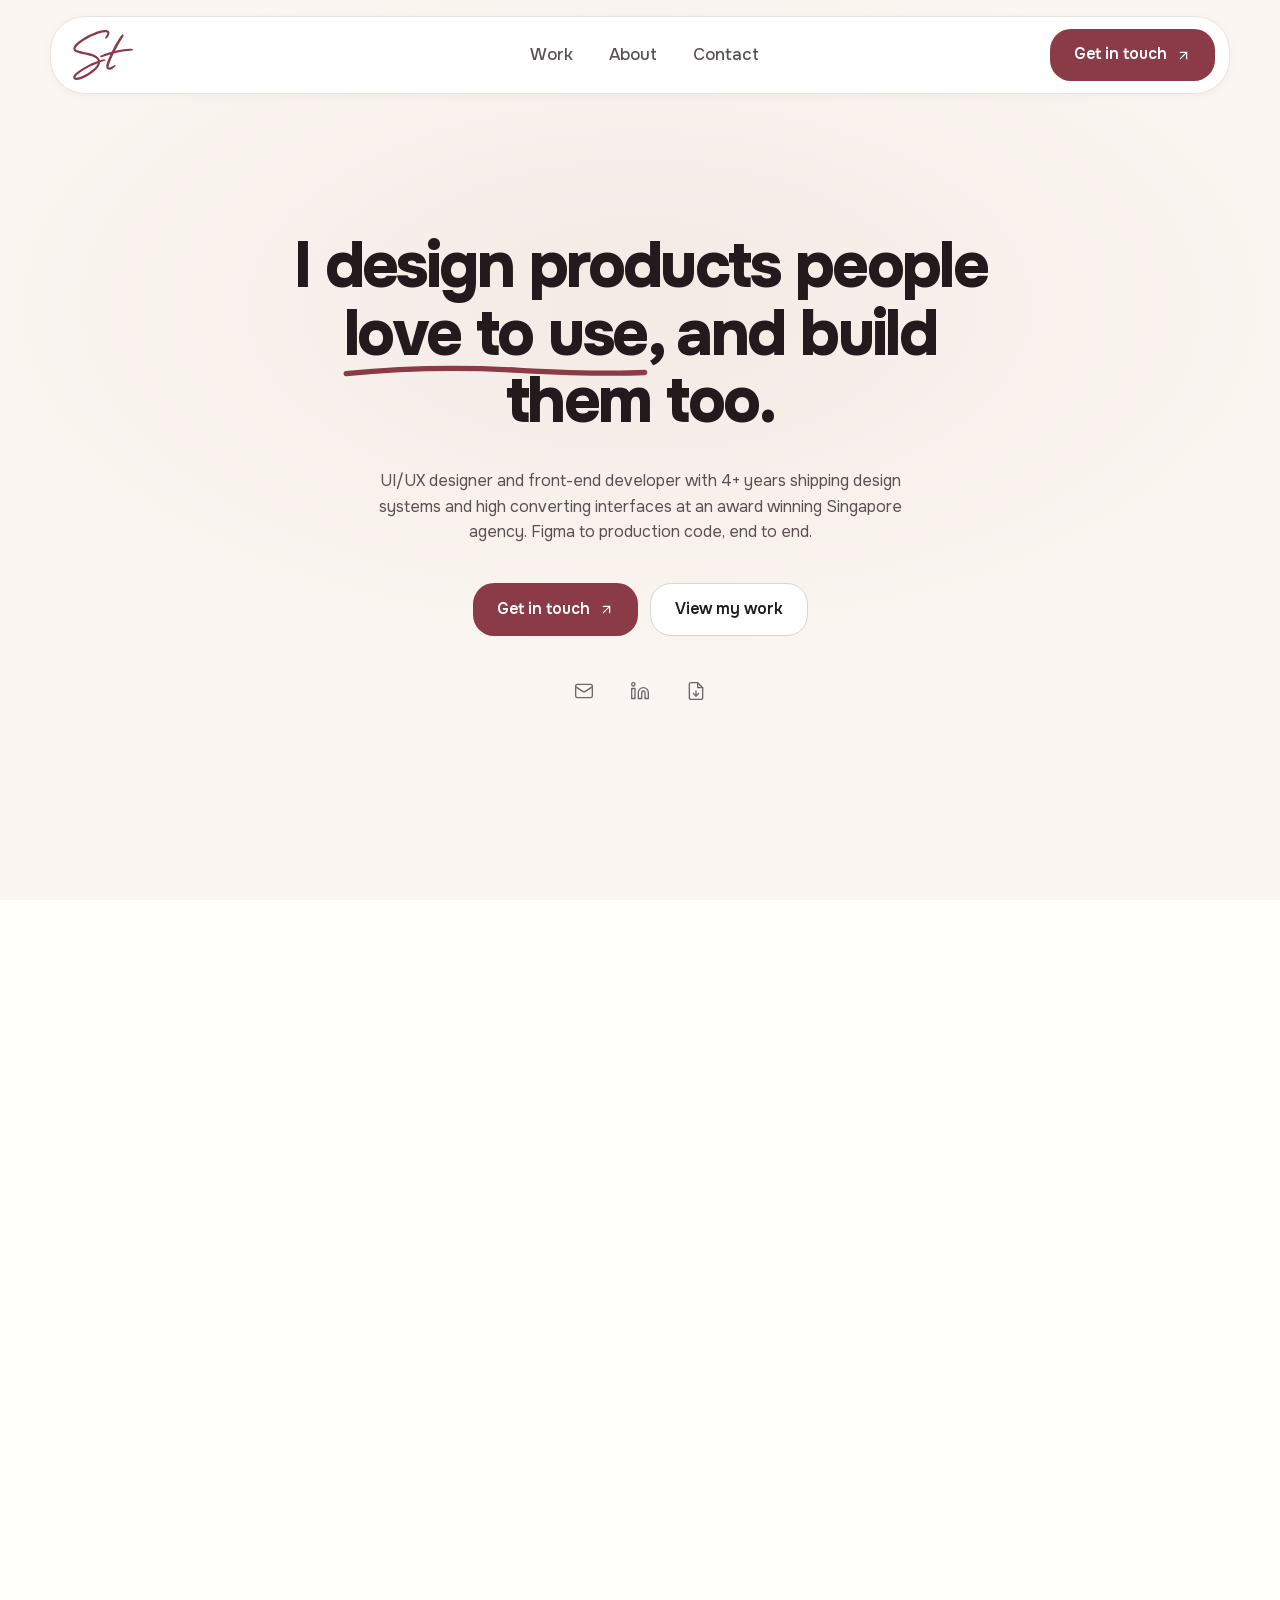
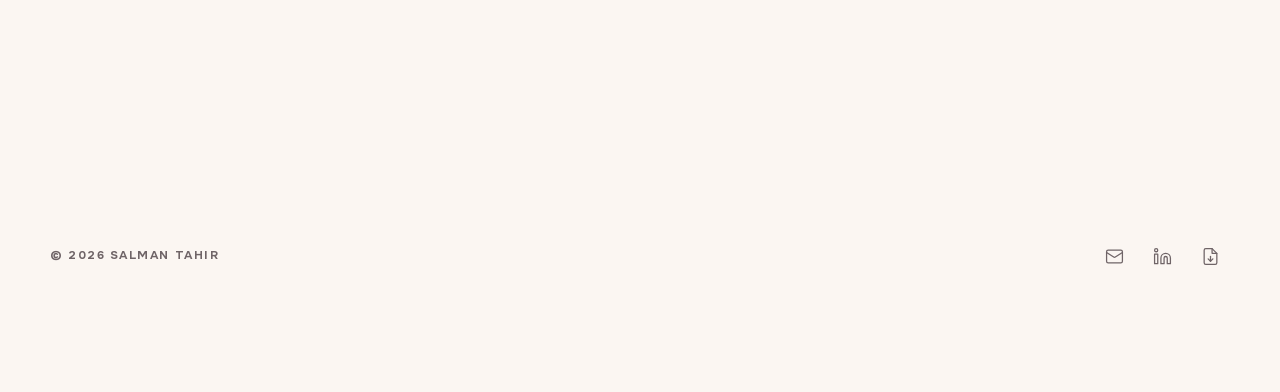
<file: index.html>
<!DOCTYPE html>
<html lang="en">
<head>
<meta charset="UTF-8">
<meta name="viewport" content="width=device-width, initial-scale=1.0">
<title>Salman Tahir · UI/UX Designer &amp; Front-End Developer</title>
<meta name="description" content="UI/UX designer and front-end developer with 4+ years at an award winning Singapore agency. I design products and build them in production code. Available for roles and freelance work, remote worldwide.">
<meta name="author" content="Salman Tahir">
<link rel="canonical" href="https://salmantahir.net/">

<meta property="og:site_name" content="Salman Tahir">
<meta property="og:title" content="Salman Tahir · UI/UX Designer &amp; Front-End Developer">
<meta property="og:description" content="I design products people love to use, and build them too. 4+ years at an award winning Singapore agency.">
<meta property="og:type" content="website">
<meta property="og:url" content="https://salmantahir.net/">
<meta property="og:image" content="https://salmantahir.net/assets/img/og-image.png">
<meta property="og:image:width" content="1200">
<meta property="og:image:height" content="630">
<meta property="og:locale" content="en_US">
<meta name="twitter:card" content="summary_large_image">
<meta name="twitter:title" content="Salman Tahir · UI/UX Designer &amp; Front-End Developer">
<meta name="twitter:description" content="I design products people love to use, and build them too.">
<meta name="twitter:image" content="https://salmantahir.net/assets/img/og-image.png">

<link rel="icon" type="image/svg+xml" href="/assets/img/favicon.svg">
<link rel="icon" type="image/png" sizes="32x32" href="/assets/img/favicon/icon-32.png">
<link rel="apple-touch-icon" sizes="180x180" href="/assets/img/favicon/icon-180.png">
<link rel="preload" href="/assets/fonts/onest-var.woff2" as="font" type="font/woff2" crossorigin>

<script type="application/ld+json">
{
  "@context":"https://schema.org",
  "@type":"Person",
  "name":"Salman Tahir",
  "url":"https://salmantahir.net/",
  "image":"https://salmantahir.net/assets/img/profile.jpg",
  "jobTitle":"UI/UX Designer & Front-End Developer",
  "email":"mailto:salmantahir0831@gmail.com",
  "description":"UI/UX designer and front-end developer with 4+ years shipping design systems and high converting interfaces at an award winning Singapore agency.",
  "worksFor":{"@type":"Organization","name":"Chillybin Web Design"},
  "alumniOf":[
    {"@type":"CollegeOrUniversity","name":"INTI International University"},
    {"@type":"CollegeOrUniversity","name":"Politeknik Brunei"}
  ],
  "knowsAbout":["UI Design","UX Design","Design Systems","Figma","HTML","CSS","JavaScript","Webflow","WordPress","Conversion Rate Optimisation"],
  "sameAs":["https://www.linkedin.com/in/salmantahir0831/"]
}
</script>

<link rel="stylesheet" href="/assets/css/site.css?v=2">
</head>
<body>

<!-- discipline glyphs, one per tag in the taxonomy -->
<svg width="0" height="0" style="position:absolute" aria-hidden="true" focusable="false"><defs>
  <g id="i-brand" fill="none" stroke="currentColor" stroke-width="1.9" stroke-linecap="round" stroke-linejoin="round"><path d="m12 3 2.1 6.3 6.3 2.1-6.3 2.1L12 21l-2.1-7.5L3.6 11.4l6.3-2.1z"/></g>
  <g id="i-research" fill="none" stroke="currentColor" stroke-width="1.9" stroke-linecap="round" stroke-linejoin="round"><circle cx="11" cy="11" r="7"/><path d="m20.5 20.5-4-4"/></g>
  <g id="i-ui" fill="none" stroke="currentColor" stroke-width="1.9" stroke-linecap="round" stroke-linejoin="round"><rect x="3" y="4" width="18" height="16" rx="2"/><path d="M3 9h18M9 20V9"/></g>
  <g id="i-web" fill="none" stroke="currentColor" stroke-width="1.9" stroke-linecap="round" stroke-linejoin="round"><circle cx="12" cy="12" r="9"/><path d="M3 12h18M12 3a15 15 0 0 1 0 18a15 15 0 0 1 0-18z"/></g>
  <g id="i-dev" fill="none" stroke="currentColor" stroke-width="1.9" stroke-linecap="round" stroke-linejoin="round"><path d="m16 18 5-6-5-6M8 6l-5 6 5 6"/></g>
  <g id="i-testing" fill="none" stroke="currentColor" stroke-width="1.9" stroke-linecap="round" stroke-linejoin="round"><rect x="5" y="4" width="14" height="17" rx="2"/><path d="M9 3.6h6v2.8H9zM8.8 13l2.2 2.2 4.2-4.2"/></g>
  <g id="i-ecom" fill="none" stroke="currentColor" stroke-width="1.9" stroke-linecap="round" stroke-linejoin="round"><path d="M5 8h14l-1.2 12H6.2z"/><path d="M9 8V6a3 3 0 0 1 6 0v2"/></g>
  <g id="i-seo" fill="none" stroke="currentColor" stroke-width="1.9" stroke-linecap="round" stroke-linejoin="round"><path d="m3 17 6-6 4 4 8-8"/><path d="M15 7h6v6"/></g>
</defs></svg>

<header class="hdr" id="hdr">
  <div class="hdr-in sq-xl">
    <a href="#top" class="mark" aria-label="Salman Tahir, home"></a>
    <nav class="hnav" id="hnav">
      <a href="/work/" class="act sq-xs">Work</a>
      <a href="/about/" class="act sq-xs">About</a>
      <a href="/contact/" class="act sq-xs">Contact</a>
    </nav>
    <div class="hdr-end">
      <a href="/contact/" class="btn btn-primary act sq-sm">Get in touch
        <svg class="arw" viewBox="0 0 24 24" fill="none" stroke="currentColor" stroke-width="2" stroke-linecap="round" stroke-linejoin="round"><line x1="7" y1="17" x2="17" y2="7"/><polyline points="7 7 17 7 17 17"/></svg>
      </a>
    </div>
    <button class="burger sq-sm" id="burger" aria-label="Menu" aria-expanded="false"><i></i><i></i></button>
  </div>
</header>

<main id="top">

  <!-- ============== HERO ============== -->
  <section class="hero">
    <div class="wrap">
      <h1 class="h-display rv">I design products people <span class="ul">love to use<svg viewBox="0 0 300 12" preserveAspectRatio="none" aria-hidden="true"><path d="M2 8C56 3 120 2 174 5c40 2 82 4 124 2"/></svg></span>, and build them too.</h1>
      <p class="lead rv d1">
        UI/UX designer and front-end developer with 4+ years shipping design systems and high
        converting interfaces at an award winning Singapore agency. Figma to production code,
        end to end.
      </p>
      <div class="hero-btns rv d2">
        <a href="/contact/" class="btn btn-primary act sq-sm">Get in touch
          <svg class="arw" viewBox="0 0 24 24" fill="none" stroke="currentColor" stroke-width="2" stroke-linecap="round" stroke-linejoin="round"><line x1="7" y1="17" x2="17" y2="7"/><polyline points="7 7 17 7 17 17"/></svg>
        </a>
        <a href="#work" class="btn btn-secondary act sq-sm">View my work</a>
      </div>
      <div class="socials rv d3">
        <a href="mailto:salmantahir0831@gmail.com" class="act act-bare" aria-label="Email">
          <svg viewBox="0 0 24 24" fill="none" stroke="currentColor" stroke-width="1.6" stroke-linecap="round" stroke-linejoin="round"><rect x="2" y="4" width="20" height="16" rx="2"/><path d="m22 7-8.97 5.7a1.94 1.94 0 0 1-2.06 0L2 7"/></svg>
        </a>
        <a href="https://www.linkedin.com/in/salmantahir0831/" target="_blank" rel="noopener" class="act act-bare" aria-label="LinkedIn">
          <svg viewBox="0 0 24 24" fill="none" stroke="currentColor" stroke-width="1.6" stroke-linecap="round" stroke-linejoin="round"><path d="M16 8a6 6 0 0 1 6 6v7h-4v-7a2 2 0 0 0-2-2 2 2 0 0 0-2 2v7h-4v-7a6 6 0 0 1 6-6z"/><rect x="2" y="9" width="4" height="12"/><circle cx="4" cy="4" r="2"/></svg>
        </a>
        <a href="/assets/Salman_Tahir_CV.pdf" target="_blank" rel="noopener" class="act act-bare" aria-label="Download CV">
          <svg viewBox="0 0 24 24" fill="none" stroke="currentColor" stroke-width="1.6" stroke-linecap="round" stroke-linejoin="round"><path d="M14 2H6a2 2 0 0 0-2 2v16a2 2 0 0 0 2 2h12a2 2 0 0 0 2-2V8z"/><polyline points="14 2 14 8 20 8"/><line x1="12" y1="18" x2="12" y2="12"/><polyline points="9 15 12 18 15 15"/></svg>
        </a>
      </div>
    </div>
  </section>

  <!-- ============== FEATURED 01 ============== -->
  <section class="case" id="work">
    <div class="wrap">
      <div class="case-head stg rv">
        <span class="eyebrow label">Featured case study</span>
        <h2 class="h-case">A brand and a storefront for an <span class="ul">NFC startup<svg viewBox="0 0 300 12" preserveAspectRatio="none" aria-hidden="true"><path d="M2 8C56 3 120 2 174 5c40 2 82 4 124 2"/></svg></span>, built from scratch</h2>
        <p class="case-p">
          A group of entrepreneurs in Brunei had an idea for a business card you tap instead of
          hand over, and nobody to build it. I designed the identity and the site, and shipped it
          on WordPress with WooCommerce ordering. It sold over 1,000 cards in its first year and
          took on both of Brunei's telecom operators as clients.
        </p>
        <div class="tags">
          <span class="tag label sq-xs"><svg viewBox="0 0 24 24"><use href="#i-brand"/></svg>Brand identity</span>
          <span class="tag label sq-xs"><svg viewBox="0 0 24 24"><use href="#i-research"/></svg>UX research</span>
          <span class="tag label sq-xs"><svg viewBox="0 0 24 24"><use href="#i-web"/></svg>Web design</span>
          <span class="tag label sq-xs"><svg viewBox="0 0 24 24"><use href="#i-dev"/></svg>WordPress</span>
          <span class="tag label sq-xs"><svg viewBox="0 0 24 24"><use href="#i-ecom"/></svg>WooCommerce</span>
        </div>
      </div>
      <a href="/work/tag-technologies/" class="shot rv d1 sq-lg" aria-label="Tag Technologies case study">
        <img src="/assets/img/tag-technologies/feature-800.webp" srcset="/assets/img/tag-technologies/feature-800.webp 1200w, /assets/img/tag-technologies/feature.webp 2000w" sizes="(max-width:1260px) 92vw, 1180px" width="2000" height="1250" alt="Tag Technologies marketing site, an NFC business card shown on a dark homepage" loading="lazy">
        <span class="chip-follow"><span>View case study
          <svg viewBox="0 0 24 24" fill="none" stroke="currentColor" stroke-width="2.2" stroke-linecap="round" stroke-linejoin="round"><line x1="7" y1="17" x2="17" y2="7"/><polyline points="7 7 17 7 17 17"/></svg>
        </span></span>
      </a>
    </div>
  </section>

  <!-- ============== FEATURED 02 ============== -->
  <section class="case band">
    <div class="wrap">
      <div class="case-head stg rv">
        <span class="eyebrow label">Featured case study</span>
        <h2 class="h-case">A research led redesign that <span class="ul">moved the numbers<svg viewBox="0 0 300 12" preserveAspectRatio="none" aria-hidden="true"><path d="M2 8C56 3 120 2 174 5c40 2 82 4 124 2"/></svg></span></h2>
        <p class="case-p">
          BizDigital's portfolio site was not converting the visitors it already earned. I ran user
          research and iterative usability testing to find where people dropped out, then rebuilt
          the structure around what the tests showed. Engagement rose 30%, lead generation 20%.
        </p>
        <div class="tags">
          <span class="tag label sq-xs"><svg viewBox="0 0 24 24"><use href="#i-research"/></svg>UX research</span>
          <span class="tag label sq-xs"><svg viewBox="0 0 24 24"><use href="#i-testing"/></svg>Usability testing</span>
          <span class="tag label sq-xs"><svg viewBox="0 0 24 24"><use href="#i-web"/></svg>Web design</span>
        </div>
      </div>
      <div class="shot rv d1 sq-lg">
        <img src="/assets/img/bizdigital/feature.webp" width="1600" height="1757" alt="BizDigital agency website redesign" loading="lazy">
      </div>
    </div>
  </section>

  <!-- ============== FEATURED 03 ============== -->
  <section class="case">
    <div class="wrap">
      <div class="case-head stg rv">
        <span class="eyebrow label">Featured case study</span>
        <h2 class="h-case">A desktop app that keeps the file <span class="ul">on your machine<svg viewBox="0 0 300 12" preserveAspectRatio="none" aria-hidden="true"><path d="M2 8C56 3 120 2 174 5c40 2 82 4 124 2"/></svg></span></h2>
        <p class="case-p">
          Every tool for splitting a long PDF into chapters wanted the file uploaded to someone
          else's server first, which rules them out for anything confidential. So I designed and
          built a desktop app that does the whole job locally. Nothing is uploaded, nothing is
          stored, and it works with no connection at all.
        </p>
        <div class="tags">
          <button type="button" class="tag label sq-xs act" data-tag="ui" aria-pressed="false"><svg viewBox="0 0 24 24"><use href="#i-ui"/></svg>UI design</button>
          <button type="button" class="tag label sq-xs act" data-tag="dev" aria-pressed="false"><svg viewBox="0 0 24 24"><use href="#i-dev"/></svg>Development</button>
        </div>
      </div>
      <div class="shot shot--mark rv d1 sq-lg">
        <img src="/assets/img/pdf-splitter/feature.webp" width="1600" height="1600" alt="PDF Splitter application mark" loading="lazy">
      </div>
    </div>
  </section>

  <!-- ============== MORE WORK ============== -->
  <section class="more band">
    <div class="wrap">
      <div class="stg rv">
        <span class="eyebrow label">More work</span>
        <h2 class="h-sec">Other things I've <span class="ul">designed and shipped<svg viewBox="0 0 300 12" preserveAspectRatio="none" aria-hidden="true"><path d="M2 8C56 3 120 2 174 5c40 2 82 4 124 2"/></svg></span></h2>
        <div class="filters" id="filters" role="group" aria-label="Filter work by discipline">
          <span class="filters-k label">Filter</span>
          <button class="chip chip-all label act sq-xs" data-tag="" aria-pressed="true">All</button>
          <button class="chip label act sq-xs" data-tag="ui" aria-pressed="false"><svg viewBox="0 0 24 24"><use href="#i-ui"/></svg>UI design</button>
          <button class="chip label act sq-xs" data-tag="dev" aria-pressed="false"><svg viewBox="0 0 24 24"><use href="#i-dev"/></svg>Development</button>
          <button class="chip label act sq-xs" data-tag="web" aria-pressed="false"><svg viewBox="0 0 24 24"><use href="#i-web"/></svg>Web design</button>
          <button class="chip label act sq-xs" data-tag="seo" aria-pressed="false"><svg viewBox="0 0 24 24"><use href="#i-seo"/></svg>SEO</button>
          <button class="chip label act sq-xs" data-tag="ecom" aria-pressed="false"><svg viewBox="0 0 24 24"><use href="#i-ecom"/></svg>E-commerce</button>
        </div>
      </div>

      <div class="grid2" id="workGrid">

        <article class="mini rv d1" data-tags="ui web">
          <span class="mini-shot sq-lg">
            <img src="/assets/img/fxcubict/feature.webp" width="1200" height="975" alt="Fxcubict fintech landing page" loading="lazy">
          </span>
          <h3 class="mini-t">Fxcubict</h3>
          <p class="mini-p">A conversion focused landing page for a fintech startup, structured around a single path to sign up.</p>
          <div class="tags">
            <button type="button" class="tag label sq-xs act" data-tag="ui" aria-pressed="false"><svg viewBox="0 0 24 24"><use href="#i-ui"/></svg>UI design</button>
            <button type="button" class="tag label sq-xs act" data-tag="web" aria-pressed="false"><svg viewBox="0 0 24 24"><use href="#i-web"/></svg>Web design</button>
          </div>
        </article>

        <article class="mini rv" data-tags="web seo">
          <span class="mini-shot sq-lg">
            <img src="/assets/img/stofficials/feature.webp" width="1200" height="905" alt="Stofficials editorial blog" loading="lazy">
          </span>
          <h3 class="mini-t">Stofficials</h3>
          <p class="mini-p">Colour, layout, custom graphics and SEO for an immersive editorial reading experience.</p>
          <div class="tags">
            <button type="button" class="tag label sq-xs act" data-tag="web" aria-pressed="false"><svg viewBox="0 0 24 24"><use href="#i-web"/></svg>Web design</button>
            <button type="button" class="tag label sq-xs act" data-tag="seo" aria-pressed="false"><svg viewBox="0 0 24 24"><use href="#i-seo"/></svg>SEO</button>
          </div>
        </article>

        <article class="mini rv d1" data-tags="ecom dev">
          <span class="mini-shot sq-lg">
            <img src="/assets/img/evendor/feature.webp" width="1200" height="916" alt="eVendor online store" loading="lazy">
          </span>
          <h3 class="mini-t">eVendor</h3>
          <p class="mini-p">A working online store built end to end for a student startup, from storefront to checkout.</p>
          <div class="tags">
            <button type="button" class="tag label sq-xs act" data-tag="ecom" aria-pressed="false"><svg viewBox="0 0 24 24"><use href="#i-ecom"/></svg>E-commerce</button>
            <button type="button" class="tag label sq-xs act" data-tag="dev" aria-pressed="false"><svg viewBox="0 0 24 24"><use href="#i-dev"/></svg>Development</button>
          </div>
        </article>

        <p class="empty label" id="emptyState" hidden>No projects match that combination yet</p>
      </div>
      <div class="about-foot rv">
        <a href="/work/" class="btn btn-primary act sq-sm">View all work
          <svg class="arw" viewBox="0 0 24 24" fill="none" stroke="currentColor" stroke-width="2" stroke-linecap="round" stroke-linejoin="round"><line x1="7" y1="17" x2="17" y2="7"/><polyline points="7 7 17 7 17 17"/></svg>
        </a>
      </div>
    </div>
  </section>

  <!-- ============== ABOUT ============== -->
  <section class="about" id="about">
    <div class="wrap">
      <div class="stg rv">
        <span class="eyebrow label">About</span>
        <h2 class="h-sec">A designer who <span class="ul">speaks developer<svg viewBox="0 0 300 12" preserveAspectRatio="none" aria-hidden="true"><path d="M2 8C56 3 120 2 174 5c40 2 82 4 124 2"/></svg></span></h2>
      </div>

      <div class="bento">
        <div class="b b-bio act sq-lg rv">
          <div class="b-k label">
            <svg viewBox="0 0 24 24" fill="none" stroke="currentColor" stroke-width="1.8" stroke-linecap="round" stroke-linejoin="round"><path d="M20 21v-2a4 4 0 0 0-4-4H8a4 4 0 0 0-4 4v2"/><circle cx="12" cy="7" r="4"/></svg>
            About me
          </div>
          <p>
            I'm a UI/UX designer with a Computer Science background, currently at Chillybin Web
            Design, an award winning agency with offices in Singapore and Australia.
          </p>
          <p>
            I've architected design systems and shipped end to end work across healthcare, real
            estate, finance and philanthropy. Research led and outcome focused, I'm as comfortable
            running stakeholder discovery as I am writing the production code that brings a design
            to life.
          </p>
          <span class="cert act sq-sm"><img src="/assets/img/google-logo.png" width="18" height="18" alt="Google"> Google UX Design Professional Certificate</span>
        </div>

        <div class="b b-photo act sq-lg rv d1">
          <img src="/assets/img/profile.webp" width="900" height="900" alt="Salman Tahir" class="sq-lg">
        </div>

        <div class="b b-edu act sq-lg rv d2">
          <div class="b-k label">
            <svg viewBox="0 0 24 24" fill="none" stroke="currentColor" stroke-width="1.8" stroke-linecap="round" stroke-linejoin="round"><path d="M22 10v6M2 10l10-5 10 5-10 5z"/><path d="M6 12v5c3 3 9 3 12 0v-5"/></svg>
            Education
          </div>
          <div class="entry">
            <span class="entry-logo sq-xs"><img src="/assets/img/logos/inti.png" alt="INTI International University"></span>
            <div>
              <div class="entry-t">BSc Computer Science</div>
              <div class="entry-s">INTI International University</div>
              <div class="entry-d">Jan 2024 - Jan 2027</div>
              <span class="award act"><svg viewBox="0 0 24 24" fill="none" stroke="currentColor" stroke-width="2" stroke-linecap="round" stroke-linejoin="round"><circle cx="12" cy="8" r="6"/><path d="M15.5 13.5 17 22l-5-3-5 3 1.5-8.5"/></svg>INTI Merit Scholarship</span>
            </div>
          </div>
          <div class="entry">
            <span class="entry-logo sq-xs"><img src="/assets/img/logos/politeknik-brunei.png" alt="Politeknik Brunei"></span>
            <div>
              <div class="entry-t">Diploma in Information Systems</div>
              <div class="entry-s">Politeknik Brunei</div>
              <div class="entry-d">Jul 2020 - Jul 2023</div>
              <span class="award act"><svg viewBox="0 0 24 24" fill="none" stroke="currentColor" stroke-width="2" stroke-linecap="round" stroke-linejoin="round"><circle cx="12" cy="8" r="6"/><path d="M15.5 13.5 17 22l-5-3-5 3 1.5-8.5"/></svg>Government Scholarship</span>
            </div>
          </div>
        </div>

        <div class="b b-work act sq-lg rv d3">
          <div class="b-k label">
            <svg viewBox="0 0 24 24" fill="none" stroke="currentColor" stroke-width="1.8" stroke-linecap="round" stroke-linejoin="round"><rect x="2" y="7" width="20" height="14" rx="2"/><path d="M16 21V5a2 2 0 0 0-2-2h-4a2 2 0 0 0-2 2v16"/></svg>
            Work
          </div>
          <div class="entry">
            <span class="entry-logo sq-xs"><img src="/assets/img/logos/chillybin.png" alt="Chillybin Web Design"></span>
            <div>
              <div class="entry-t">UI/UX Designer <span class="badge act">Currently</span></div>
              <div class="entry-s">Chillybin Web Design</div>
              <div class="entry-d">Jul 2023 - Present</div>
            </div>
          </div>
          <div class="entry">
            <span class="entry-logo sq-xs"><img class="bleed" src="/assets/img/bizdigital/logo.jpg" alt="BizDigital Sdn Bhd"></span>
            <div>
              <div class="entry-t">UI/UX Designer</div>
              <div class="entry-s">BizDigital Sdn Bhd · Intern</div>
              <div class="entry-d">Jan 2023 - Jun 2023</div>
            </div>
          </div>
          <div class="entry">
            <span class="entry-logo sq-xs"><img src="/assets/img/logos/digital-sage.png" alt="Digital Sage"></span>
            <div>
              <div class="entry-t">UI/UX Designer</div>
              <div class="entry-s">Digital Sage · Part-time</div>
              <div class="entry-d">Jan 2022 - Jan 2023</div>
            </div>
          </div>
        </div>

        <div class="b b-kit act sq-lg rv d4">
          <div class="b-k label">
            <svg viewBox="0 0 24 24" fill="none" stroke="currentColor" stroke-width="1.8" stroke-linecap="round" stroke-linejoin="round"><polyline points="16 18 22 12 16 6"/><polyline points="8 6 2 12 8 18"/></svg>
            Tools and stack
          </div>
          <ul class="kit">
            <li><span><img src="/assets/img/logos/figma.svg" alt=""></span>Figma</li>
            <li><span><img src="/assets/img/logos/webflow.svg" alt=""></span>Webflow</li>
            <li><span class="adobe adobe-ps">Ps</span>Photoshop</li>
            <li><span><img src="/assets/img/logos/framer.svg" alt=""></span>Framer</li>
            <li><span class="adobe adobe-ai">Ai</span>Illustrator</li>
            <li><span><img src="/assets/img/logos/wordpress.svg" alt=""></span>WordPress</li>
            <li><span class="adobe adobe-ae">Ae</span>After Effects</li>
            <li><span><img src="/assets/img/logos/elementor.svg" alt=""></span>Elementor</li>
            <li><span class="adobe adobe-pr">Pr</span>Premiere Pro</li>
            <li><span><img src="/assets/img/logos/microsoft-clarity.svg" alt=""></span>Microsoft Clarity</li>
            <li><span><img src="/assets/img/logos/canva.png" alt=""></span>Canva</li>
            <li><span><img src="/assets/img/logos/hotjar.svg" alt=""></span>Hotjar</li>
          </ul>
        </div>
      </div>
    </div>
  </section>

  <!-- ============== CTA ============== -->
  <section class="cta-sec band" id="contact">
    <div class="wrap">
      <div class="cta sq-lg rv">
        <h2 class="h-sec">Let's build something worth shipping</h2>
        <p class="cta-p">
          Open to full time and contract roles, plus a small number of freelance projects.
          Remote, worldwide.
        </p>
        <div class="cta-actions">
          <a href="mailto:salmantahir0831@gmail.com" class="btn btn-primary act sq-sm">
            salmantahir0831@gmail.com
            <svg class="arw" viewBox="0 0 24 24" fill="none" stroke="currentColor" stroke-width="2" stroke-linecap="round" stroke-linejoin="round"><line x1="7" y1="17" x2="17" y2="7"/><polyline points="7 7 17 7 17 17"/></svg>
          </a>
          <a href="/assets/Salman_Tahir_CV.pdf" target="_blank" rel="noopener" class="btn btn-ondark act sq-sm">Download resume</a>
        </div>
      </div>
    </div>
  </section>

</main>

<footer class="ftr">
  <div class="ftr-in">
    <span class="ftr-c label">© 2026 Salman Tahir</span>
    <nav class="ftr-n">
      <a href="mailto:salmantahir0831@gmail.com" class="act act-bare" aria-label="Email">
        <svg viewBox="0 0 24 24" fill="none" stroke="currentColor" stroke-width="1.6" stroke-linecap="round" stroke-linejoin="round"><rect x="2" y="4" width="20" height="16" rx="2"/><path d="m22 7-8.97 5.7a1.94 1.94 0 0 1-2.06 0L2 7"/></svg>
      </a>
      <a href="https://www.linkedin.com/in/salmantahir0831/" target="_blank" rel="noopener" class="act act-bare" aria-label="LinkedIn">
        <svg viewBox="0 0 24 24" fill="none" stroke="currentColor" stroke-width="1.6" stroke-linecap="round" stroke-linejoin="round"><path d="M16 8a6 6 0 0 1 6 6v7h-4v-7a2 2 0 0 0-2-2 2 2 0 0 0-2 2v7h-4v-7a6 6 0 0 1 6-6z"/><rect x="2" y="9" width="4" height="12"/><circle cx="4" cy="4" r="2"/></svg>
      </a>
      <a href="/assets/Salman_Tahir_CV.pdf" target="_blank" rel="noopener" class="act act-bare" aria-label="Download CV">
        <svg viewBox="0 0 24 24" fill="none" stroke="currentColor" stroke-width="1.6" stroke-linecap="round" stroke-linejoin="round"><path d="M14 2H6a2 2 0 0 0-2 2v16a2 2 0 0 0 2 2h12a2 2 0 0 0 2-2V8z"/><polyline points="14 2 14 8 20 8"/><line x1="12" y1="18" x2="12" y2="12"/><polyline points="9 15 12 18 15 15"/></svg>
      </a>
    </nav>
  </div>
</footer>

<script src="/assets/js/lenis.min.js" defer></script>
<script src="/assets/js/site.js?v=2" defer></script>
</body>
</html>
</file>
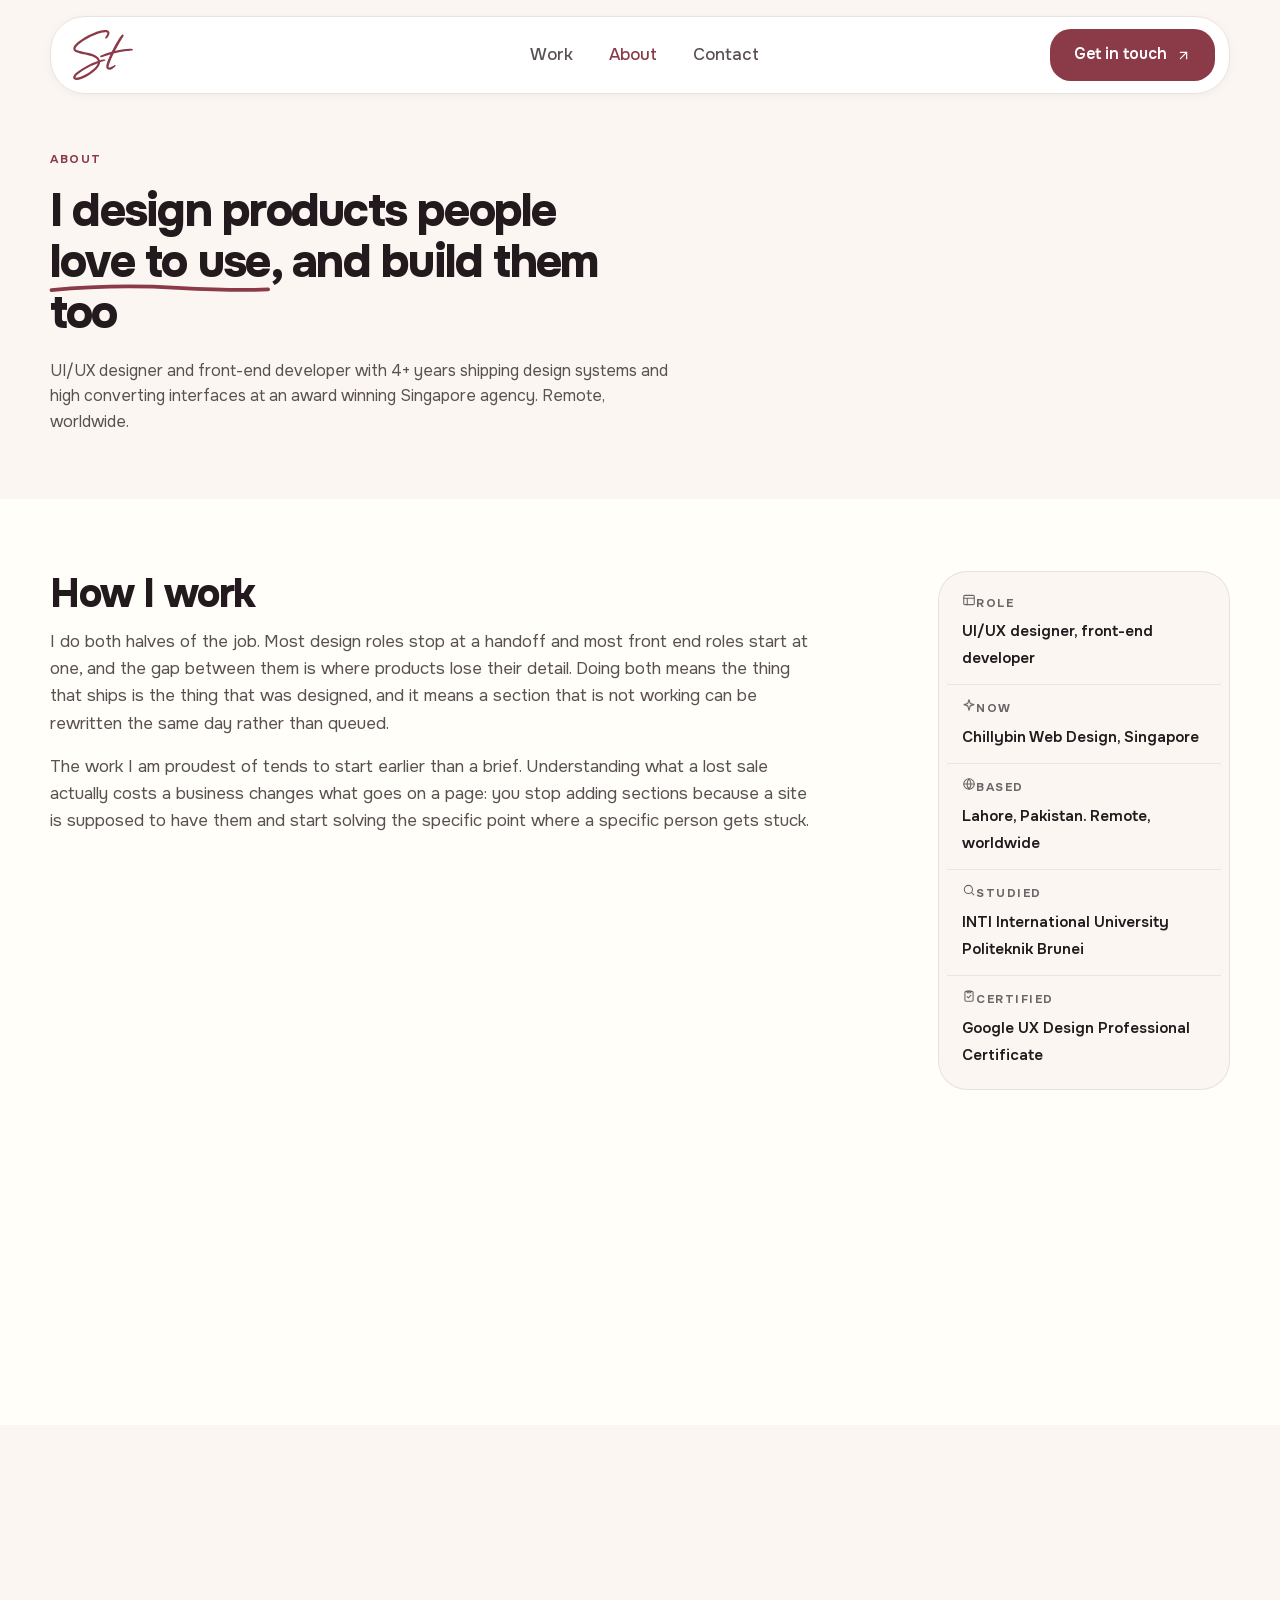
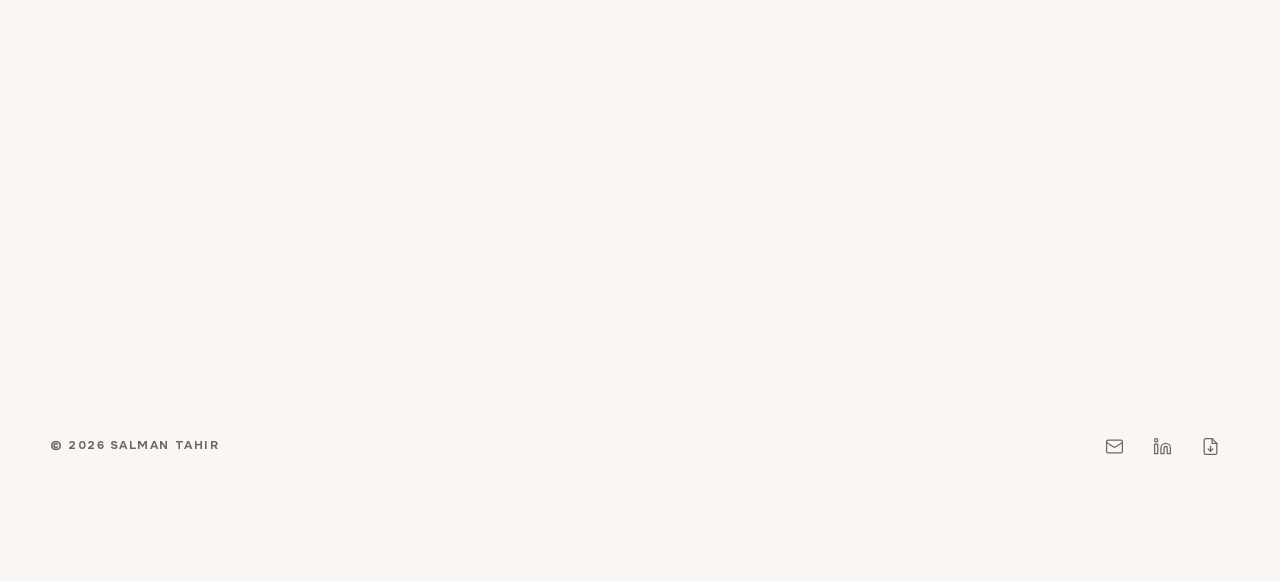
<file: about/index.html>
<!DOCTYPE html>
<html lang="en">
<head>
<meta charset="UTF-8">
<meta name="viewport" content="width=device-width, initial-scale=1.0">
<title>About · Salman Tahir</title>
<meta name="description" content="UI/UX designer and front-end developer with 4+ years at an award winning Singapore agency. I design products and build them in production code. Remote, worldwide.">
<meta name="author" content="Salman Tahir">
<link rel="canonical" href="https://salmantahir.net/about/">

<meta property="og:site_name" content="Salman Tahir">
<meta property="og:title" content="About · Salman Tahir">
<meta property="og:description" content="UI/UX designer and front-end developer with 4+ years at an award winning Singapore agency. I design products and build them in production code. Remote, worldwide.">
<meta property="og:type" content="website">
<meta property="og:url" content="https://salmantahir.net/about/">
<meta property="og:image" content="https://salmantahir.net/assets/img/og-image.png">
<meta property="og:image:width" content="1200">
<meta property="og:image:height" content="630">
<meta property="og:locale" content="en_US">
<meta name="twitter:card" content="summary_large_image">
<meta name="twitter:title" content="About · Salman Tahir">
<meta name="twitter:description" content="UI/UX designer and front-end developer with 4+ years at an award winning Singapore agency. I design products and build them in production code. Remote, worldwide.">
<meta name="twitter:image" content="https://salmantahir.net/assets/img/og-image.png">

<link rel="icon" type="image/svg+xml" href="/assets/img/favicon.svg">
<link rel="icon" type="image/png" sizes="32x32" href="/assets/img/favicon/icon-32.png">
<link rel="apple-touch-icon" sizes="180x180" href="/assets/img/favicon/icon-180.png">
<link rel="preload" href="/assets/fonts/onest-var.woff2" as="font" type="font/woff2" crossorigin>

<script type="application/ld+json">
{
  "@context":"https://schema.org",
  "@type":"AboutPage",
  "url":"https://salmantahir.net/about/",
  "mainEntity":{
    "@type":"Person",
    "name":"Salman Tahir",
    "url":"https://salmantahir.net/",
    "jobTitle":"UI/UX Designer & Front-End Developer",
    "worksFor":{"@type":"Organization","name":"Chillybin Web Design"},
    "alumniOf":[
      {"@type":"CollegeOrUniversity","name":"INTI International University"},
      {"@type":"CollegeOrUniversity","name":"Politeknik Brunei"}
    ]
  }
}
</script>

<link rel="stylesheet" href="/assets/css/site.css?v=2">
</head>
<body>

<!-- discipline glyphs, one per tag in the taxonomy -->
<svg width="0" height="0" style="position:absolute" aria-hidden="true" focusable="false"><defs>
  <g id="i-brand" fill="none" stroke="currentColor" stroke-width="1.9" stroke-linecap="round" stroke-linejoin="round"><path d="m12 3 2.1 6.3 6.3 2.1-6.3 2.1L12 21l-2.1-7.5L3.6 11.4l6.3-2.1z"/></g>
  <g id="i-research" fill="none" stroke="currentColor" stroke-width="1.9" stroke-linecap="round" stroke-linejoin="round"><circle cx="11" cy="11" r="7"/><path d="m20.5 20.5-4-4"/></g>
  <g id="i-ui" fill="none" stroke="currentColor" stroke-width="1.9" stroke-linecap="round" stroke-linejoin="round"><rect x="3" y="4" width="18" height="16" rx="2"/><path d="M3 9h18M9 20V9"/></g>
  <g id="i-web" fill="none" stroke="currentColor" stroke-width="1.9" stroke-linecap="round" stroke-linejoin="round"><circle cx="12" cy="12" r="9"/><path d="M3 12h18M12 3a15 15 0 0 1 0 18a15 15 0 0 1 0-18z"/></g>
  <g id="i-dev" fill="none" stroke="currentColor" stroke-width="1.9" stroke-linecap="round" stroke-linejoin="round"><path d="m16 18 5-6-5-6M8 6l-5 6 5 6"/></g>
  <g id="i-testing" fill="none" stroke="currentColor" stroke-width="1.9" stroke-linecap="round" stroke-linejoin="round"><rect x="5" y="4" width="14" height="17" rx="2"/><path d="M9 3.6h6v2.8H9zM8.8 13l2.2 2.2 4.2-4.2"/></g>
  <g id="i-ecom" fill="none" stroke="currentColor" stroke-width="1.9" stroke-linecap="round" stroke-linejoin="round"><path d="M5 8h14l-1.2 12H6.2z"/><path d="M9 8V6a3 3 0 0 1 6 0v2"/></g>
  <g id="i-seo" fill="none" stroke="currentColor" stroke-width="1.9" stroke-linecap="round" stroke-linejoin="round"><path d="m3 17 6-6 4 4 8-8"/><path d="M15 7h6v6"/></g>
</defs></svg>

<header class="hdr" id="hdr">
  <div class="hdr-in sq-xl">
    <a href="/" class="mark" aria-label="Salman Tahir, home"></a>
    <nav class="hnav" id="hnav">
      <a href="/work/" class="act sq-xs">Work</a>
      <a href="/about/" class="act sq-xs on">About</a>
      <a href="/contact/" class="act sq-xs">Contact</a>
    </nav>
    <div class="hdr-end">
      <a href="/contact/" class="btn btn-primary act sq-sm">Get in touch <svg class="arw" viewBox="0 0 24 24" fill="none" stroke="currentColor" stroke-width="2" stroke-linecap="round" stroke-linejoin="round"><line x1="7" y1="17" x2="17" y2="7"/><polyline points="7 7 17 7 17 17"/></svg></a>
    </div>
    <button class="burger sq-sm" id="burger" aria-label="Menu" aria-expanded="false"><i></i><i></i></button>
  </div>
</header>

<main id="top">

  <section class="page-top">
    <div class="wrap">
      <div class="stg rv">
        <span class="eyebrow label">About</span>
        <h1 class="h-sec">I design products people <span class="ul">love to use<svg viewBox="0 0 300 12" preserveAspectRatio="none" aria-hidden="true"><path d="M2 8C56 3 120 2 174 5c40 2 82 4 124 2"/></svg></span>, and build them too</h1>
        <p class="page-lead">
          UI/UX designer and front-end developer with 4+ years shipping design systems and high
          converting interfaces at an award winning Singapore agency. Remote, worldwide.
        </p>
      </div>

    </div>
  </section>

  <section class="about-sec">
    <div class="wrap">
      <div class="about-body">
        <div class="about-main">
          <h2 class="rv">How I work</h2>
          <p class="rv">
            I do both halves of the job. Most design roles stop at a handoff and most front end
            roles start at one, and the gap between them is where products lose their detail. Doing
            both means the thing that ships is the thing that was designed, and it means a section
            that is not working can be rewritten the same day rather than queued.
          </p>
          <p class="rv">
            The work I am proudest of tends to start earlier than a brief. Understanding what a lost
            sale actually costs a business changes what goes on a page: you stop adding sections
            because a site is supposed to have them and start solving the specific point where a
            specific person gets stuck.
          </p>

          <h2 class="rv">Where I have worked</h2>
          <p class="rv">
            I am a UI/UX designer at <strong>Chillybin Web Design</strong>, a Singapore agency, where
            I work on design systems and conversion focused interfaces for clients across Asia
            Pacific. Before that I was at <strong>Digital Sage</strong>, and alongside my studies in
            Brunei I built <strong>Tag Technologies</strong>, an NFC business card company, from an
            idea with no name on it to a registered business selling to both of the country's
            telecom operators.
          </p>

          <h2 class="rv">What I am good at</h2>
          <p class="rv">
            Design systems that survive being handed to other people. Interfaces measured on whether
            they convert rather than whether they photograph well. Production HTML, CSS and
            JavaScript, and enough WordPress and Webflow to ship on whatever a client already runs.
            Brand identity when a project needs one built from scratch.
          </p>
        </div>

        <aside class="rail surf act rv rv-x sq-md">
          <span class="rail-row"><span class="rail-k eyebrow-2 label"><svg viewBox="0 0 24 24"><use href="#i-ui"/></svg>Role</span><span class="rail-v">UI/UX designer, front-end developer</span></span>
          <span class="rail-row"><span class="rail-k eyebrow-2 label"><svg viewBox="0 0 24 24"><use href="#i-brand"/></svg>Now</span><span class="rail-v">Chillybin Web Design, Singapore</span></span>
          <span class="rail-row"><span class="rail-k eyebrow-2 label"><svg viewBox="0 0 24 24"><use href="#i-web"/></svg>Based</span><span class="rail-v">Lahore, Pakistan. Remote, worldwide</span></span>
          <span class="rail-row"><span class="rail-k eyebrow-2 label"><svg viewBox="0 0 24 24"><use href="#i-research"/></svg>Studied</span><span class="rail-v">INTI International University<br>Politeknik Brunei</span></span>
          <span class="rail-row"><span class="rail-k eyebrow-2 label"><svg viewBox="0 0 24 24"><use href="#i-testing"/></svg>Certified</span><span class="rail-v">Google UX Design Professional Certificate</span></span>
        </aside>
      </div>
    </div>
  </section>

  <section class="cta-sec band">
    <div class="wrap">
      <div class="cta sq-lg rv">
        <h2 class="h-sec">Let's build something worth shipping</h2>
        <p class="cta-p">
          Open to full time and contract roles, plus a small number of freelance projects.
          Remote, worldwide.
        </p>
        <div class="cta-actions">
          <a href="/contact/" class="btn btn-primary act sq-sm">Get in touch <svg class="arw" viewBox="0 0 24 24" fill="none" stroke="currentColor" stroke-width="2" stroke-linecap="round" stroke-linejoin="round"><line x1="7" y1="17" x2="17" y2="7"/><polyline points="7 7 17 7 17 17"/></svg></a>
          <a href="/work/" class="btn btn-ondark act sq-sm">View all work</a>
        </div>
      </div>
    </div>
  </section>

</main>

<footer class="ftr">
  <div class="ftr-in">
    <span class="ftr-c label">© 2026 Salman Tahir</span>
    <nav class="ftr-n">
      <a href="mailto:salmantahir0831@gmail.com" class="act act-bare" aria-label="Email">
        <svg viewBox="0 0 24 24" fill="none" stroke="currentColor" stroke-width="1.6" stroke-linecap="round" stroke-linejoin="round"><rect x="2" y="4" width="20" height="16" rx="2"/><path d="m22 7-8.97 5.7a1.94 1.94 0 0 1-2.06 0L2 7"/></svg>
      </a>
      <a href="https://www.linkedin.com/in/salmantahir0831/" target="_blank" rel="noopener" class="act act-bare" aria-label="LinkedIn">
        <svg viewBox="0 0 24 24" fill="none" stroke="currentColor" stroke-width="1.6" stroke-linecap="round" stroke-linejoin="round"><path d="M16 8a6 6 0 0 1 6 6v7h-4v-7a2 2 0 0 0-2-2 2 2 0 0 0-2 2v7h-4v-7a6 6 0 0 1 6-6z"/><rect x="2" y="9" width="4" height="12"/><circle cx="4" cy="4" r="2"/></svg>
      </a>
      <a href="/assets/Salman_Tahir_CV.pdf" target="_blank" rel="noopener" class="act act-bare" aria-label="Download CV">
        <svg viewBox="0 0 24 24" fill="none" stroke="currentColor" stroke-width="1.6" stroke-linecap="round" stroke-linejoin="round"><path d="M14 2H6a2 2 0 0 0-2 2v16a2 2 0 0 0 2 2h12a2 2 0 0 0 2-2V8z"/><polyline points="14 2 14 8 20 8"/><line x1="12" y1="18" x2="12" y2="12"/><polyline points="9 15 12 18 15 15"/></svg>
      </a>
    </nav>
  </div>
</footer>

<script src="/assets/js/lenis.min.js" defer></script>
<script src="/assets/js/site.js?v=2" defer></script>
</body>
</html>
</file>
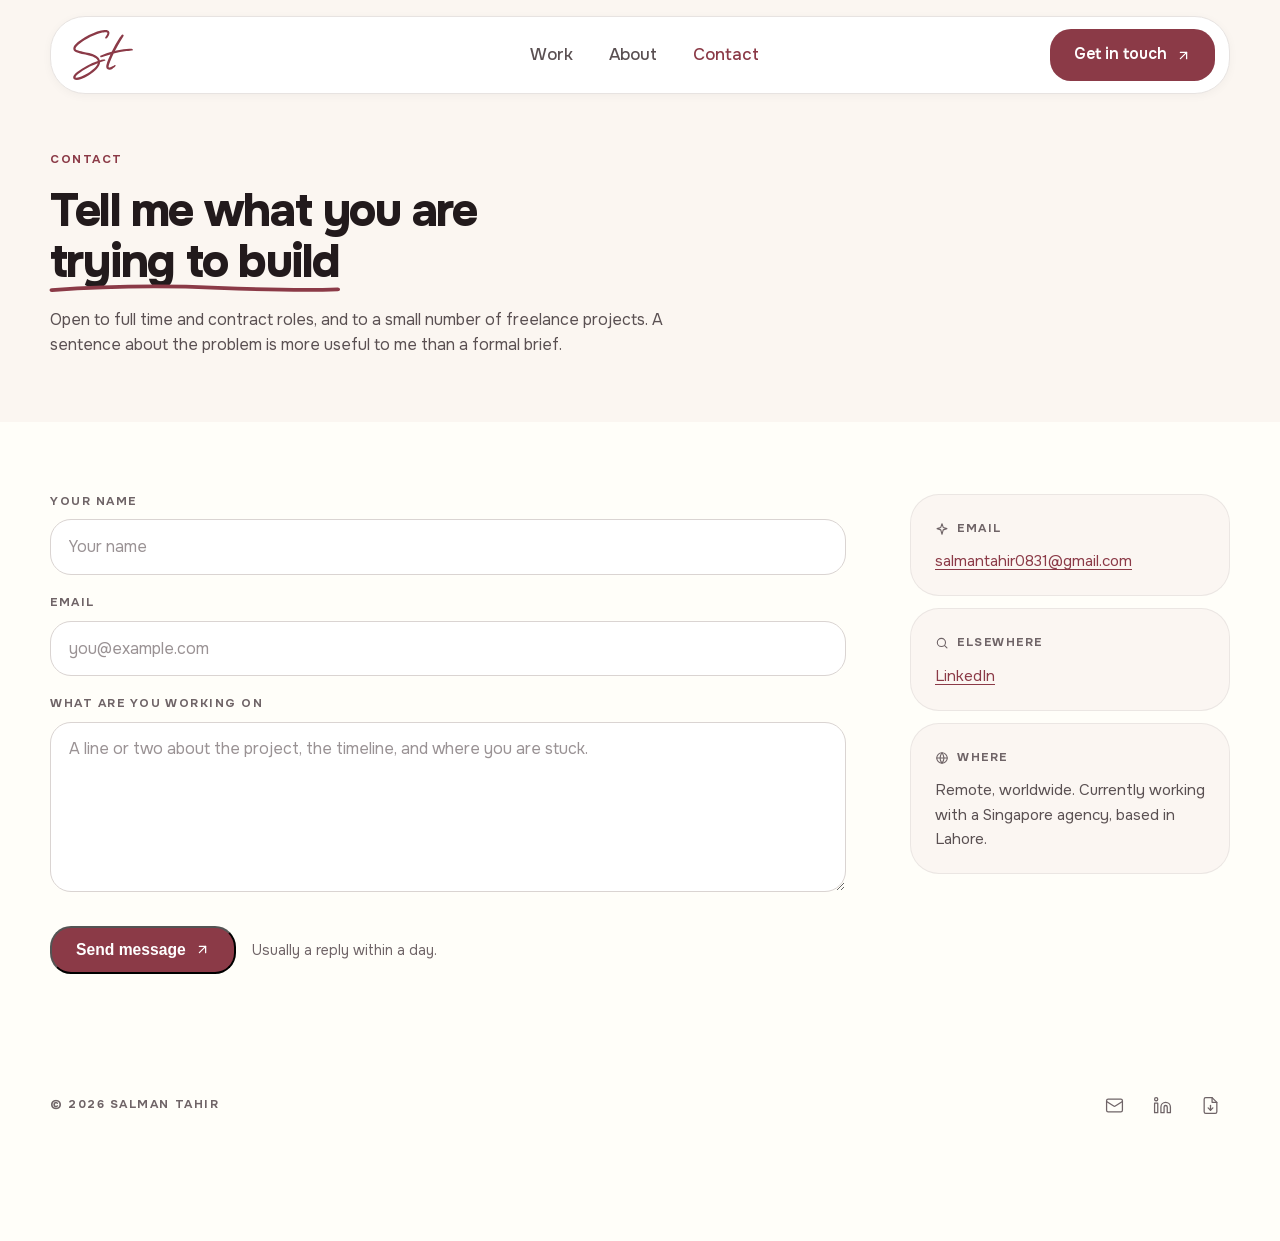
<file: contact/index.html>
<!DOCTYPE html>
<html lang="en">
<head>
<meta charset="UTF-8">
<meta name="viewport" content="width=device-width, initial-scale=1.0">
<title>Contact · Salman Tahir</title>
<meta name="description" content="Get in touch with Salman Tahir, UI/UX designer and front-end developer. Open to full time and contract roles, and to freelance projects. Remote, worldwide.">
<meta name="author" content="Salman Tahir">
<link rel="canonical" href="https://salmantahir.net/contact/">

<meta property="og:site_name" content="Salman Tahir">
<meta property="og:title" content="Contact · Salman Tahir">
<meta property="og:description" content="Get in touch with Salman Tahir, UI/UX designer and front-end developer. Open to full time and contract roles, and to freelance projects. Remote, worldwide.">
<meta property="og:type" content="website">
<meta property="og:url" content="https://salmantahir.net/contact/">
<meta property="og:image" content="https://salmantahir.net/assets/img/og-image.png">
<meta property="og:image:width" content="1200">
<meta property="og:image:height" content="630">
<meta property="og:locale" content="en_US">
<meta name="twitter:card" content="summary_large_image">
<meta name="twitter:title" content="Contact · Salman Tahir">
<meta name="twitter:description" content="Get in touch with Salman Tahir, UI/UX designer and front-end developer. Open to full time and contract roles, and to freelance projects. Remote, worldwide.">
<meta name="twitter:image" content="https://salmantahir.net/assets/img/og-image.png">

<link rel="icon" type="image/svg+xml" href="/assets/img/favicon.svg">
<link rel="icon" type="image/png" sizes="32x32" href="/assets/img/favicon/icon-32.png">
<link rel="apple-touch-icon" sizes="180x180" href="/assets/img/favicon/icon-180.png">
<link rel="preload" href="/assets/fonts/onest-var.woff2" as="font" type="font/woff2" crossorigin>

<link rel="stylesheet" href="/assets/css/site.css?v=2">
</head>
<body>

<!-- discipline glyphs, one per tag in the taxonomy -->
<svg width="0" height="0" style="position:absolute" aria-hidden="true" focusable="false"><defs>
  <g id="i-brand" fill="none" stroke="currentColor" stroke-width="1.9" stroke-linecap="round" stroke-linejoin="round"><path d="m12 3 2.1 6.3 6.3 2.1-6.3 2.1L12 21l-2.1-7.5L3.6 11.4l6.3-2.1z"/></g>
  <g id="i-research" fill="none" stroke="currentColor" stroke-width="1.9" stroke-linecap="round" stroke-linejoin="round"><circle cx="11" cy="11" r="7"/><path d="m20.5 20.5-4-4"/></g>
  <g id="i-ui" fill="none" stroke="currentColor" stroke-width="1.9" stroke-linecap="round" stroke-linejoin="round"><rect x="3" y="4" width="18" height="16" rx="2"/><path d="M3 9h18M9 20V9"/></g>
  <g id="i-web" fill="none" stroke="currentColor" stroke-width="1.9" stroke-linecap="round" stroke-linejoin="round"><circle cx="12" cy="12" r="9"/><path d="M3 12h18M12 3a15 15 0 0 1 0 18a15 15 0 0 1 0-18z"/></g>
  <g id="i-dev" fill="none" stroke="currentColor" stroke-width="1.9" stroke-linecap="round" stroke-linejoin="round"><path d="m16 18 5-6-5-6M8 6l-5 6 5 6"/></g>
  <g id="i-testing" fill="none" stroke="currentColor" stroke-width="1.9" stroke-linecap="round" stroke-linejoin="round"><rect x="5" y="4" width="14" height="17" rx="2"/><path d="M9 3.6h6v2.8H9zM8.8 13l2.2 2.2 4.2-4.2"/></g>
  <g id="i-ecom" fill="none" stroke="currentColor" stroke-width="1.9" stroke-linecap="round" stroke-linejoin="round"><path d="M5 8h14l-1.2 12H6.2z"/><path d="M9 8V6a3 3 0 0 1 6 0v2"/></g>
  <g id="i-seo" fill="none" stroke="currentColor" stroke-width="1.9" stroke-linecap="round" stroke-linejoin="round"><path d="m3 17 6-6 4 4 8-8"/><path d="M15 7h6v6"/></g>
</defs></svg>

<header class="hdr" id="hdr">
  <div class="hdr-in sq-xl">
    <a href="/" class="mark" aria-label="Salman Tahir, home"></a>
    <nav class="hnav" id="hnav">
      <a href="/work/" class="act sq-xs">Work</a>
      <a href="/about/" class="act sq-xs">About</a>
      <a href="/contact/" class="act sq-xs on">Contact</a>
    </nav>
    <div class="hdr-end">
      <a href="/contact/" class="btn btn-primary act sq-sm">Get in touch <svg class="arw" viewBox="0 0 24 24" fill="none" stroke="currentColor" stroke-width="2" stroke-linecap="round" stroke-linejoin="round"><line x1="7" y1="17" x2="17" y2="7"/><polyline points="7 7 17 7 17 17"/></svg></a>
    </div>
    <button class="burger sq-sm" id="burger" aria-label="Menu" aria-expanded="false"><i></i><i></i></button>
  </div>
</header>

<main id="top">

  <section class="page-top">
    <div class="wrap">
      <div class="stg rv">
        <span class="eyebrow label">Contact</span>
        <h1 class="h-sec">Tell me what you are <span class="ul">trying to build<svg viewBox="0 0 300 12" preserveAspectRatio="none" aria-hidden="true"><path d="M2 8C56 3 120 2 174 5c40 2 82 4 124 2"/></svg></span></h1>
        <p class="page-lead">
          Open to full time and contract roles, and to a small number of freelance projects.
          A sentence about the problem is more useful to me than a formal brief.
        </p>
      </div>

    </div>
  </section>

  <section class="contact-sec">
    <div class="wrap">
      <div class="contact-grid">
        <form class="form-main rv" id="contactForm" novalidate>
          <label class="field">
            <span class="field-k label">Your name</span>
            <input type="text" name="name" autocomplete="name" required placeholder="Your name">
          </label>
          <label class="field">
            <span class="field-k label">Email</span>
            <input type="email" name="email" autocomplete="email" required placeholder="you@example.com">
          </label>
          <label class="field">
            <span class="field-k label">What are you working on</span>
            <textarea name="message" required placeholder="A line or two about the project, the timeline, and where you are stuck."></textarea>
          </label>
          <div class="hp" aria-hidden="true">
            <label>Company website<input type="text" name="website" tabindex="-1" autocomplete="off"></label>
          </div>
          <div class="form-foot">
            <button type="submit" class="btn btn-primary act sq-sm" id="submitBtn">Send message <svg class="arw" viewBox="0 0 24 24" fill="none" stroke="currentColor" stroke-width="2" stroke-linecap="round" stroke-linejoin="round"><line x1="7" y1="17" x2="17" y2="7"/><polyline points="7 7 17 7 17 17"/></svg></button>
            <span class="form-note">Usually a reply within a day.</span>
          </div>
          <p class="form-msg" id="formMsg" role="status" aria-live="polite"></p>
        </form>

        <aside class="contact-side rv d1">
          <div class="side-card surf act sq-md">
            <span class="eyebrow-2 label"><svg viewBox="0 0 24 24"><use href="#i-brand"/></svg>Email</span>
            <p><a href="mailto:salmantahir0831@gmail.com">salmantahir0831@gmail.com</a></p>
          </div>
          <div class="side-card surf act sq-md">
            <span class="eyebrow-2 label"><svg viewBox="0 0 24 24"><use href="#i-research"/></svg>Elsewhere</span>
            <p><a href="https://www.linkedin.com/in/salmantahir0831/" target="_blank" rel="noopener">LinkedIn</a></p>
          </div>
          <div class="side-card surf act sq-md">
            <span class="eyebrow-2 label"><svg viewBox="0 0 24 24"><use href="#i-web"/></svg>Where</span>
            <p>Remote, worldwide. Currently working with a Singapore agency, based in Lahore.</p>
          </div>
        </aside>
      </div>
    </div>
  </section>

</main>

<footer class="ftr">
  <div class="ftr-in">
    <span class="ftr-c label">© 2026 Salman Tahir</span>
    <nav class="ftr-n">
      <a href="mailto:salmantahir0831@gmail.com" class="act act-bare" aria-label="Email">
        <svg viewBox="0 0 24 24" fill="none" stroke="currentColor" stroke-width="1.6" stroke-linecap="round" stroke-linejoin="round"><rect x="2" y="4" width="20" height="16" rx="2"/><path d="m22 7-8.97 5.7a1.94 1.94 0 0 1-2.06 0L2 7"/></svg>
      </a>
      <a href="https://www.linkedin.com/in/salmantahir0831/" target="_blank" rel="noopener" class="act act-bare" aria-label="LinkedIn">
        <svg viewBox="0 0 24 24" fill="none" stroke="currentColor" stroke-width="1.6" stroke-linecap="round" stroke-linejoin="round"><path d="M16 8a6 6 0 0 1 6 6v7h-4v-7a2 2 0 0 0-2-2 2 2 0 0 0-2 2v7h-4v-7a6 6 0 0 1 6-6z"/><rect x="2" y="9" width="4" height="12"/><circle cx="4" cy="4" r="2"/></svg>
      </a>
      <a href="/assets/Salman_Tahir_CV.pdf" target="_blank" rel="noopener" class="act act-bare" aria-label="Download CV">
        <svg viewBox="0 0 24 24" fill="none" stroke="currentColor" stroke-width="1.6" stroke-linecap="round" stroke-linejoin="round"><path d="M14 2H6a2 2 0 0 0-2 2v16a2 2 0 0 0 2 2h12a2 2 0 0 0 2-2V8z"/><polyline points="14 2 14 8 20 8"/><line x1="12" y1="18" x2="12" y2="12"/><polyline points="9 15 12 18 15 15"/></svg>
      </a>
    </nav>
  </div>
</footer>

<script src="/assets/js/lenis.min.js" defer></script>
<script src="/assets/js/site.js?v=2" defer></script>
</body>
</html>
</file>
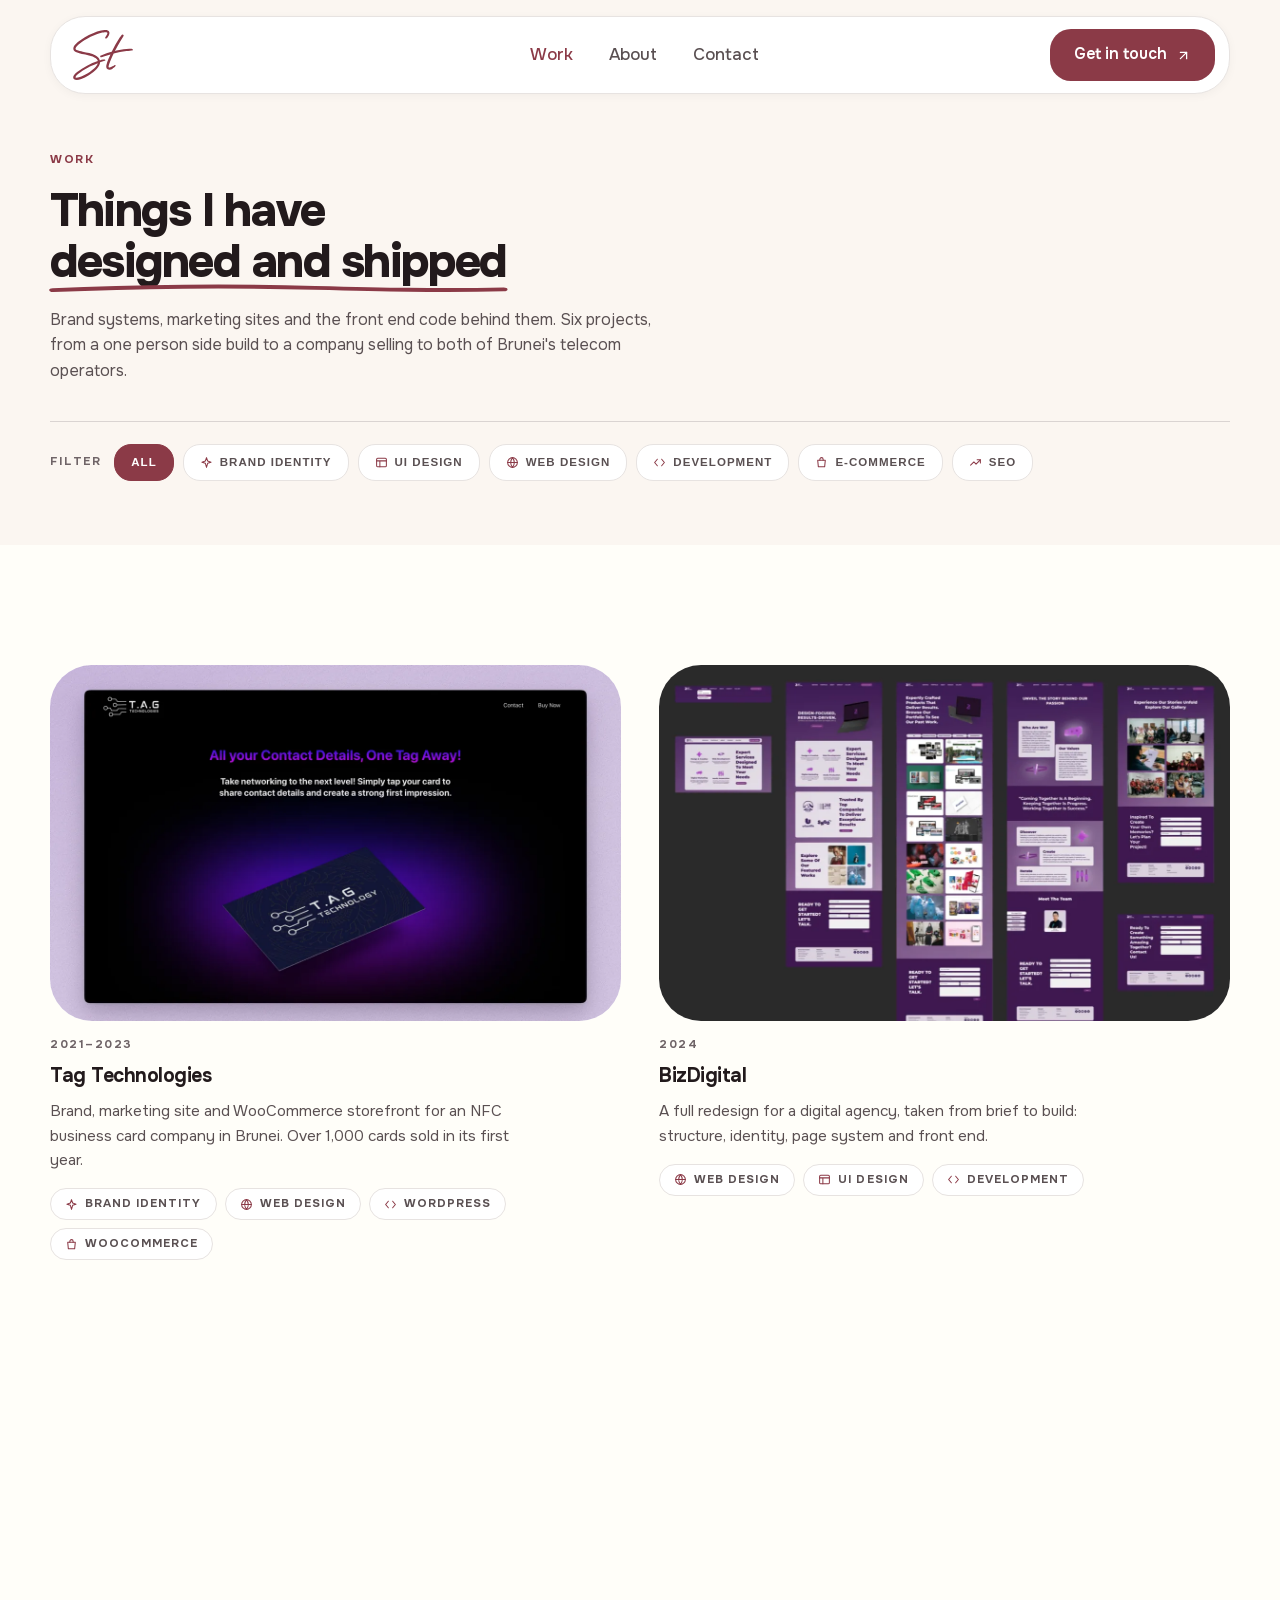
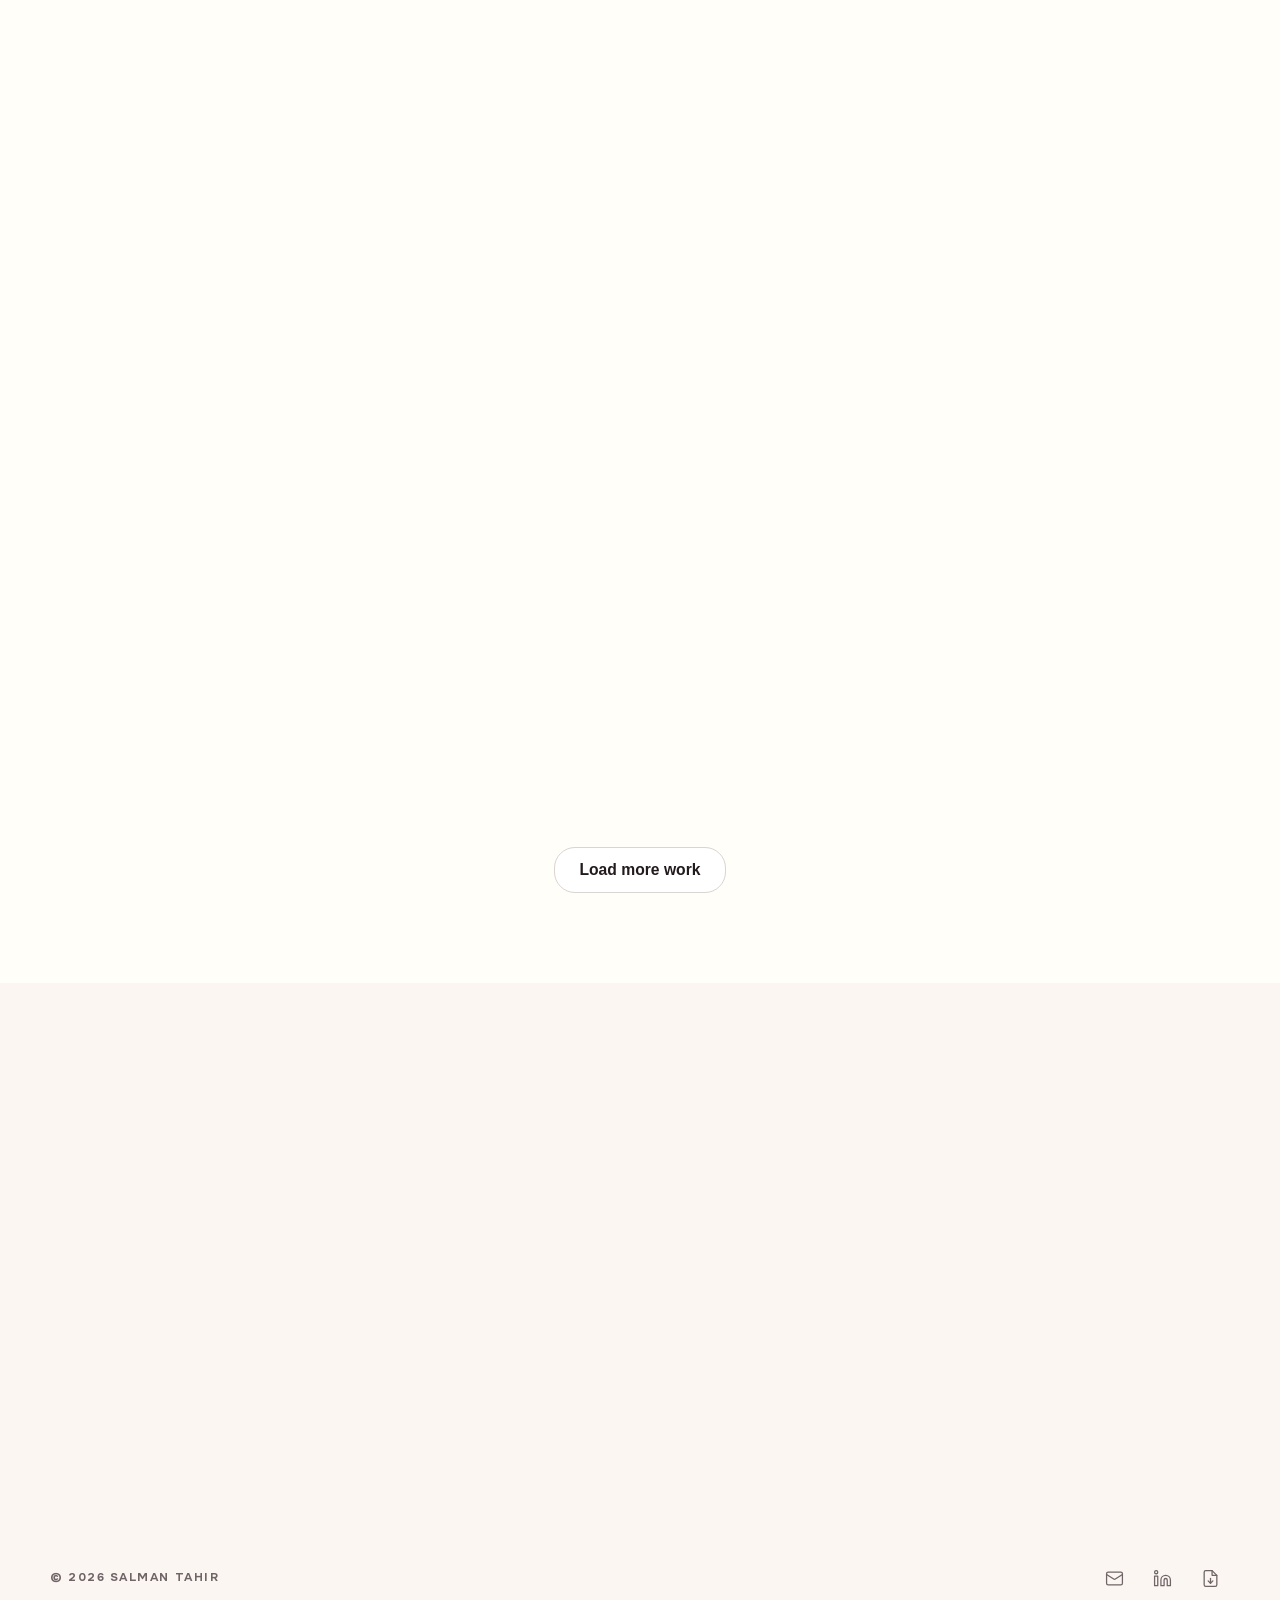
<file: work/index.html>
<!DOCTYPE html>
<html lang="en">
<head>
<meta charset="UTF-8">
<meta name="viewport" content="width=device-width, initial-scale=1.0">
<title>Work · Salman Tahir</title>
<meta name="description" content="Selected UI/UX design and front-end work: brand systems, marketing sites and the production code behind them, by Salman Tahir.">
<meta name="author" content="Salman Tahir">
<link rel="canonical" href="https://salmantahir.net/work/">

<meta property="og:site_name" content="Salman Tahir">
<meta property="og:title" content="Work · Salman Tahir">
<meta property="og:description" content="Selected UI/UX design and front-end work: brand systems, marketing sites and the production code behind them, by Salman Tahir.">
<meta property="og:type" content="website">
<meta property="og:url" content="https://salmantahir.net/work/">
<meta property="og:image" content="https://salmantahir.net/assets/img/og-image.png">
<meta property="og:image:width" content="1200">
<meta property="og:image:height" content="630">
<meta property="og:locale" content="en_US">
<meta name="twitter:card" content="summary_large_image">
<meta name="twitter:title" content="Work · Salman Tahir">
<meta name="twitter:description" content="Selected UI/UX design and front-end work: brand systems, marketing sites and the production code behind them, by Salman Tahir.">
<meta name="twitter:image" content="https://salmantahir.net/assets/img/og-image.png">

<link rel="icon" type="image/svg+xml" href="/assets/img/favicon.svg">
<link rel="icon" type="image/png" sizes="32x32" href="/assets/img/favicon/icon-32.png">
<link rel="apple-touch-icon" sizes="180x180" href="/assets/img/favicon/icon-180.png">
<link rel="preload" href="/assets/fonts/onest-var.woff2" as="font" type="font/woff2" crossorigin>

<link rel="stylesheet" href="/assets/css/site.css?v=2">
</head>
<body>

<!-- discipline glyphs, one per tag in the taxonomy -->
<svg width="0" height="0" style="position:absolute" aria-hidden="true" focusable="false"><defs>
  <g id="i-brand" fill="none" stroke="currentColor" stroke-width="1.9" stroke-linecap="round" stroke-linejoin="round"><path d="m12 3 2.1 6.3 6.3 2.1-6.3 2.1L12 21l-2.1-7.5L3.6 11.4l6.3-2.1z"/></g>
  <g id="i-research" fill="none" stroke="currentColor" stroke-width="1.9" stroke-linecap="round" stroke-linejoin="round"><circle cx="11" cy="11" r="7"/><path d="m20.5 20.5-4-4"/></g>
  <g id="i-ui" fill="none" stroke="currentColor" stroke-width="1.9" stroke-linecap="round" stroke-linejoin="round"><rect x="3" y="4" width="18" height="16" rx="2"/><path d="M3 9h18M9 20V9"/></g>
  <g id="i-web" fill="none" stroke="currentColor" stroke-width="1.9" stroke-linecap="round" stroke-linejoin="round"><circle cx="12" cy="12" r="9"/><path d="M3 12h18M12 3a15 15 0 0 1 0 18a15 15 0 0 1 0-18z"/></g>
  <g id="i-dev" fill="none" stroke="currentColor" stroke-width="1.9" stroke-linecap="round" stroke-linejoin="round"><path d="m16 18 5-6-5-6M8 6l-5 6 5 6"/></g>
  <g id="i-testing" fill="none" stroke="currentColor" stroke-width="1.9" stroke-linecap="round" stroke-linejoin="round"><rect x="5" y="4" width="14" height="17" rx="2"/><path d="M9 3.6h6v2.8H9zM8.8 13l2.2 2.2 4.2-4.2"/></g>
  <g id="i-ecom" fill="none" stroke="currentColor" stroke-width="1.9" stroke-linecap="round" stroke-linejoin="round"><path d="M5 8h14l-1.2 12H6.2z"/><path d="M9 8V6a3 3 0 0 1 6 0v2"/></g>
  <g id="i-seo" fill="none" stroke="currentColor" stroke-width="1.9" stroke-linecap="round" stroke-linejoin="round"><path d="m3 17 6-6 4 4 8-8"/><path d="M15 7h6v6"/></g>
</defs></svg>

<header class="hdr" id="hdr">
  <div class="hdr-in sq-xl">
    <a href="/" class="mark" aria-label="Salman Tahir, home"></a>
    <nav class="hnav" id="hnav">
      <a href="/work/" class="act sq-xs on">Work</a>
      <a href="/about/" class="act sq-xs">About</a>
      <a href="/contact/" class="act sq-xs">Contact</a>
    </nav>
    <div class="hdr-end">
      <a href="/contact/" class="btn btn-primary act sq-sm">Get in touch <svg class="arw" viewBox="0 0 24 24" fill="none" stroke="currentColor" stroke-width="2" stroke-linecap="round" stroke-linejoin="round"><line x1="7" y1="17" x2="17" y2="7"/><polyline points="7 7 17 7 17 17"/></svg></a>
    </div>
    <button class="burger sq-sm" id="burger" aria-label="Menu" aria-expanded="false"><i></i><i></i></button>
  </div>
</header>

<main id="top">

  <section class="page-top">
    <div class="wrap">
      <div class="stg rv">
        <span class="eyebrow label">Work</span>
        <h1 class="h-sec">Things I have <span class="ul">designed and shipped<svg viewBox="0 0 300 12" preserveAspectRatio="none" aria-hidden="true"><path d="M2 8C56 3 120 2 174 5c40 2 82 4 124 2"/></svg></span></h1>
        <p class="page-lead">
          Brand systems, marketing sites and the front end code behind them. Six projects,
          from a one person side build to a company selling to both of Brunei's telecom operators.
        </p>
        <div class="filters" id="filters" role="group" aria-label="Filter work by discipline">
          <span class="filters-k label">Filter</span>
          <button class="chip chip-all label act sq-xs" data-tag="" aria-pressed="true">All</button>
          <button class="chip label act sq-xs" data-tag="brand" aria-pressed="false"><svg viewBox="0 0 24 24"><use href="#i-brand"/></svg>Brand identity</button>
          <button class="chip label act sq-xs" data-tag="ui" aria-pressed="false"><svg viewBox="0 0 24 24"><use href="#i-ui"/></svg>UI design</button>
          <button class="chip label act sq-xs" data-tag="web" aria-pressed="false"><svg viewBox="0 0 24 24"><use href="#i-web"/></svg>Web design</button>
          <button class="chip label act sq-xs" data-tag="dev" aria-pressed="false"><svg viewBox="0 0 24 24"><use href="#i-dev"/></svg>Development</button>
          <button class="chip label act sq-xs" data-tag="ecom" aria-pressed="false"><svg viewBox="0 0 24 24"><use href="#i-ecom"/></svg>E-commerce</button>
          <button class="chip label act sq-xs" data-tag="seo" aria-pressed="false"><svg viewBox="0 0 24 24"><use href="#i-seo"/></svg>SEO</button>
        </div>
      </div>
    </div>
  </section>

  <section class="work-sec">
    <div class="wrap">
      <div class="grid2" id="workGrid" data-batch="4">
        <article class="mini rv" data-tags="brand web dev ecom">
          <a href="/work/tag-technologies/" class="mini-media" aria-label="Tag Technologies case study"><span class="mini-shot sq-lg">
            <img src="/assets/img/tag-technologies/feature-800.webp" srcset="/assets/img/tag-technologies/feature-800.webp 1200w, /assets/img/tag-technologies/feature.webp 2000w" sizes="(max-width:640px) 92vw, (max-width:900px) 88vw, 570px" width="2000" height="1250" alt="Tag Technologies marketing site on a lavender ground" loading="lazy">
            <span class="chip-follow"><span>View case study <svg viewBox="0 0 24 24" fill="none" stroke="currentColor" stroke-width="2.2" stroke-linecap="round" stroke-linejoin="round"><line x1="7" y1="17" x2="17" y2="7"/><polyline points="7 7 17 7 17 17"/></svg></span></span>
          </span></a>
          <span class="mini-y label">2021–2023</span>
          <h3 class="mini-t"><a href="/work/tag-technologies/">Tag Technologies</a></h3>
          <p class="mini-p">Brand, marketing site and WooCommerce storefront for an NFC business card company in Brunei. Over 1,000 cards sold in its first year.</p>
          <div class="tags">
            <button type="button" class="tag label sq-xs act" data-tag="brand" aria-pressed="false"><svg viewBox="0 0 24 24"><use href="#i-brand"/></svg>Brand identity</button><button type="button" class="tag label sq-xs act" data-tag="web" aria-pressed="false"><svg viewBox="0 0 24 24"><use href="#i-web"/></svg>Web design</button><button type="button" class="tag label sq-xs act" data-tag="dev" aria-pressed="false"><svg viewBox="0 0 24 24"><use href="#i-dev"/></svg>WordPress</button><button type="button" class="tag label sq-xs act" data-tag="ecom" aria-pressed="false"><svg viewBox="0 0 24 24"><use href="#i-ecom"/></svg>WooCommerce</button>
          </div>
        </article>

        <article class="mini rv d2" data-tags="web ui dev">
          <span class="mini-media"><span class="mini-shot sq-lg">
            <img src="/assets/img/bizdigital/feature-1200.webp" srcset="/assets/img/bizdigital/feature-1200.webp 1200w, /assets/img/bizdigital/feature.webp 1600w" sizes="(max-width:640px) 92vw, (max-width:900px) 88vw, 570px" width="1600" height="1757" alt="BizDigital agency website redesign" loading="lazy">
          </span></span>
          <span class="mini-y label">2024</span>
          <h3 class="mini-t">BizDigital</h3>
          <p class="mini-p">A full redesign for a digital agency, taken from brief to build: structure, identity, page system and front end.</p>
          <div class="tags">
            <button type="button" class="tag label sq-xs act" data-tag="web" aria-pressed="false"><svg viewBox="0 0 24 24"><use href="#i-web"/></svg>Web design</button><button type="button" class="tag label sq-xs act" data-tag="ui" aria-pressed="false"><svg viewBox="0 0 24 24"><use href="#i-ui"/></svg>UI design</button><button type="button" class="tag label sq-xs act" data-tag="dev" aria-pressed="false"><svg viewBox="0 0 24 24"><use href="#i-dev"/></svg>Development</button>
          </div>
        </article>

        <article class="mini rv" data-tags="ui dev">
          <span class="mini-media"><span class="mini-shot mini-shot--mark sq-lg">
            <img src="/assets/img/pdf-splitter/feature-1200.webp" srcset="/assets/img/pdf-splitter/feature-1200.webp 1200w, /assets/img/pdf-splitter/feature.webp 1600w" sizes="(max-width:640px) 92vw, (max-width:900px) 88vw, 570px" width="1600" height="1600" alt="PDF Splitter application mark" loading="lazy">
          </span></span>
          <span class="mini-y label">2025</span>
          <h3 class="mini-t">PDF Splitter</h3>
          <p class="mini-p">A desktop app I designed and built that splits long PDFs into chapters entirely offline, so nothing leaves the machine.</p>
          <div class="tags">
            <button type="button" class="tag label sq-xs act" data-tag="ui" aria-pressed="false"><svg viewBox="0 0 24 24"><use href="#i-ui"/></svg>UI design</button><button type="button" class="tag label sq-xs act" data-tag="dev" aria-pressed="false"><svg viewBox="0 0 24 24"><use href="#i-dev"/></svg>Development</button>
          </div>
        </article>

        <article class="mini rv d2" data-tags="ui web">
          <span class="mini-media"><span class="mini-shot sq-lg">
            <img src="/assets/img/fxcubict/feature.webp" width="1200" height="975" alt="Fxcubict fintech landing page" loading="lazy">
          </span></span>
          <span class="mini-y label">2023</span>
          <h3 class="mini-t">Fxcubict</h3>
          <p class="mini-p">A conversion focused landing page for a fintech startup, structured around a single path to sign up.</p>
          <div class="tags">
            <button type="button" class="tag label sq-xs act" data-tag="ui" aria-pressed="false"><svg viewBox="0 0 24 24"><use href="#i-ui"/></svg>UI design</button><button type="button" class="tag label sq-xs act" data-tag="web" aria-pressed="false"><svg viewBox="0 0 24 24"><use href="#i-web"/></svg>Web design</button>
          </div>
        </article>

        <article class="mini rv" data-tags="web seo">
          <span class="mini-media"><span class="mini-shot sq-lg">
            <img src="/assets/img/stofficials/feature.webp" width="1200" height="905" alt="Stofficials editorial blog" loading="lazy">
          </span></span>
          <span class="mini-y label">2023</span>
          <h3 class="mini-t">Stofficials</h3>
          <p class="mini-p">Colour, layout, custom graphics and SEO for an immersive editorial reading experience.</p>
          <div class="tags">
            <button type="button" class="tag label sq-xs act" data-tag="web" aria-pressed="false"><svg viewBox="0 0 24 24"><use href="#i-web"/></svg>Web design</button><button type="button" class="tag label sq-xs act" data-tag="seo" aria-pressed="false"><svg viewBox="0 0 24 24"><use href="#i-seo"/></svg>SEO</button>
          </div>
        </article>

        <article class="mini rv d2" data-tags="ecom ui">
          <span class="mini-media"><span class="mini-shot sq-lg">
            <img src="/assets/img/evendor/feature.webp" width="1200" height="916" alt="eVendor online store" loading="lazy">
          </span></span>
          <span class="mini-y label">2023</span>
          <h3 class="mini-t">eVendor</h3>
          <p class="mini-p">An online store built for browsing speed, with a product system that stays readable as the catalogue grows.</p>
          <div class="tags">
            <button type="button" class="tag label sq-xs act" data-tag="ecom" aria-pressed="false"><svg viewBox="0 0 24 24"><use href="#i-ecom"/></svg>E-commerce</button><button type="button" class="tag label sq-xs act" data-tag="ui" aria-pressed="false"><svg viewBox="0 0 24 24"><use href="#i-ui"/></svg>UI design</button>
          </div>
        </article>
      </div>
      <p class="empty" id="emptyState" hidden>Nothing matches that combination yet.</p>
      <div class="more-wrap" id="moreWrap" hidden>
        <button class="btn btn-secondary act sq-sm" id="loadMore">Load more work</button>
      </div>
    </div>
  </section>

  <section class="cta-sec band" id="contact">
    <div class="wrap">
      <div class="cta sq-lg rv">
        <h2 class="h-sec">Something here look like the thing you need building?</h2>
        <p class="cta-p">Brand, design and build, handled by one person, start to finish.</p>
        <div class="cta-actions">
          <a href="/contact/" class="btn btn-primary act sq-sm">Start a project <svg class="arw" viewBox="0 0 24 24" fill="none" stroke="currentColor" stroke-width="2" stroke-linecap="round" stroke-linejoin="round"><line x1="7" y1="17" x2="17" y2="7"/><polyline points="7 7 17 7 17 17"/></svg></a>
          <a href="/about/" class="btn btn-ondark act sq-sm">More about me</a>
        </div>
      </div>
    </div>
  </section>

</main>

<footer class="ftr">
  <div class="ftr-in">
    <span class="ftr-c label">© 2026 Salman Tahir</span>
    <nav class="ftr-n">
      <a href="mailto:salmantahir0831@gmail.com" class="act act-bare" aria-label="Email">
        <svg viewBox="0 0 24 24" fill="none" stroke="currentColor" stroke-width="1.6" stroke-linecap="round" stroke-linejoin="round"><rect x="2" y="4" width="20" height="16" rx="2"/><path d="m22 7-8.97 5.7a1.94 1.94 0 0 1-2.06 0L2 7"/></svg>
      </a>
      <a href="https://www.linkedin.com/in/salmantahir0831/" target="_blank" rel="noopener" class="act act-bare" aria-label="LinkedIn">
        <svg viewBox="0 0 24 24" fill="none" stroke="currentColor" stroke-width="1.6" stroke-linecap="round" stroke-linejoin="round"><path d="M16 8a6 6 0 0 1 6 6v7h-4v-7a2 2 0 0 0-2-2 2 2 0 0 0-2 2v7h-4v-7a6 6 0 0 1 6-6z"/><rect x="2" y="9" width="4" height="12"/><circle cx="4" cy="4" r="2"/></svg>
      </a>
      <a href="/assets/Salman_Tahir_CV.pdf" target="_blank" rel="noopener" class="act act-bare" aria-label="Download CV">
        <svg viewBox="0 0 24 24" fill="none" stroke="currentColor" stroke-width="1.6" stroke-linecap="round" stroke-linejoin="round"><path d="M14 2H6a2 2 0 0 0-2 2v16a2 2 0 0 0 2 2h12a2 2 0 0 0 2-2V8z"/><polyline points="14 2 14 8 20 8"/><line x1="12" y1="18" x2="12" y2="12"/><polyline points="9 15 12 18 15 15"/></svg>
      </a>
    </nav>
  </div>
</footer>

<script src="/assets/js/lenis.min.js" defer></script>
<script src="/assets/js/site.js?v=2" defer></script>
</body>
</html>
</file>
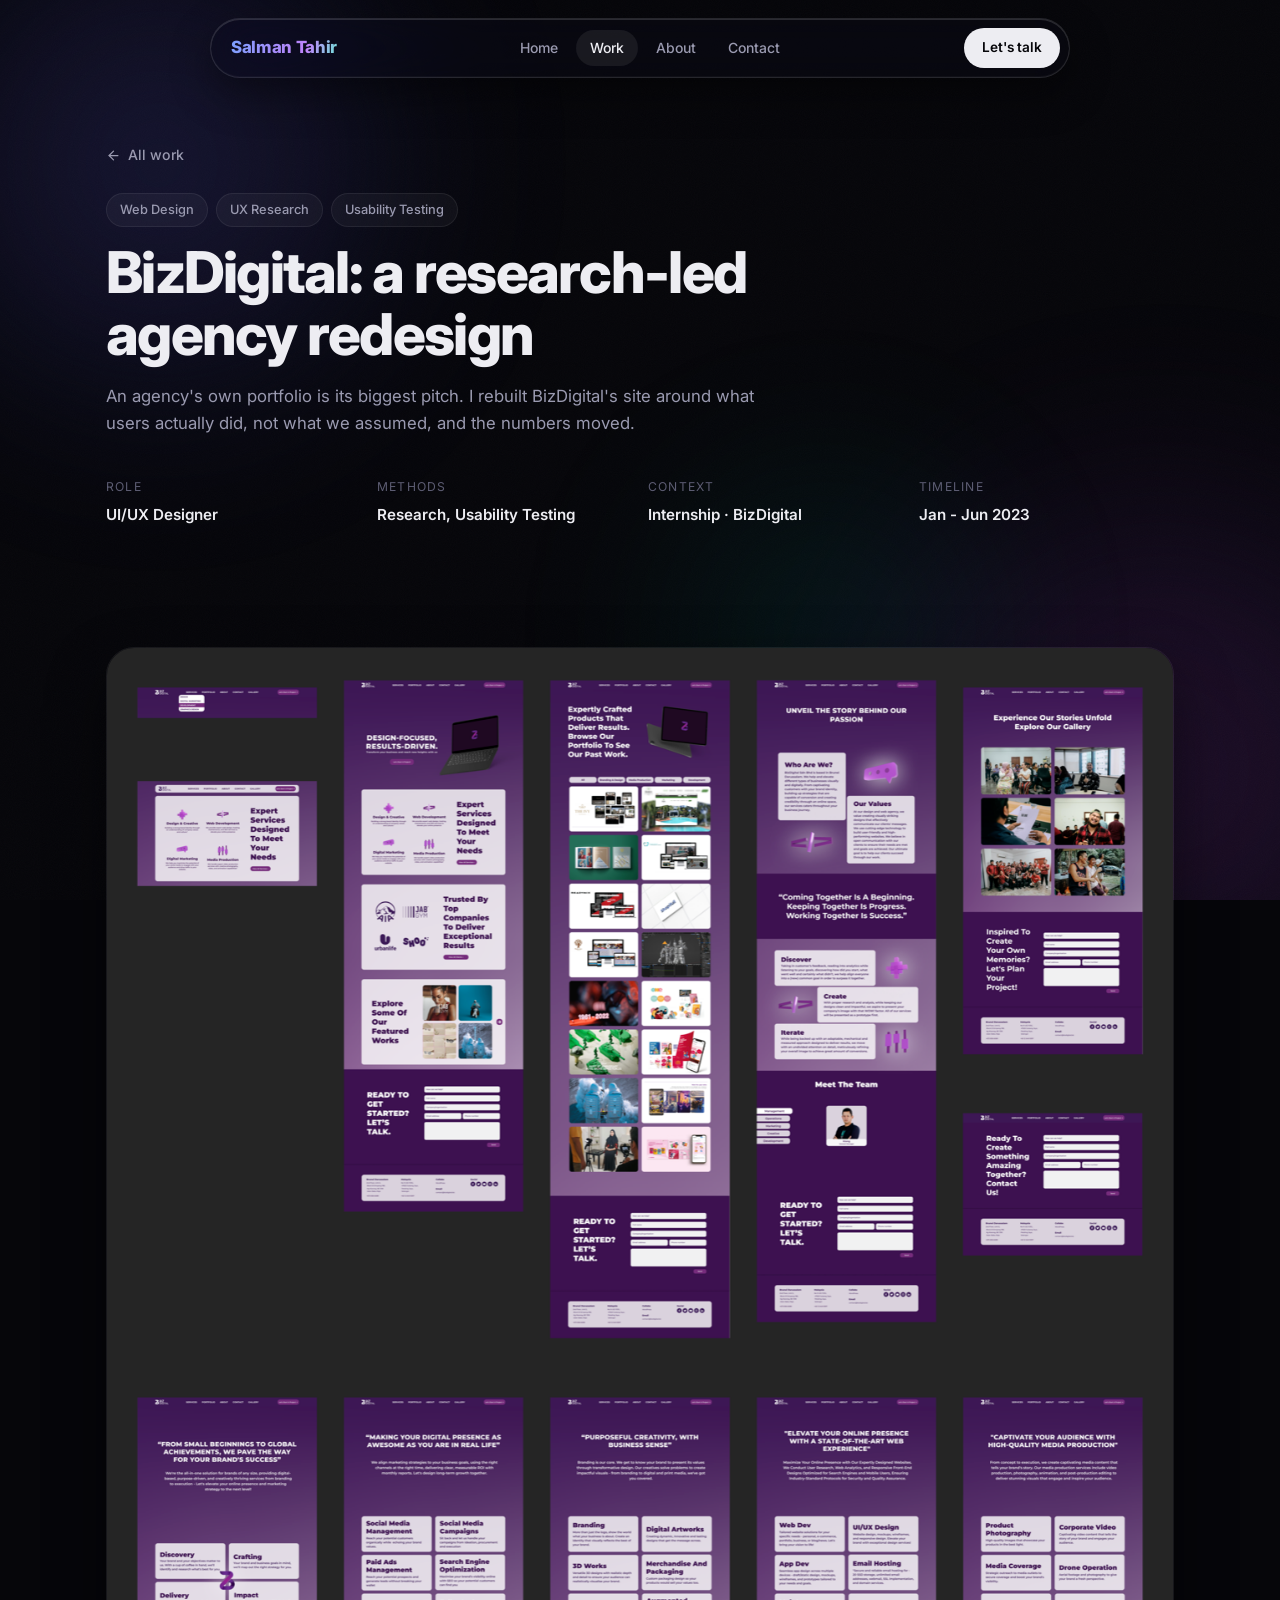
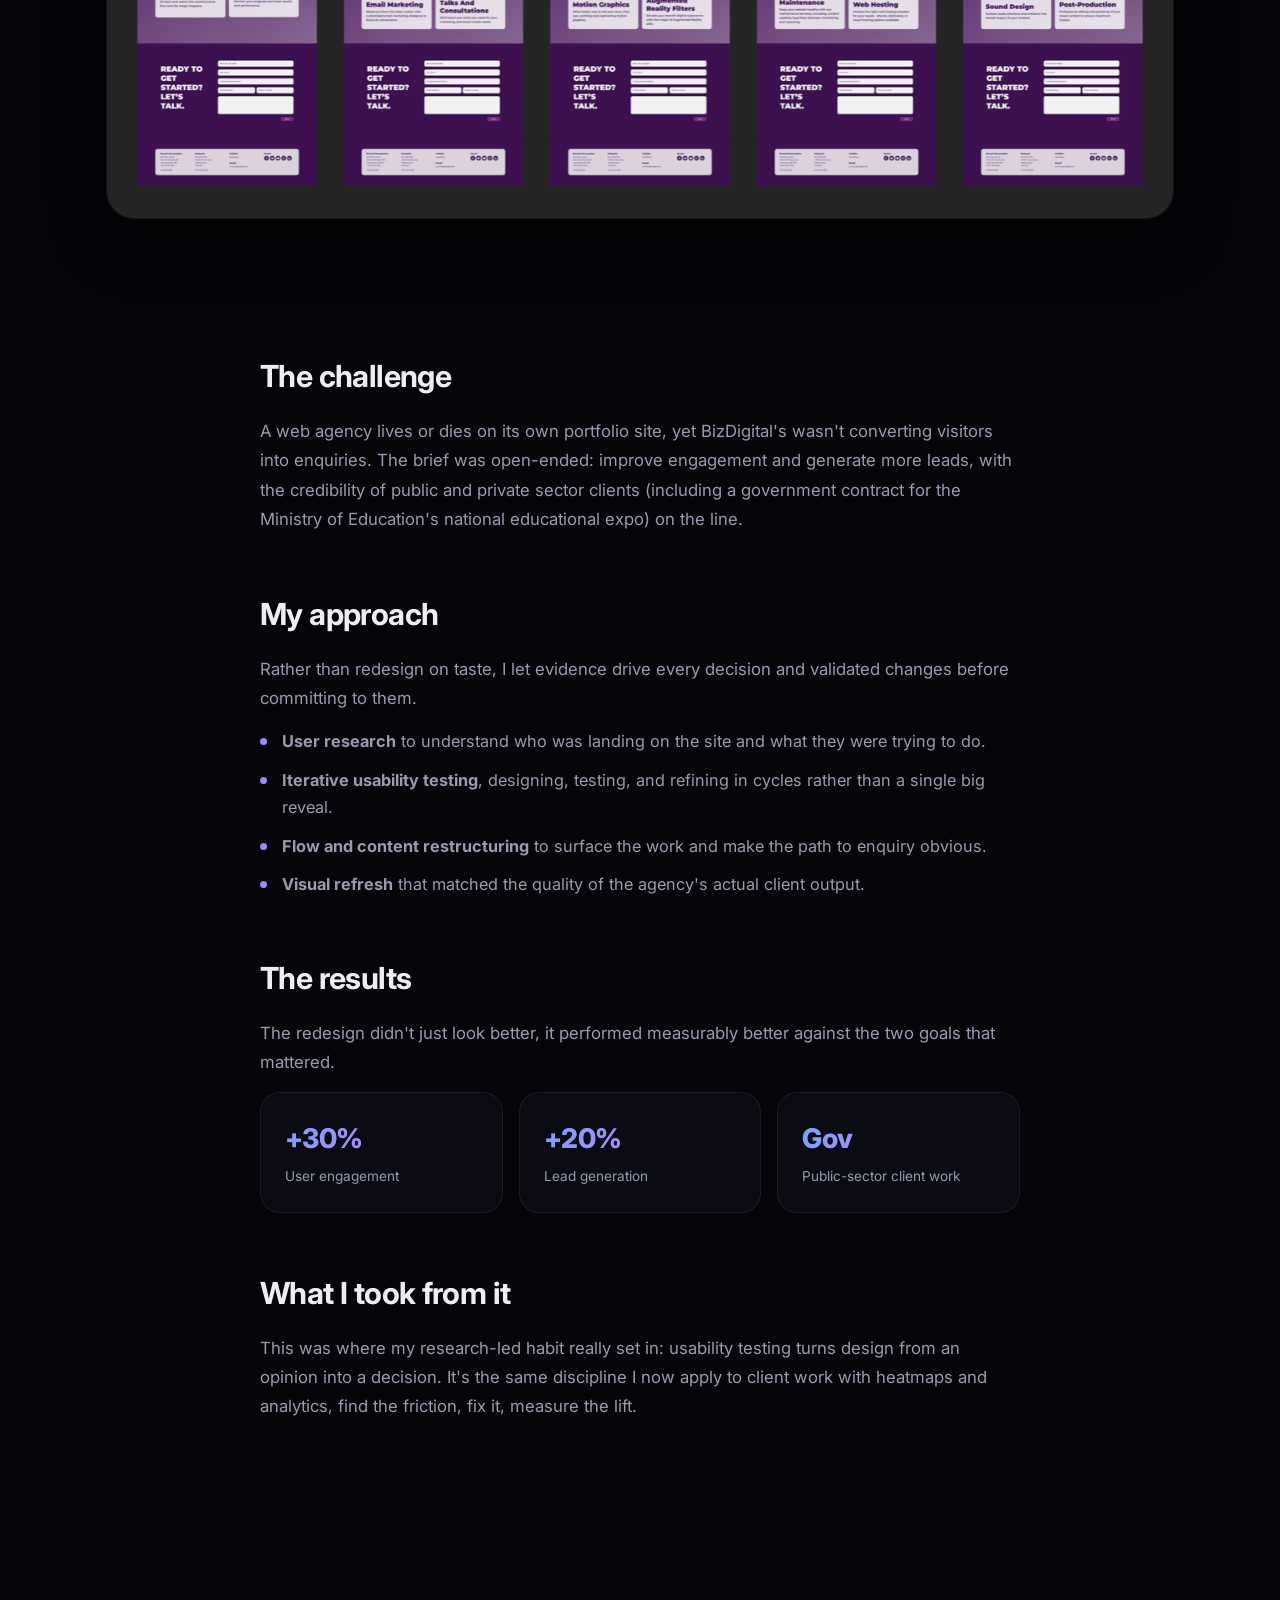
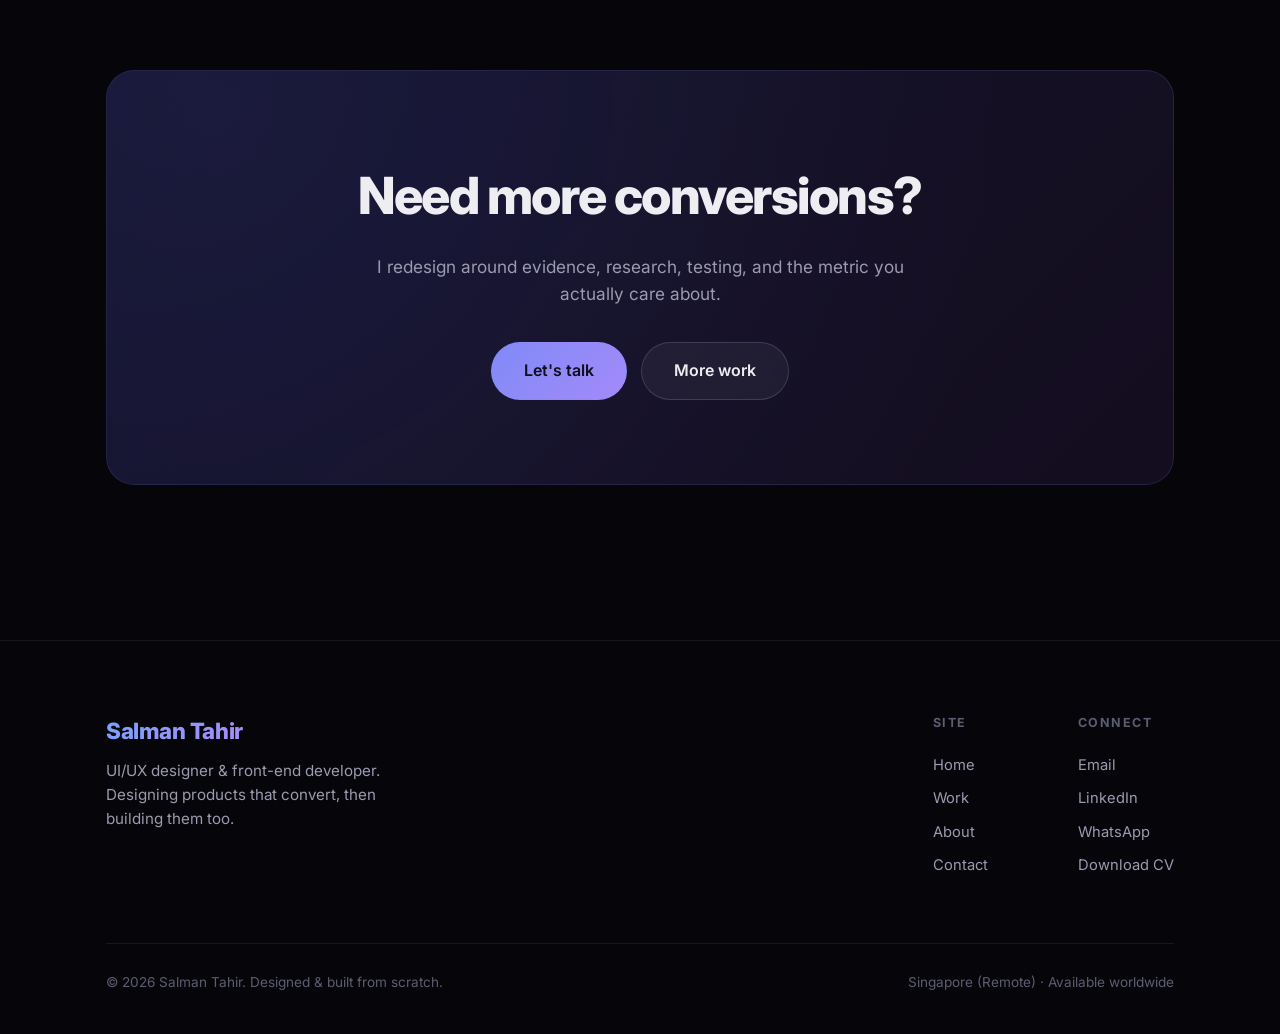
<file: work/bizdigital/index.html>
<!DOCTYPE html>
<html lang="en">
<head>
  <meta charset="UTF-8">
  <meta name="viewport" content="width=device-width, initial-scale=1.0">
  <title>BizDigital · Case Study · Salman Tahir</title>
  <meta name="description" content="Research-led redesign of a web agency's portfolio site, +30% engagement, +20% lead generation. Case study by Salman Tahir.">
  <link rel="icon" type="image/png" href="/assets/img/favicon.png">
  <link rel="preconnect" href="https://fonts.googleapis.com">
  <link rel="preconnect" href="https://fonts.gstatic.com" crossorigin>
  <link href="https://fonts.googleapis.com/css2?family=Inter:wght@400;500;600;700;800;900&display=swap" rel="stylesheet">
  <link rel="stylesheet" href="/assets/css/styles.css?v=4">
</head>
<body>
  <div class="ambient" aria-hidden="true">
    <div class="orb orb-1"></div>
    <div class="orb orb-2"></div>
    <div class="orb orb-3"></div>
  </div>
  <div class="noise" aria-hidden="true"></div>

  <header class="nav">
    <div class="nav-inner">
      <a href="/" class="nav-logo grad">Salman Tahir</a>
      <nav class="nav-menu" aria-label="Primary">
        <a href="/" class="nav-link">Home</a>
        <a href="/work/" class="nav-link active">Work</a>
        <a href="/about/" class="nav-link">About</a>
        <a href="/contact/" class="nav-link">Contact</a>
      </nav>
      <a href="/contact/" class="nav-cta">Let's talk</a>
      <button class="nav-toggle" aria-label="Toggle menu">
        <svg viewBox="0 0 24 24" fill="none" stroke="currentColor" stroke-width="2" stroke-linecap="round"><line x1="3" y1="6" x2="21" y2="6"/><line x1="3" y1="12" x2="21" y2="12"/><line x1="3" y1="18" x2="21" y2="18"/></svg>
      </button>
    </div>
  </header>

  <main>
    <section class="cs-hero">
      <div class="container">
        <a href="/work/" class="back-link reveal">
          <svg viewBox="0 0 24 24" fill="none" stroke="currentColor" stroke-width="2" stroke-linecap="round" stroke-linejoin="round"><line x1="19" y1="12" x2="5" y2="12"/><polyline points="12 19 5 12 12 5"/></svg>
          All work
        </a>
        <div class="cs-tags reveal">
          <span class="chip">Web Design</span><span class="chip">UX Research</span><span class="chip">Usability Testing</span>
        </div>
        <h1 class="reveal d1">BizDigital: a research-led agency redesign</h1>
        <p class="section-sub reveal d2" style="max-width:60ch;">An agency's own portfolio is its biggest pitch. I rebuilt BizDigital's site around what users actually did, not what we assumed, and the numbers moved.</p>

        <div class="cs-meta">
          <div class="reveal d1"><div class="k">Role</div><div class="v">UI/UX Designer</div></div>
          <div class="reveal d2"><div class="k">Methods</div><div class="v">Research, Usability Testing</div></div>
          <div class="reveal d3"><div class="k">Context</div><div class="v">Internship · BizDigital</div></div>
          <div class="reveal d4"><div class="k">Timeline</div><div class="v">Jan - Jun 2023</div></div>
        </div>
      </div>
    </section>

    <div class="container">
      <div class="cs-shot reveal"><img src="/assets/img/bizdigital.png" alt="BizDigital website redesign"></div>
    </div>

    <section class="section-tight">
      <div class="container">
        <div class="cs-body">
          <div class="cs-block reveal">
            <h2>The challenge</h2>
            <p>A web agency lives or dies on its own portfolio site, yet BizDigital's wasn't converting visitors into enquiries. The brief was open-ended: improve engagement and generate more leads, with the credibility of public and private sector clients (including a government contract for the Ministry of Education's national educational expo) on the line.</p>
          </div>

          <div class="cs-block reveal">
            <h2>My approach</h2>
            <p>Rather than redesign on taste, I let evidence drive every decision and validated changes before committing to them.</p>
            <ul class="bullets">
              <li><strong>User research</strong> to understand who was landing on the site and what they were trying to do.</li>
              <li><strong>Iterative usability testing</strong>, designing, testing, and refining in cycles rather than a single big reveal.</li>
              <li><strong>Flow and content restructuring</strong> to surface the work and make the path to enquiry obvious.</li>
              <li><strong>Visual refresh</strong> that matched the quality of the agency's actual client output.</li>
            </ul>
          </div>

          <div class="cs-block reveal">
            <h2>The results</h2>
            <p>The redesign didn't just look better, it performed measurably better against the two goals that mattered.</p>
            <div class="result-grid">
              <div class="result"><div class="n">+30%</div><div class="l">User engagement</div></div>
              <div class="result"><div class="n">+20%</div><div class="l">Lead generation</div></div>
              <div class="result"><div class="n">Gov</div><div class="l">Public-sector client work</div></div>
            </div>
          </div>

          <div class="cs-block reveal">
            <h2>What I took from it</h2>
            <p>This was where my research-led habit really set in: usability testing turns design from an opinion into a decision. It's the same discipline I now apply to client work with heatmaps and analytics, find the friction, fix it, measure the lift.</p>
          </div>
        </div>
      </div>
    </section>

    <section class="section">
      <div class="container">
        <div class="cta-band reveal">
          <h2>Need more conversions?</h2>
          <p>I redesign around evidence, research, testing, and the metric you actually care about.</p>
          <div class="hero-actions">
            <a href="/contact/" class="btn btn-gradient btn-lg">Let's talk</a>
            <a href="/work/" class="btn btn-glass btn-lg">More work</a>
          </div>
        </div>
      </div>
    </section>
  </main>

  <footer class="footer">
    <div class="container">
      <div class="footer-top">
        <div class="footer-brand">
          <h3 class="grad">Salman Tahir</h3>
          <p>UI/UX designer &amp; front-end developer. Designing products that convert, then building them too.</p>
        </div>
        <div class="footer-cols">
          <div class="footer-col">
            <h4>Site</h4>
            <a href="/">Home</a>
            <a href="/work/">Work</a>
            <a href="/about/">About</a>
            <a href="/contact/">Contact</a>
          </div>
          <div class="footer-col">
            <h4>Connect</h4>
            <a href="mailto:salmantahir0831@gmail.com">Email</a>
            <a href="https://www.linkedin.com/in/salmantahir0831/" target="_blank" rel="noopener">LinkedIn</a>
            <a href="https://wa.me/923270372409" target="_blank" rel="noopener">WhatsApp</a>
            <a href="/assets/Salman_Tahir_CV.pdf" target="_blank" rel="noopener">Download CV</a>
          </div>
        </div>
      </div>
      <div class="footer-bottom">
        <span>© <span id="year">2026</span> Salman Tahir. Designed &amp; built from scratch.</span>
        <span>Singapore (Remote) · Available worldwide</span>
      </div>
    </div>
  </footer>

  <script src="/assets/js/main.js?v=4"></script>
</body>
</html>
</file>
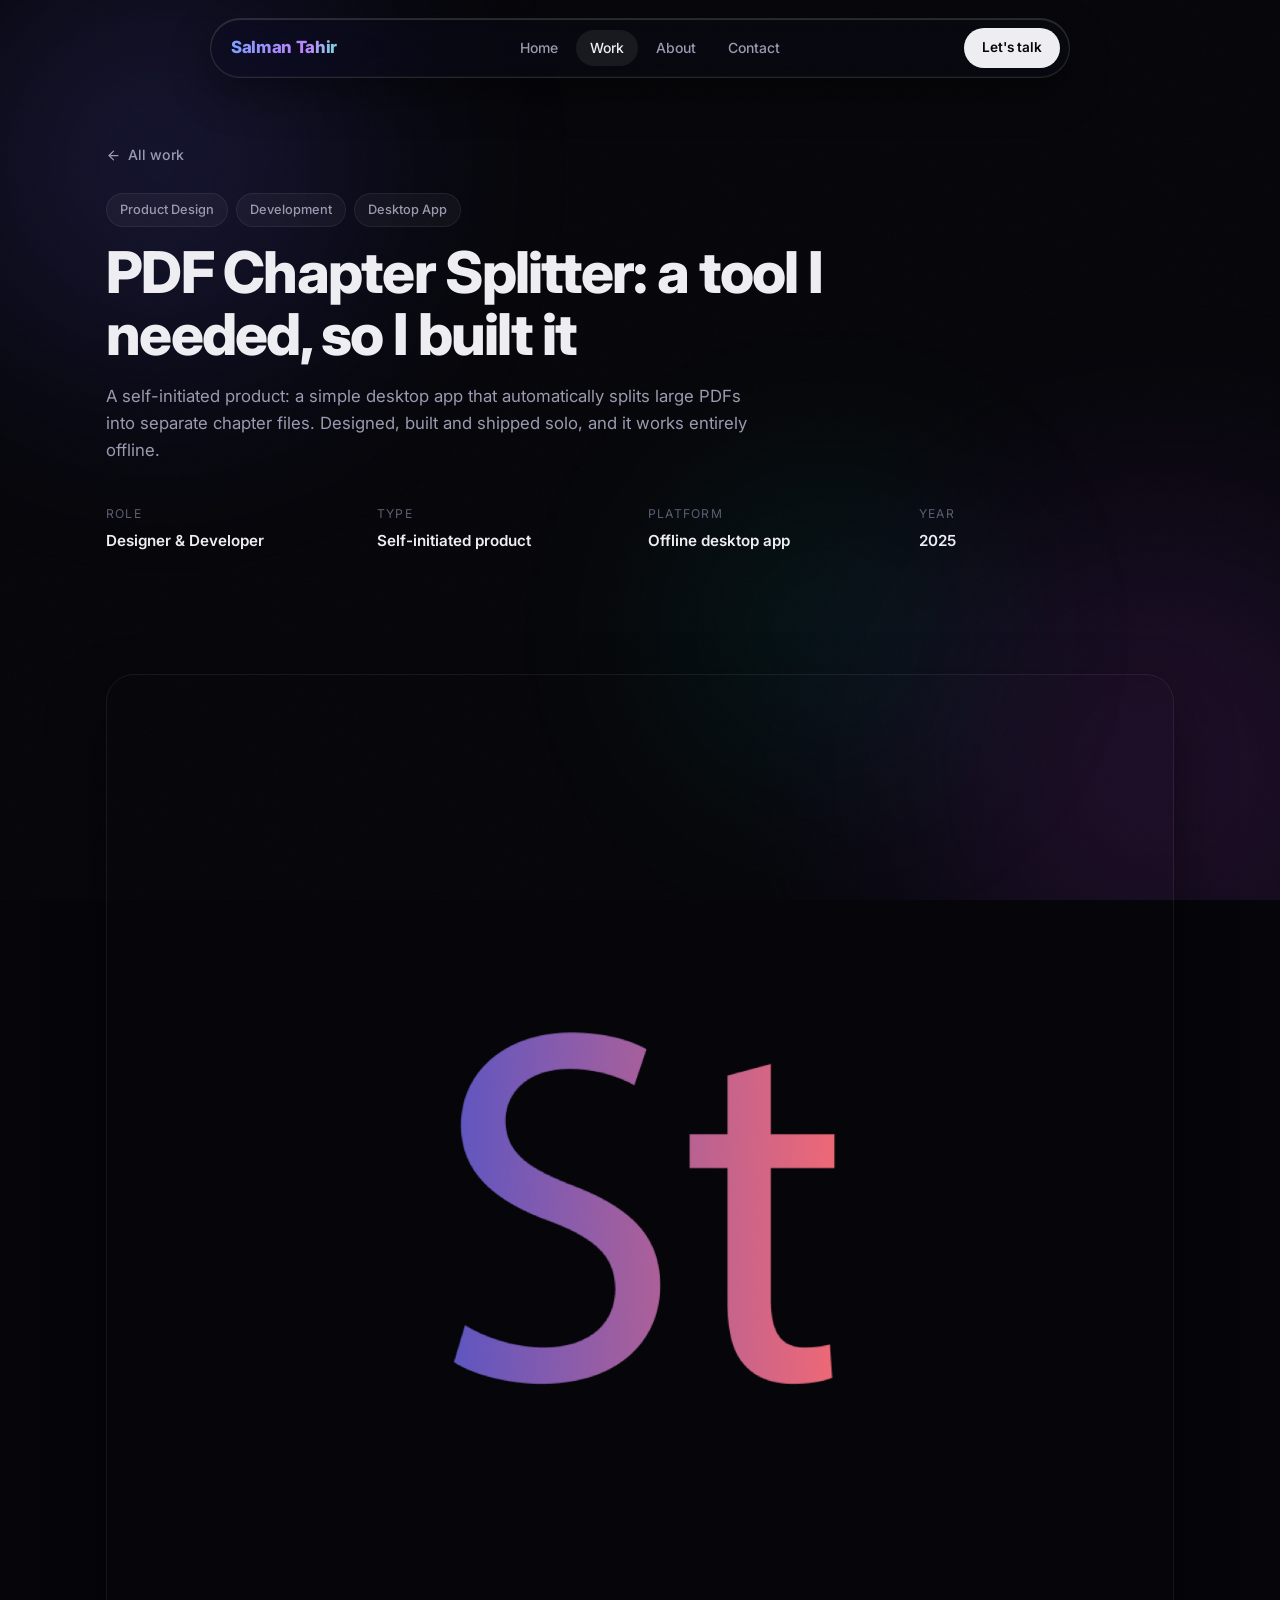
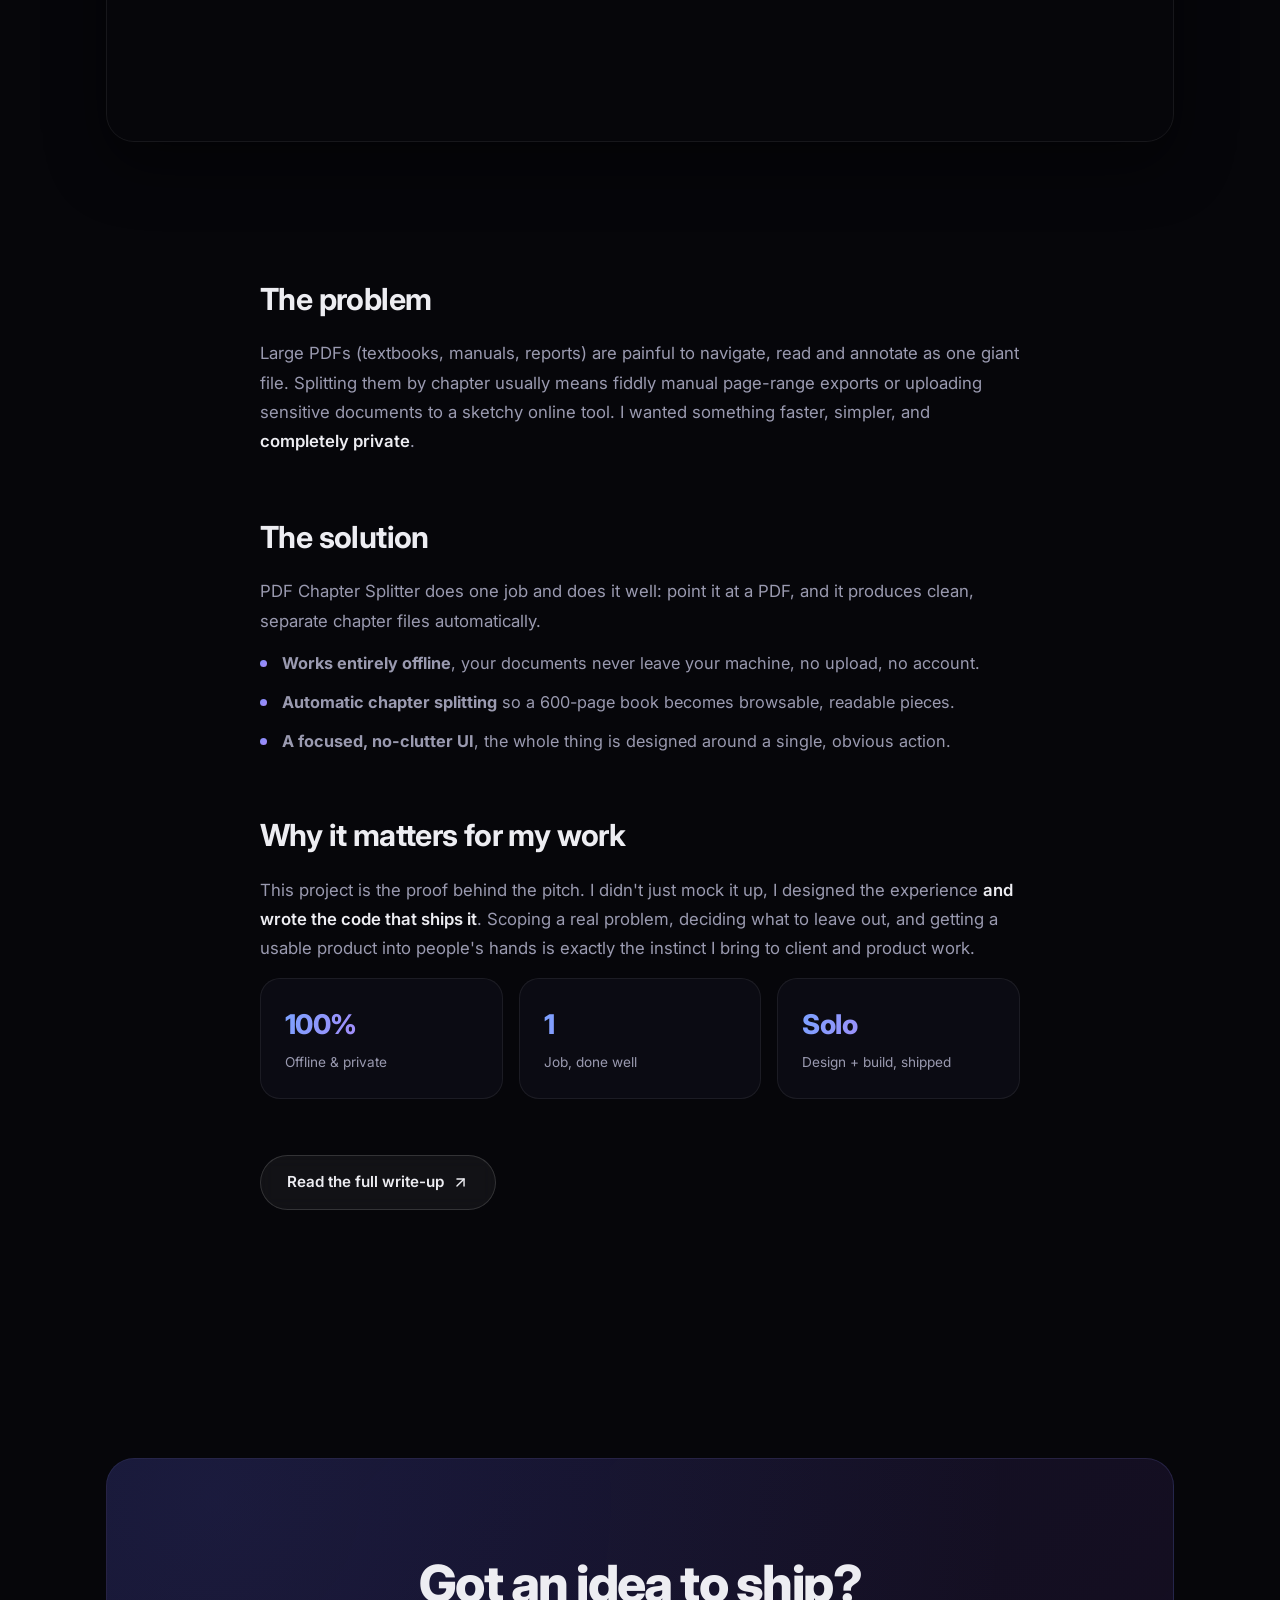
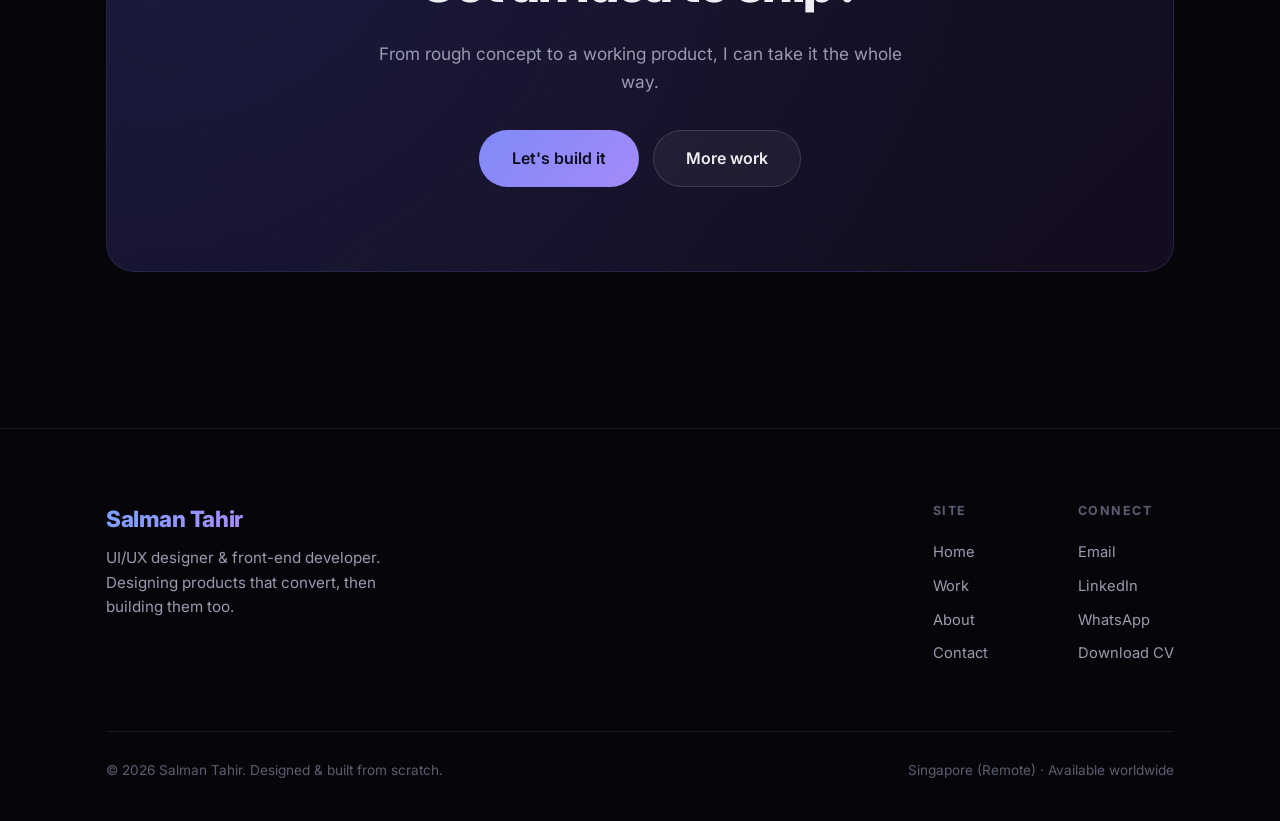
<file: work/pdf-chapter-splitter/index.html>
<!DOCTYPE html>
<html lang="en">
<head>
  <meta charset="UTF-8">
  <meta name="viewport" content="width=device-width, initial-scale=1.0">
  <title>PDF Chapter Splitter · Case Study · Salman Tahir</title>
  <meta name="description" content="An offline desktop app that splits PDFs into chapter files, designed and built end to end by Salman Tahir.">
  <link rel="icon" type="image/png" href="/assets/img/favicon.png">
  <link rel="preconnect" href="https://fonts.googleapis.com">
  <link rel="preconnect" href="https://fonts.gstatic.com" crossorigin>
  <link href="https://fonts.googleapis.com/css2?family=Inter:wght@400;500;600;700;800;900&display=swap" rel="stylesheet">
  <link rel="stylesheet" href="/assets/css/styles.css?v=4">
</head>
<body>
  <div class="ambient" aria-hidden="true">
    <div class="orb orb-1"></div>
    <div class="orb orb-2"></div>
    <div class="orb orb-3"></div>
  </div>
  <div class="noise" aria-hidden="true"></div>

  <header class="nav">
    <div class="nav-inner">
      <a href="/" class="nav-logo grad">Salman Tahir</a>
      <nav class="nav-menu" aria-label="Primary">
        <a href="/" class="nav-link">Home</a>
        <a href="/work/" class="nav-link active">Work</a>
        <a href="/about/" class="nav-link">About</a>
        <a href="/contact/" class="nav-link">Contact</a>
      </nav>
      <a href="/contact/" class="nav-cta">Let's talk</a>
      <button class="nav-toggle" aria-label="Toggle menu">
        <svg viewBox="0 0 24 24" fill="none" stroke="currentColor" stroke-width="2" stroke-linecap="round"><line x1="3" y1="6" x2="21" y2="6"/><line x1="3" y1="12" x2="21" y2="12"/><line x1="3" y1="18" x2="21" y2="18"/></svg>
      </button>
    </div>
  </header>

  <main>
    <section class="cs-hero">
      <div class="container">
        <a href="/work/" class="back-link reveal">
          <svg viewBox="0 0 24 24" fill="none" stroke="currentColor" stroke-width="2" stroke-linecap="round" stroke-linejoin="round"><line x1="19" y1="12" x2="5" y2="12"/><polyline points="12 19 5 12 12 5"/></svg>
          All work
        </a>
        <div class="cs-tags reveal">
          <span class="chip">Product Design</span><span class="chip">Development</span><span class="chip">Desktop App</span>
        </div>
        <h1 class="reveal d1">PDF Chapter Splitter: a tool I needed, so I built it</h1>
        <p class="section-sub reveal d2" style="max-width:60ch;">A self-initiated product: a simple desktop app that automatically splits large PDFs into separate chapter files. Designed, built and shipped solo, and it works entirely offline.</p>

        <div class="cs-meta">
          <div class="reveal d1"><div class="k">Role</div><div class="v">Designer &amp; Developer</div></div>
          <div class="reveal d2"><div class="k">Type</div><div class="v">Self-initiated product</div></div>
          <div class="reveal d3"><div class="k">Platform</div><div class="v">Offline desktop app</div></div>
          <div class="reveal d4"><div class="k">Year</div><div class="v">2025</div></div>
        </div>
      </div>
    </section>

    <div class="container">
      <div class="cs-shot reveal"><img src="/assets/img/pdf-splitter.png" alt="PDF Chapter Splitter interface"></div>
    </div>

    <section class="section-tight">
      <div class="container">
        <div class="cs-body">
          <div class="cs-block reveal">
            <h2>The problem</h2>
            <p>Large PDFs (textbooks, manuals, reports) are painful to navigate, read and annotate as one giant file. Splitting them by chapter usually means fiddly manual page-range exports or uploading sensitive documents to a sketchy online tool. I wanted something faster, simpler, and <strong>completely private</strong>.</p>
          </div>

          <div class="cs-block reveal">
            <h2>The solution</h2>
            <p>PDF Chapter Splitter does one job and does it well: point it at a PDF, and it produces clean, separate chapter files automatically.</p>
            <ul class="bullets">
              <li><strong>Works entirely offline</strong>, your documents never leave your machine, no upload, no account.</li>
              <li><strong>Automatic chapter splitting</strong> so a 600-page book becomes browsable, readable pieces.</li>
              <li><strong>A focused, no-clutter UI</strong>, the whole thing is designed around a single, obvious action.</li>
            </ul>
          </div>

          <div class="cs-block reveal">
            <h2>Why it matters for my work</h2>
            <p>This project is the proof behind the pitch. I didn't just mock it up, I designed the experience <strong>and wrote the code that ships it</strong>. Scoping a real problem, deciding what to leave out, and getting a usable product into people's hands is exactly the instinct I bring to client and product work.</p>
            <div class="result-grid">
              <div class="result"><div class="n">100%</div><div class="l">Offline &amp; private</div></div>
              <div class="result"><div class="n">1</div><div class="l">Job, done well</div></div>
              <div class="result"><div class="n">Solo</div><div class="l">Design + build, shipped</div></div>
            </div>
          </div>

          <div class="cs-block reveal">
            <p><a href="https://salmantahir.net/2025/11/13/pdf-chapter-splitter/" target="_blank" rel="noopener" class="btn btn-glass">Read the full write-up
              <svg viewBox="0 0 24 24" fill="none" stroke="currentColor" stroke-width="2" stroke-linecap="round" stroke-linejoin="round"><line x1="7" y1="17" x2="17" y2="7"/><polyline points="7 7 17 7 17 17"/></svg>
            </a></p>
          </div>
        </div>
      </div>
    </section>

    <section class="section">
      <div class="container">
        <div class="cta-band reveal">
          <h2>Got an idea to ship?</h2>
          <p>From rough concept to a working product, I can take it the whole way.</p>
          <div class="hero-actions">
            <a href="/contact/" class="btn btn-gradient btn-lg">Let's build it</a>
            <a href="/work/" class="btn btn-glass btn-lg">More work</a>
          </div>
        </div>
      </div>
    </section>
  </main>

  <footer class="footer">
    <div class="container">
      <div class="footer-top">
        <div class="footer-brand">
          <h3 class="grad">Salman Tahir</h3>
          <p>UI/UX designer &amp; front-end developer. Designing products that convert, then building them too.</p>
        </div>
        <div class="footer-cols">
          <div class="footer-col">
            <h4>Site</h4>
            <a href="/">Home</a>
            <a href="/work/">Work</a>
            <a href="/about/">About</a>
            <a href="/contact/">Contact</a>
          </div>
          <div class="footer-col">
            <h4>Connect</h4>
            <a href="mailto:salmantahir0831@gmail.com">Email</a>
            <a href="https://www.linkedin.com/in/salmantahir0831/" target="_blank" rel="noopener">LinkedIn</a>
            <a href="https://wa.me/923270372409" target="_blank" rel="noopener">WhatsApp</a>
            <a href="/assets/Salman_Tahir_CV.pdf" target="_blank" rel="noopener">Download CV</a>
          </div>
        </div>
      </div>
      <div class="footer-bottom">
        <span>© <span id="year">2026</span> Salman Tahir. Designed &amp; built from scratch.</span>
        <span>Singapore (Remote) · Available worldwide</span>
      </div>
    </div>
  </footer>

  <script src="/assets/js/main.js?v=4"></script>
</body>
</html>
</file>
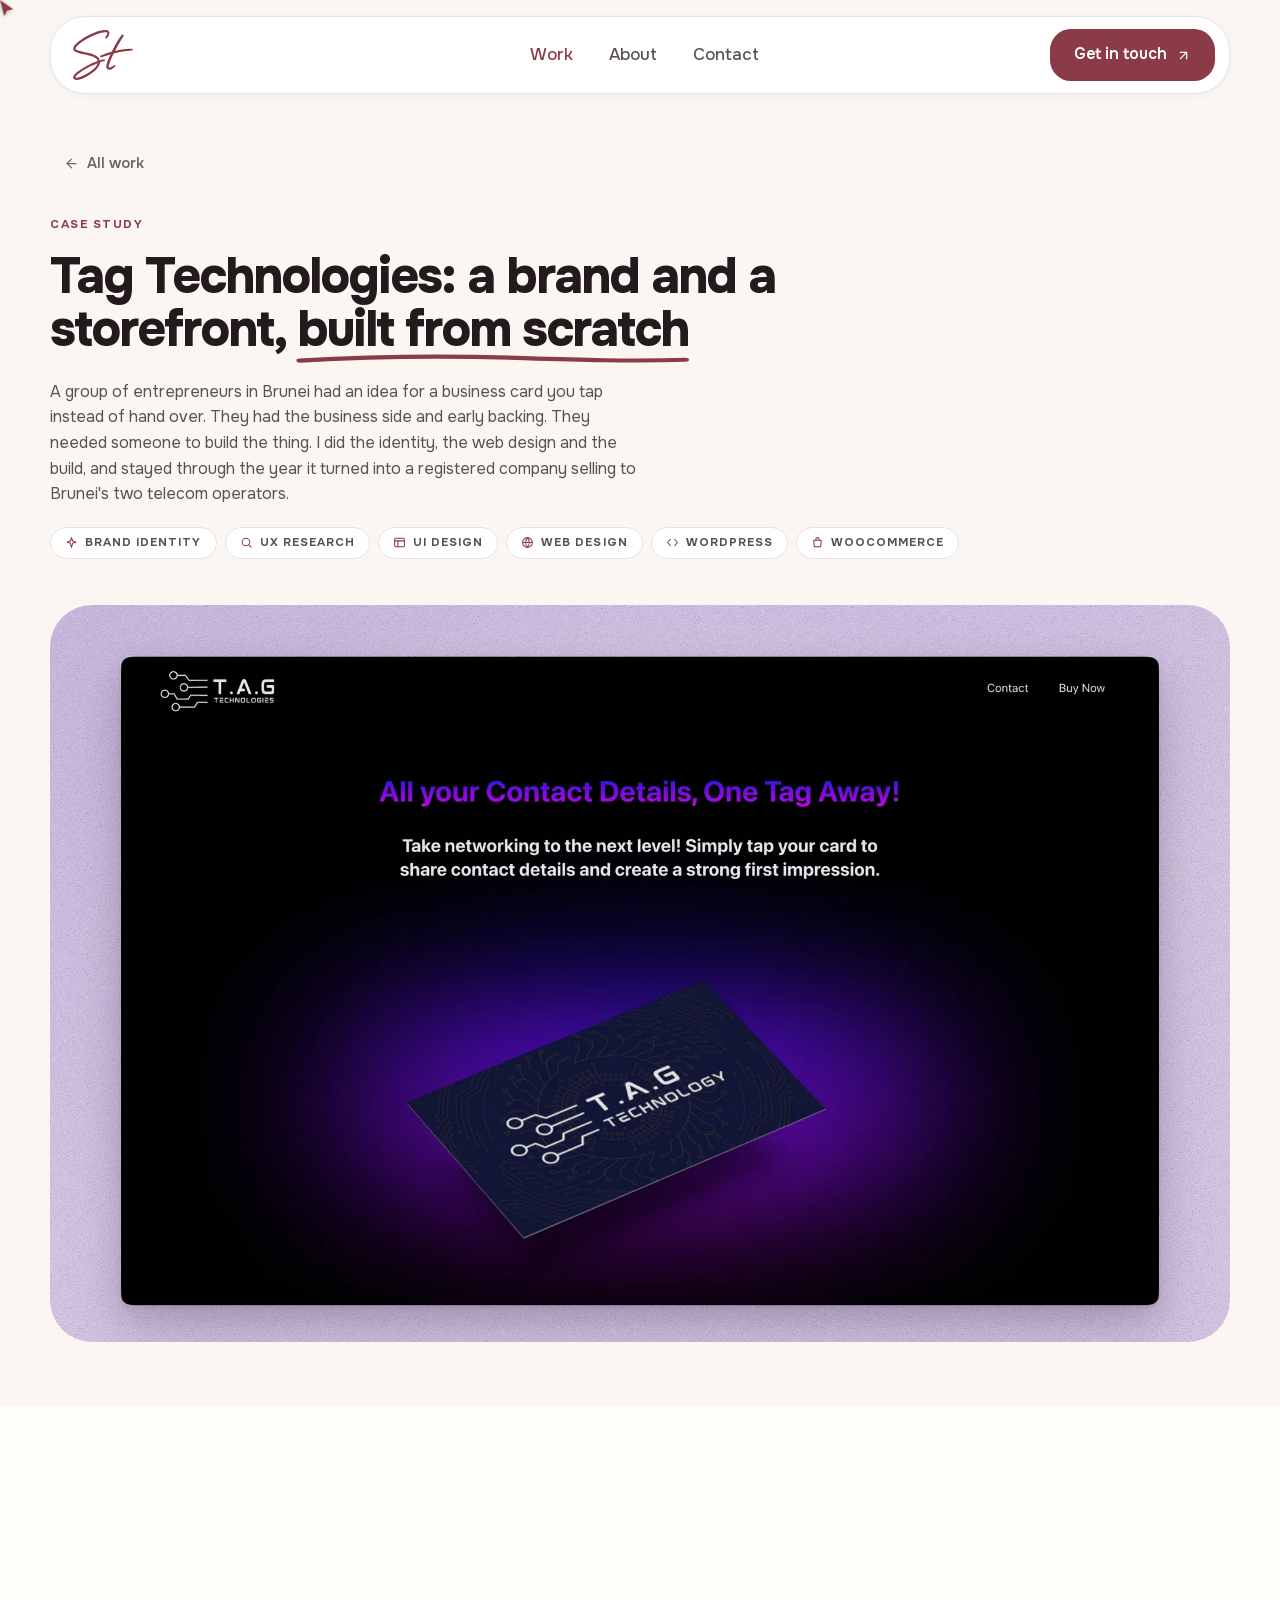
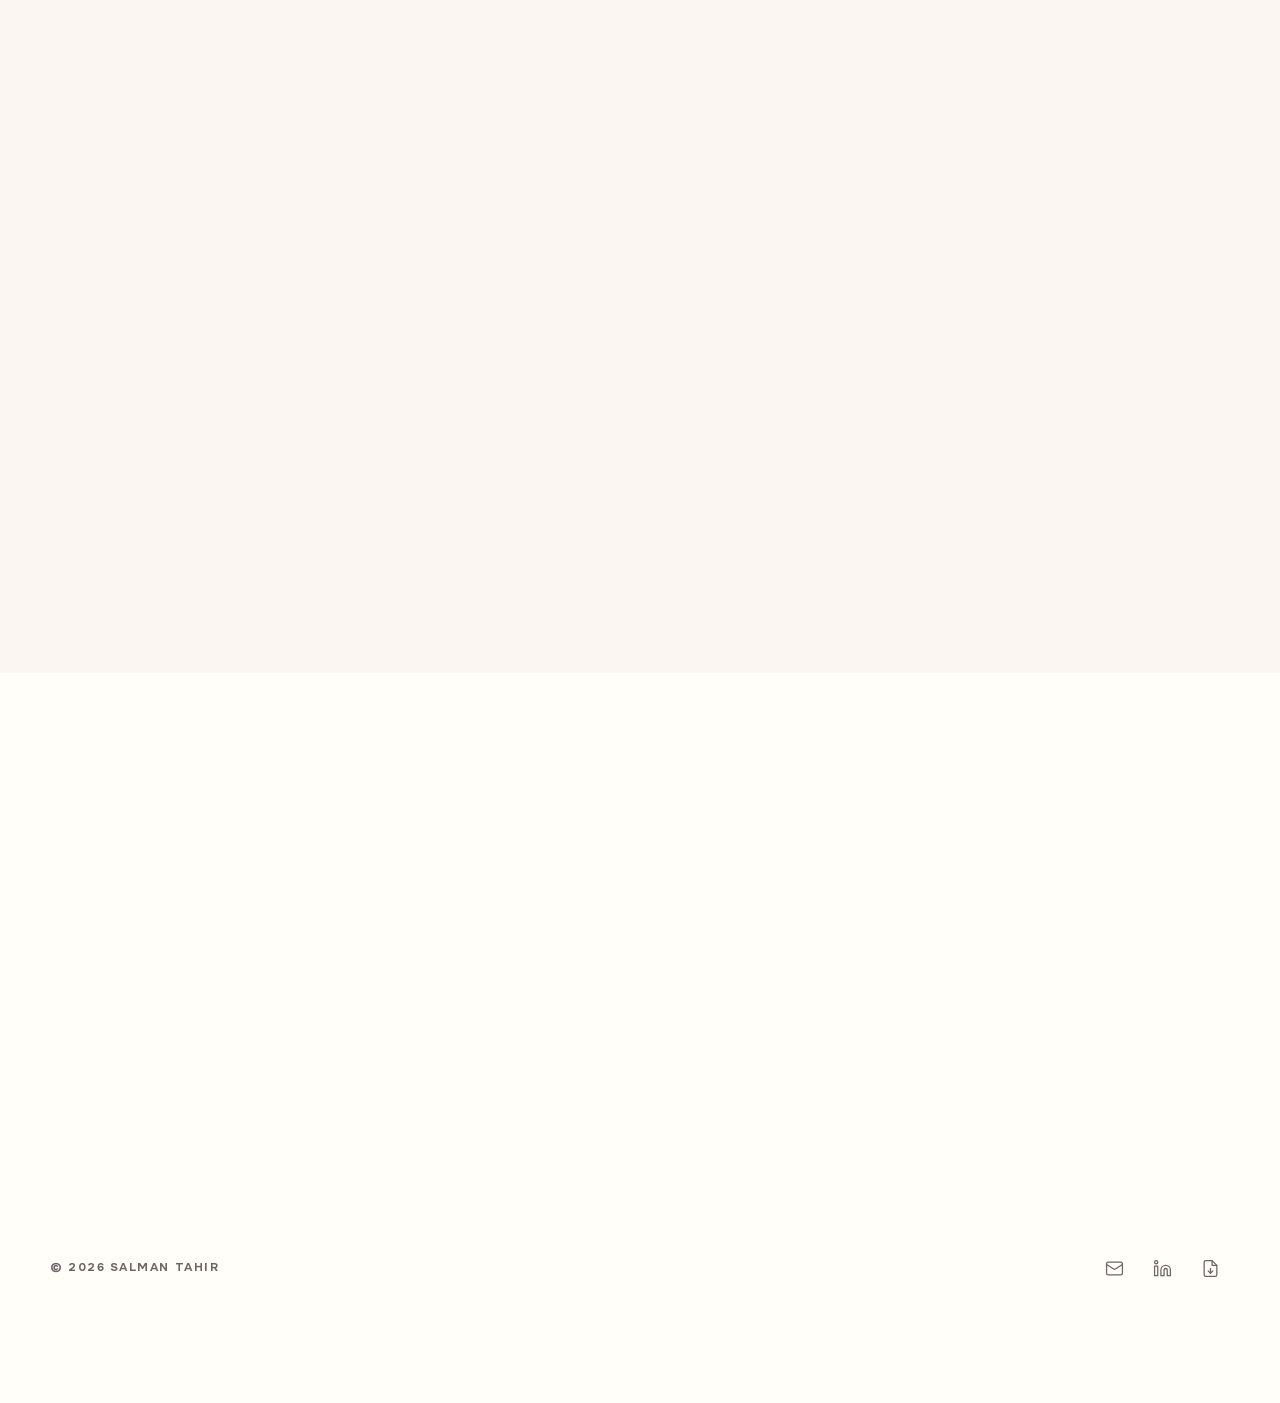
<file: work/tag-technologies/index.html>
<!DOCTYPE html>
<html lang="en">
<head>
<meta charset="UTF-8">
<meta name="viewport" content="width=device-width, initial-scale=1.0">
<title>Tag Technologies · NFC card brand and WooCommerce store · Salman Tahir</title>
<meta name="description" content="Brand identity, web design and a WooCommerce build for an NFC business card company in Brunei. Over 1,000 cards sold in the first year, with DST and Progresif among the clients.">
<meta name="author" content="Salman Tahir">
<link rel="canonical" href="https://salmantahir.net/work/tag-technologies/">

<meta property="og:site_name" content="Salman Tahir">
<meta property="og:title" content="Tag Technologies: a brand and a storefront, built from scratch">
<meta property="og:description" content="A group of entrepreneurs in Brunei had an idea for a business card you tap instead of hand over. I built the brand, the site and the store behind it.">
<meta property="og:type" content="article">
<meta property="og:url" content="https://salmantahir.net/work/tag-technologies/">
<meta property="og:image" content="https://salmantahir.net/assets/img/tag-technologies/feature.webp">
<meta property="og:image:width" content="2000">
<meta property="og:image:height" content="1250">
<meta property="og:image:alt" content="Tag Technologies marketing site shown on a lavender ground">
<meta property="og:locale" content="en_US">
<meta name="twitter:card" content="summary_large_image">
<meta name="twitter:title" content="Tag Technologies: a brand and a storefront, built from scratch">
<meta name="twitter:description" content="Brand, web design and WooCommerce build for an NFC card company in Brunei. 1,000+ cards sold in year one.">
<meta name="twitter:image" content="https://salmantahir.net/assets/img/tag-technologies/feature.webp">

<link rel="icon" type="image/svg+xml" href="/assets/img/favicon.svg">
<link rel="icon" type="image/png" sizes="32x32" href="/assets/img/favicon/icon-32.png">
<link rel="apple-touch-icon" sizes="180x180" href="/assets/img/favicon/icon-180.png">
<link rel="preload" href="/assets/fonts/onest-var.woff2" as="font" type="font/woff2" crossorigin>

<script type="application/ld+json">
{
  "@context":"https://schema.org",
  "@type":"CreativeWork",
  "name":"Tag Technologies: a brand and a storefront, built from scratch",
  "url":"https://salmantahir.net/work/tag-technologies/",
  "image":"https://salmantahir.net/assets/img/tag-technologies/feature.webp",
  "author":{"@type":"Person","name":"Salman Tahir","url":"https://salmantahir.net/"},
  "creator":{"@type":"Person","name":"Salman Tahir"},
  "about":{
    "@type":"Organization",
    "name":"Tag Technologies",
    "url":"https://tagtechnologies.net",
    "location":{"@type":"Country","name":"Brunei Darussalam"},
    "description":"Brunei company selling NFC business cards that open a personalised landing page when tapped against a phone."
  },
  "keywords":"NFC business cards, brand identity, WordPress, WooCommerce, web design, Brunei",
  "isPartOf":{"@type":"WebSite","name":"Salman Tahir","url":"https://salmantahir.net/"}
}
</script>

<link rel="stylesheet" href="/assets/css/site.css?v=2">
</head>
<body>

<svg width="0" height="0" style="position:absolute" aria-hidden="true" focusable="false"><defs>
  <g id="i-brand" fill="none" stroke="currentColor" stroke-width="1.9" stroke-linecap="round" stroke-linejoin="round"><path d="m12 3 2.1 6.3 6.3 2.1-6.3 2.1L12 21l-2.1-7.5L3.6 11.4l6.3-2.1z"/></g>
  <g id="i-research" fill="none" stroke="currentColor" stroke-width="1.9" stroke-linecap="round" stroke-linejoin="round"><circle cx="11" cy="11" r="7"/><path d="m20.5 20.5-4-4"/></g>
  <g id="i-ui" fill="none" stroke="currentColor" stroke-width="1.9" stroke-linecap="round" stroke-linejoin="round"><rect x="3" y="4" width="18" height="16" rx="2"/><path d="M3 9h18M9 20V9"/></g>
  <g id="i-web" fill="none" stroke="currentColor" stroke-width="1.9" stroke-linecap="round" stroke-linejoin="round"><circle cx="12" cy="12" r="9"/><path d="M3 12h18M12 3a15 15 0 0 1 0 18a15 15 0 0 1 0-18z"/></g>
  <g id="i-dev" fill="none" stroke="currentColor" stroke-width="1.9" stroke-linecap="round" stroke-linejoin="round"><path d="m16 18 5-6-5-6M8 6l-5 6 5 6"/></g>
  <g id="i-note" fill="none" stroke="currentColor" stroke-width="1.9" stroke-linecap="round" stroke-linejoin="round"><path d="M4 5h16M4 10h16M4 15h11M4 20h7"/></g>
  <g id="i-ecom" fill="none" stroke="currentColor" stroke-width="1.9" stroke-linecap="round" stroke-linejoin="round"><path d="M5 8h14l-1.2 12H6.2z"/><path d="M9 8V6a3 3 0 0 1 6 0v2"/></g>
</defs></svg>

<header class="hdr" id="hdr">
  <div class="hdr-in sq-xl">
    <a href="/" class="mark" aria-label="Salman Tahir, home"></a>
    <nav class="hnav" id="hnav">
      <a href="/work/" class="act sq-xs on">Work</a>
      <a href="/about/" class="act sq-xs">About</a>
      <a href="/contact/" class="act sq-xs">Contact</a>
    </nav>
    <div class="hdr-end">
      <a href="/contact/" class="btn btn-primary act sq-sm">Get in touch
        <svg class="arw" viewBox="0 0 24 24" fill="none" stroke="currentColor" stroke-width="2" stroke-linecap="round" stroke-linejoin="round"><line x1="7" y1="17" x2="17" y2="7"/><polyline points="7 7 17 7 17 17"/></svg>
      </a>
    </div>
    <button class="burger sq-sm" id="burger" aria-label="Menu" aria-expanded="false"><i></i><i></i></button>
  </div>
</header>

<main id="top">

  <article>
    <section class="cs-top">
      <div class="wrap">
        <a href="/work/" class="back act sq-sm">
          <svg viewBox="0 0 24 24" fill="none" stroke="currentColor" stroke-width="2" stroke-linecap="round" stroke-linejoin="round"><line x1="19" y1="12" x2="5" y2="12"/><polyline points="12 19 5 12 12 5"/></svg>
          All work
        </a>
        <div class="cs-head stg rv">
          <span class="eyebrow label">Case study</span>
          <h1 class="cs-h1">Tag Technologies: a brand and a storefront, <span class="ul">built from scratch<svg viewBox="0 0 300 12" preserveAspectRatio="none" aria-hidden="true"><path d="M2 8C56 3 120 2 174 5c40 2 82 4 124 2"/></svg></span></h1>
          <p class="cs-lead">
            A group of entrepreneurs in Brunei had an idea for a business card you tap instead of
            hand over. They had the business side and early backing. They needed someone to build
            the thing. I did the identity, the web design and the build, and stayed through the
            year it turned into a registered company selling to Brunei's two telecom operators.
          </p>
          <div class="tags">
            <button type="button" class="tag label sq-xs act"><svg viewBox="0 0 24 24"><use href="#i-brand"/></svg>Brand identity</button>
            <button type="button" class="tag label sq-xs act"><svg viewBox="0 0 24 24"><use href="#i-research"/></svg>UX research</button>
            <button type="button" class="tag label sq-xs act"><svg viewBox="0 0 24 24"><use href="#i-ui"/></svg>UI design</button>
            <button type="button" class="tag label sq-xs act"><svg viewBox="0 0 24 24"><use href="#i-web"/></svg>Web design</button>
            <button type="button" class="tag label sq-xs act"><svg viewBox="0 0 24 24"><use href="#i-dev"/></svg>WordPress</button>
            <button type="button" class="tag label sq-xs act"><svg viewBox="0 0 24 24"><use href="#i-ecom"/></svg>WooCommerce</button>
          </div>
        </div>

        <span class="cs-feature act rv d1 sq-lg">
          <img src="/assets/img/tag-technologies/feature.webp" width="2000" height="1250"
               alt="The Tag Technologies homepage, an NFC business card lit purple on a black ground">
        </span>
      </div>
    </section>

    <section class="cs-body-sec">
      <div class="wrap cs-body">
      <div class="cs-main">

        <div class="glance rv">
          <span class="eyebrow-2 label"><svg viewBox="0 0 24 24"><use href="#i-note"/></svg>At a glance</span>
          <p>
            Tag Technologies is a Bruneian company selling NFC business cards: a physical card that
            opens a personalised landing page when tapped against a phone, so contact details
            transfer without either person installing an app.
          </p>
          <p>
            I designed the brand identity, the marketing site and the ordering experience, and
            built it on WordPress and WooCommerce. I also designed the social content and the
            material used to pitch the business.
          </p>
          <p>
            The company sold over 1,000 cards in its first year. Its clients include both of
            Brunei's telecom operators, DST and Progresif, along with Brunei Innovation Lab and
            Shell LiveWIRE Brunei. DST's order alone replaced the printed business cards of more
            than 600 staff.
          </p>
        </div>

        <h2 class="rv">How it started</h2>
        <p class="rv">
          I was studying in Brunei and doing design and front-end work alongside it. A group of
          entrepreneurship students a few years ahead of me had been circling an idea: NFC business
          cards. Tap a card against a phone and your details land in it. The technology was cheap
          and already proven elsewhere. Nobody in Brunei was selling it.
        </p>
        <p class="rv">
          They had the commercial side covered and a handful of small investors interested. What
          the idea did not have was anyone who could actually build it. That is what they came to
          me for, and it is the role I took: the technical and design side of the whole thing, from
          the mark on the card to the checkout that sold it.
        </p>
        <p class="rv">
          I held a stake and worked on it as an owner rather than as someone billing hours, which
          is why this project reads differently to the client work elsewhere on this site. The
          decisions were mine to get wrong.
        </p>

        <h2 class="rv">The problem</h2>
        <p class="rv">
          Selling something people have never seen is a different job to selling something people
          already want. Three things were working against us.
        </p>
        <h3 class="rv">Nobody was searching for it</h3>
        <p class="rv">
          There was no demand to capture, only demand to create. Every visitor arrived with no
          mental model of what an NFC card was or why they would pay for one. The site had to teach
          and sell in the same scroll.
        </p>
        <h3 class="rv">Two audiences, one page</h3>
        <p class="rv">
          A freelancer buying a single card and a company ordering hundreds for its staff want
          completely different things. The freelancer wants to see it work. The company wants bulk
          pricing, custom branding, and an answer to what happens when someone leaves. Splitting
          them into separate funnels was not realistic at our size, so one page had to carry both
          without feeling like a compromise to either.
        </p>
        <h3 class="rv">Zero credibility</h3>
        <p class="rv">
          We were students. No brand, no track record, no reviews. In a market the size of Brunei,
          where a lot of business still moves on personal reputation, a site that looked like a
          side project would have ended the conversation before it started.
        </p>

        <h2 class="rv">What I did</h2>

        <h3 class="rv">Positioned it against paper, not against other NFC vendors</h3>
        <p class="rv">
          Competitor research turned up almost nobody local, so benchmarking the category would
          have told me nothing useful. The real competitor was the printed business card: cheap,
          familiar, and something everyone already owns a box of. So the whole site argues against
          paper rather than against other NFC companies. The three reasons on the homepage, easy to
          use, cost effective, eco friendly, are the three places a printed card loses. That
          framing did more for conversion than any visual decision on the project.
        </p>
        <figure class="rv">
          <span class="fig-img act sq-lg">
            <img src="/assets/img/tag-technologies/why.webp" width="1800" height="650" loading="lazy"
               alt="Three benefit cards on the Tag Technologies site: easy to use, cost effective, eco friendly">
          </span>
          <figcaption>
            Every one of the three is an argument against a printed card rather than against a
            competitor, because the printed card is what the buyer is actually choosing between.
          </figcaption>
        </figure>

        <h3 class="rv">Made the product legible in one glance</h3>
        <p class="rv">
          Talking to potential buyers, the same confusion came up every time: people assumed it
          needed an app, or a subscription, or that it would stop working. The hero had to answer
          that before anything else. "All your contact details, one tag away" over a shot of the
          card meeting a phone does the whole explanation without a paragraph of copy. Everything
          technical moved below the fold, where it reassures the people who go looking for it and
          stays out of the way of the people who don't.
        </p>

        <h3 class="rv">Built an identity that could sit next to a client's own branding</h3>
        <p class="rv">
          The card is a surface a customer prints their own logo onto, so the Tag identity had to
          be confident enough to be trusted and quiet enough to disappear behind someone else's
          brand. I built the mark from circuit traces, which reads as technology without saying the
          word, and paired it with a blue to magenta gradient that photographs well on a dark card
          and holds up when printed small. The kit was made to be handed over: logo variants,
          colour values, type, so people other than me could keep producing material without it
          drifting.
        </p>
        <figure class="rv">
          <span class="fig-img act sq-lg">
            <img src="/assets/img/tag-technologies/brand-guide.webp" width="2000" height="1250" loading="lazy"
                 alt="Tag Technologies brand guide: logo, colour palette, signature gradient and type scale">
          </span>
          <figcaption>
            One mark, seven colours, four type sizes. Small enough that anyone could keep producing
            material without the brand drifting.
          </figcaption>
        </figure>

        <h3 class="rv">Sold the outcome, not the hardware</h3>
        <p class="rv">
          The first version of the offer was a card. It converted poorly, because a card by itself
          is a novelty. Rebuilding the offer around what the buyer actually receives, a personalised
          landing page, a design matched to their branding, automations behind it, support that does
          not expire, turned a one-off purchase into something with a reason to exist after the
          first tap. That is the change I would point to first if someone asked what moved the
          numbers.
        </p>
        <figure class="rv">
          <span class="fig-img act sq-lg">
            <img src="/assets/img/tag-technologies/included.webp" width="1800" height="1537" loading="lazy"
               alt="The What's Included section listing the landing page, custom design, automations and lifetime support">
          </span>
          <figcaption>
            The offer restated as four things the buyer receives. A card is a novelty; a landing
            page with automations behind it is a product.
          </figcaption>
        </figure>

        <h3 class="rv">Shipped it on WordPress and WooCommerce</h3>
        <p class="rv">
          Not the most interesting choice, and the right one. It had to be maintainable by whoever
          was around after I stopped touching it, it had to take real orders on day one, and it had
          to be cheap to run for a company that had not sold anything yet. WooCommerce handled
          ordering, variants and the bulk enquiries from corporate buyers. The build is responsive
          throughout, because in Brunei this was going to be opened on a phone almost every time.
        </p>
        <figure class="rv">
          <span class="fig-img act sq-lg">
            <img src="/assets/img/tag-technologies/responsive.webp" width="2000" height="1250" loading="lazy"
               alt="The Tag Technologies site shown at desktop and phone widths side by side">
          </span>
          <figcaption>Desktop and phone. Mobile was the primary case, not the fallback.</figcaption>
        </figure>

        <h3 class="rv">Kept the brand alive after launch</h3>
        <p class="rv">
          A site with no traffic sells nothing. I designed the Instagram content and the
          promotional runs: launch announcements, product explainers, price and feature cards. The
          same identity had to work at 1080 square with a thumb moving past it, which is a different
          problem to a web page. Design was the only marketing budget we had, so it had to work as
          marketing.
        </p>
        <div class="social rv">
          <span class="social-item act sq-lg">
            <img src="/assets/img/tag-technologies/social-live-now.webp" width="900" height="900" loading="lazy"
                 alt="Launch announcement post: Live now, visit our new website, with device mockups">
          </span>
          <span class="social-item act sq-lg">
            <img src="/assets/img/tag-technologies/social-personalised.webp" width="900" height="900" loading="lazy"
                 alt="Product post: personalised business cards with feature list and price">
          </span>
          <span class="social-item act sq-lg">
            <img src="/assets/img/tag-technologies/social-benefits.webp" width="900" height="900" loading="lazy"
                 alt="Explainer post: benefits of using e-business cards, on the circuit pattern">
          </span>
        </div>
        <p class="cap rv">
          The circuit motif from the logo becomes the background pattern, and gold joins the palette
          as a second accent because the blue to magenta gradient disappears against a dark
          photograph.
        </p>

        <h2 class="rv">What happened</h2>
        <p class="rv">
          The company registered in Brunei and traded properly, with the storefront as its main
          sales channel. It sold over 1,000 cards in its first year, starting with small vendors
          and moving up as the work became visible.
        </p>

        <div class="clients rv">
          <span class="client surf act sq-md"><span class="client-logo sq-xs"><img src="/assets/img/tag-technologies/logo-dst.webp" width="240" height="240" alt="DST" loading="lazy"></span><span><b>DST</b><span>Brunei's largest telecom operator. Replaced the printed business cards of more than 600 staff, so the design had to reproduce at volume against someone else's brand guidelines.</span></span></span>
          <span class="client surf act sq-md"><span class="client-logo sq-xs"><img src="/assets/img/tag-technologies/logo-progresif.webp" width="240" height="240" alt="Progresif" loading="lazy"></span><span><b>Progresif</b><span>The country's other telecom operator, roughly 300 cards. The second carrier is never sold on novelty. They had seen the first deployment working.</span></span></span>
          <span class="client surf act sq-md"><span class="client-logo sq-xs"><img src="/assets/img/tag-technologies/logo-brunei-innovation-lab.webp" width="240" height="240" alt="Brunei Innovation Lab" loading="lazy"></span><span><b>Brunei Innovation Lab</b><span>The government-backed programme supporting local tech startups. Useful proof for a product whose whole argument is that it belongs in a modern organisation.</span></span></span>
          <span class="client surf act sq-md"><span class="client-logo sq-xs"><img src="/assets/img/tag-technologies/logo-shell-livewire.webp" width="240" height="240" alt="Shell LiveWIRE Brunei" loading="lazy"></span><span><b>Shell LiveWIRE Brunei</b><span>The national programme for young entrepreneurs, both a client and the place the business won its pitches.</span></span></span>
        </div>
        <div class="tally rv">
          <p class="tally-lead">
            Over <b>1,000</b> cards in year one. A <b>600+</b> card order from DST. Both of
            Brunei's national telecom operators as clients, from an idea with no name on it.
          </p>
          <p class="tally-sub">Brand, site and store: one person, start to finish.</p>
        </div>

        <h3 class="rv">BSM Disrupt, third place</h3>
        <p class="rv">
          We entered BSM Disrupt, Brunei's startup pitch competition, in December 2022 and took
          third with a BND $1,000 prize. We also went through Shell LiveWIRE Brunei's programme,
          which did not end in a placing but produced the introductions and the follow up that
          mattered more at that stage. Both ran on decks and boards I designed.
        </p>
        <figure class="rv">
          <span class="fig-img act sq-lg">
            <img src="/assets/img/tag-technologies/bsm-disrupt.webp" width="1100" height="1114" loading="lazy"
                 alt="The Tag Technologies team receiving the BSM Disrupt third place cheque, December 2022">
          </span>
          <figcaption>Prize presentation, 19 December 2022.</figcaption>
        </figure>

        <p class="rv">
          By the end there was real money on the table to grow it into something larger. It did not
          happen, and not because the business failed. I finished my studies and left Brunei, the
          others moved to different countries or went back to studying, and the thing lost the
          people who were pushing it. It still trades, just slowly. I sold most of my stake and
          still get asked for an opinion now and then.
        </p>
        <p class="rv">
          That is the honest ending, and I would rather write it than a tidier one. The design work
          stood up. The company outlasted everyone who built it. What it did not survive was all of
          us leaving at once.
        </p>

        <h2 class="rv">What I took from it</h2>
        <p class="rv">
          Most of my work starts after somebody else has decided what the thing is. This one did
          not, and the difference showed up in the design decisions. Knowing exactly what a lost
          sale cost us changed what I put on a page: I stopped designing sections because a site is
          supposed to have them, and started designing them because a specific person was getting
          stuck at a specific point.
        </p>
        <p class="rv">
          The second thing is that owning the build is what made the iterating possible. There was
          no handoff and no ticket queue, so a section that was not working could be rewritten the
          same evening it was identified. That is still how I prefer to work, and it is why I do
          both halves of the job.
        </p>
      </div>

      <aside class="rail surf act rv rv-x sq-md">
        <span class="rail-row"><span class="rail-k eyebrow-2 label">Role</span><span class="rail-v">Brand and UI/UX designer, developer</span></span>
        <span class="rail-row"><span class="rail-k eyebrow-2 label">Scope</span><span class="rail-v">Identity, research, UI, build, social</span></span>
        <span class="rail-row"><span class="rail-k eyebrow-2 label">Platform</span><span class="rail-v">WordPress, WooCommerce</span></span>
        <span class="rail-row"><span class="rail-k eyebrow-2 label">Timeline</span><span class="rail-v">2021 to 2023</span></span>
        <span class="rail-row"><span class="rail-k eyebrow-2 label">Where</span><span class="rail-v">Brunei Darussalam</span></span>
        <span class="rail-row"><span class="rail-k eyebrow-2 label">Live</span><span class="rail-v"><a href="https://tagtechnologies.net" target="_blank" rel="noopener">tagtechnologies.net</a></span></span>
      </aside>
      </div>
    </section>
  </article>

  <section class="related">
    <div class="wrap">
      <span class="eyebrow label rv">More work</span>
      <h2 class="h-case rv">Other things I have built</h2>
      <div class="rel-grid stg rv">
        <a class="rel" href="/work/">
          <span class="rel-shot act sq-lg">
            <img src="/assets/img/bizdigital/feature.webp" width="1600" height="1757" alt="BizDigital agency website redesign" loading="lazy">
          </span>
          <span class="rel-t">BizDigital</span>
          <span class="rel-s">Agency site redesign, brief to build</span>
          <span class="tags"><button type="button" class="tag label sq-xs act" data-tag="web" aria-pressed="false"><svg viewBox="0 0 24 24"><use href="#i-web"/></svg>Web design</button><button type="button" class="tag label sq-xs act" data-tag="dev" aria-pressed="false"><svg viewBox="0 0 24 24"><use href="#i-dev"/></svg>Development</button></span>
        </a>
        <a class="rel" href="/work/">
          <span class="rel-shot act sq-lg">
            <img src="/assets/img/fxcubict/feature.webp" width="1200" height="975" alt="Fxcubict fintech landing page" loading="lazy">
          </span>
          <span class="rel-t">Fxcubict</span>
          <span class="rel-s">Fintech landing page and identity</span>
          <span class="tags"><button type="button" class="tag label sq-xs act" data-tag="brand" aria-pressed="false"><svg viewBox="0 0 24 24"><use href="#i-brand"/></svg>Brand identity</button><button type="button" class="tag label sq-xs act" data-tag="ui" aria-pressed="false"><svg viewBox="0 0 24 24"><use href="#i-ui"/></svg>UI design</button></span>
        </a>
        <a class="rel" href="/work/">
          <span class="rel-shot act sq-lg">
            <img src="/assets/img/evendor/feature.webp" width="1200" height="916" alt="eVendor online store" loading="lazy">
          </span>
          <span class="rel-t">eVendor</span>
          <span class="rel-s">Online store, design and front end</span>
          <span class="tags"><button type="button" class="tag label sq-xs act" data-tag="ecom" aria-pressed="false"><svg viewBox="0 0 24 24"><use href="#i-ecom"/></svg>E-commerce</button><button type="button" class="tag label sq-xs act" data-tag="ui" aria-pressed="false"><svg viewBox="0 0 24 24"><use href="#i-ui"/></svg>UI design</button></span>
        </a>
      </div>
    </div>
  </section>

  <section class="cta-sec" id="contact">
    <div class="wrap">
      <div class="cta sq-lg rv">
        <h2 class="h-sec">Got something that needs building from scratch?</h2>
        <p class="cta-p">
          Brand, design and build, handled by one person, start to finish.
        </p>
        <div class="cta-actions">
          <a href="/contact/" class="btn btn-primary act sq-sm">
            Start a project
            <svg class="arw" viewBox="0 0 24 24" fill="none" stroke="currentColor" stroke-width="2" stroke-linecap="round" stroke-linejoin="round"><line x1="7" y1="17" x2="17" y2="7"/><polyline points="7 7 17 7 17 17"/></svg>
          </a>
          <a href="/work/" class="btn btn-ondark act sq-sm">View all work</a>
        </div>
      </div>
    </div>
  </section>

</main>

<footer class="ftr">
  <div class="ftr-in">
    <span class="ftr-c label">© 2026 Salman Tahir</span>
    <nav class="ftr-n">
      <a href="mailto:salmantahir0831@gmail.com" class="act act-bare" aria-label="Email">
        <svg viewBox="0 0 24 24" fill="none" stroke="currentColor" stroke-width="1.6" stroke-linecap="round" stroke-linejoin="round"><rect x="2" y="4" width="20" height="16" rx="2"/><path d="m22 7-8.97 5.7a1.94 1.94 0 0 1-2.06 0L2 7"/></svg>
      </a>
      <a href="https://www.linkedin.com/in/salmantahir0831/" target="_blank" rel="noopener" class="act act-bare" aria-label="LinkedIn">
        <svg viewBox="0 0 24 24" fill="none" stroke="currentColor" stroke-width="1.6" stroke-linecap="round" stroke-linejoin="round"><path d="M16 8a6 6 0 0 1 6 6v7h-4v-7a2 2 0 0 0-2-2 2 2 0 0 0-2 2v7h-4v-7a6 6 0 0 1 6-6z"/><rect x="2" y="9" width="4" height="12"/><circle cx="4" cy="4" r="2"/></svg>
      </a>
      <a href="/assets/Salman_Tahir_CV.pdf" target="_blank" rel="noopener" class="act act-bare" aria-label="Download CV">
        <svg viewBox="0 0 24 24" fill="none" stroke="currentColor" stroke-width="1.6" stroke-linecap="round" stroke-linejoin="round"><path d="M14 2H6a2 2 0 0 0-2 2v16a2 2 0 0 0 2 2h12a2 2 0 0 0 2-2V8z"/><polyline points="14 2 14 8 20 8"/><line x1="12" y1="18" x2="12" y2="12"/><polyline points="9 15 12 18 15 15"/></svg>
      </a>
    </nav>
  </div>
</footer>

<script src="/assets/js/lenis.min.js" defer></script>
<script src="/assets/js/site.js?v=2" defer></script>
</body>
</html>
</file>
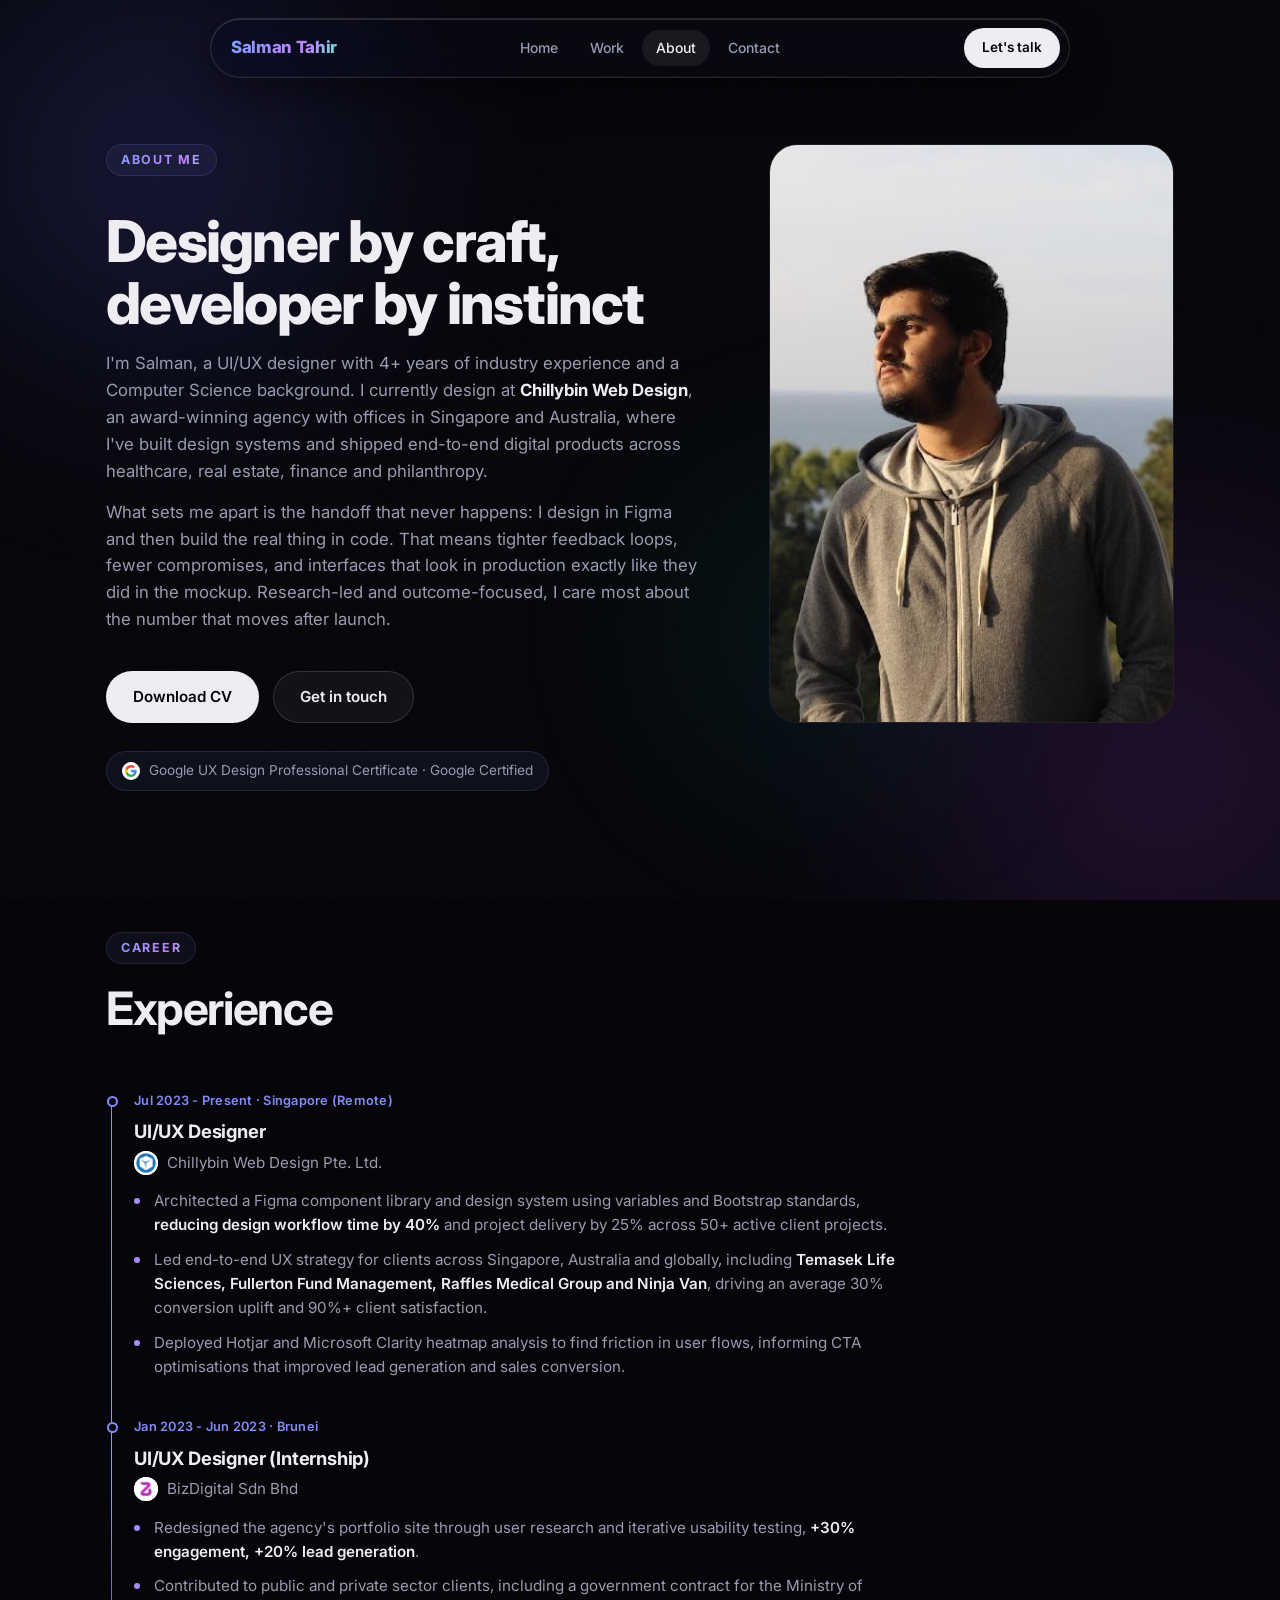
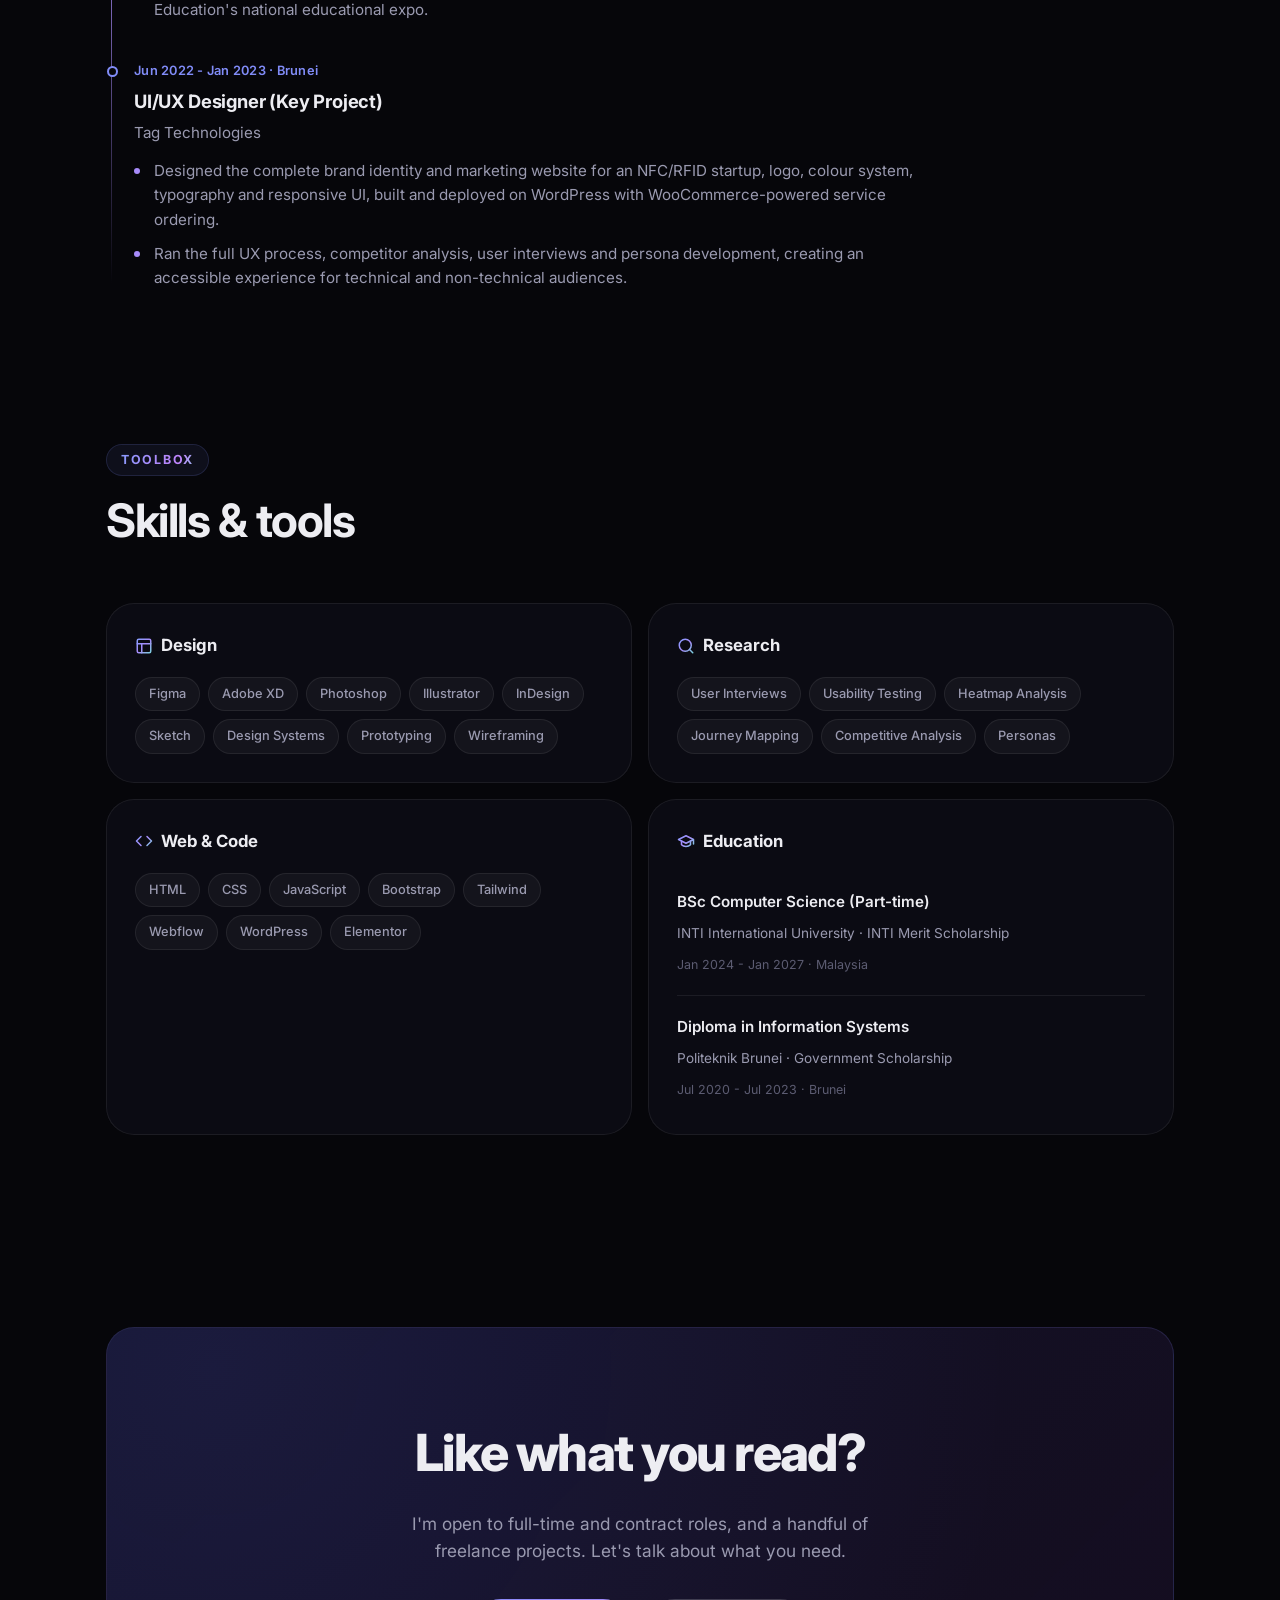
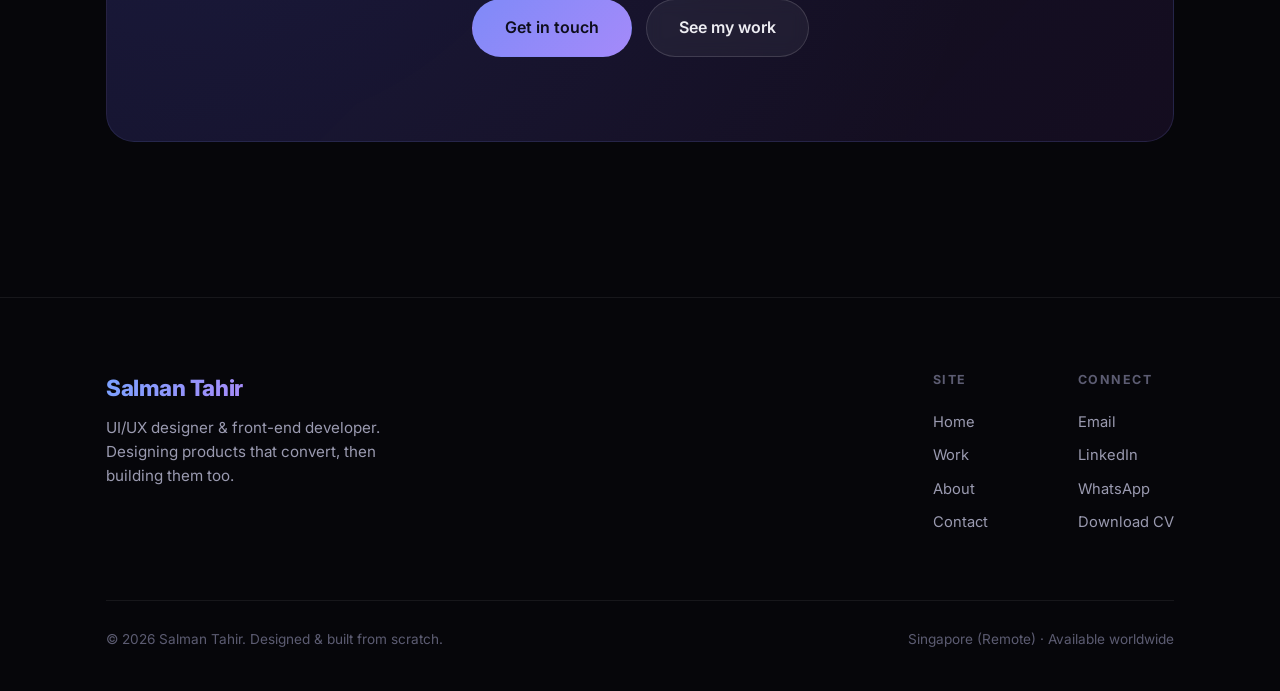
<file: about.html>
<!DOCTYPE html>
<html lang="en">
<head>
  <meta charset="UTF-8">
  <meta name="viewport" content="width=device-width, initial-scale=1.0">
  <title>About · Salman Tahir</title>
  <meta name="description" content="Salman Tahir, UI/UX designer and front-end developer with 4+ years at an award-winning Singapore agency. Experience, skills, tools and education.">
  <link rel="icon" type="image/png" href="assets/img/favicon.png">
  <link rel="preconnect" href="https://fonts.googleapis.com">
  <link rel="preconnect" href="https://fonts.gstatic.com" crossorigin>
  <link href="https://fonts.googleapis.com/css2?family=Inter:wght@400;500;600;700;800;900&display=swap" rel="stylesheet">
  <link rel="stylesheet" href="assets/css/styles.css?v=4">
</head>
<body>
  <svg width="0" height="0" style="position:absolute" aria-hidden="true" focusable="false">
    <defs>
      <linearGradient id="ig" gradientUnits="userSpaceOnUse" x1="0" y1="0" x2="24" y2="24">
        <stop offset="0" stop-color="#7aa2ff"/>
        <stop offset="0.5" stop-color="#a78bfa"/>
        <stop offset="1" stop-color="#6ee7d6"/>
      </linearGradient>
    </defs>
  </svg>
  <div class="ambient" aria-hidden="true">
    <div class="orb orb-1"></div>
    <div class="orb orb-2"></div>
    <div class="orb orb-3"></div>
  </div>
  <div class="noise" aria-hidden="true"></div>

  <header class="nav">
    <div class="nav-inner">
      <a href="index.html" class="nav-logo grad">Salman Tahir</a>
      <nav class="nav-menu" aria-label="Primary">
        <a href="index.html" class="nav-link">Home</a>
        <a href="work.html" class="nav-link">Work</a>
        <a href="about.html" class="nav-link active">About</a>
        <a href="contact.html" class="nav-link">Contact</a>
      </nav>
      <a href="contact.html" class="nav-cta">Let's talk</a>
      <button class="nav-toggle" aria-label="Toggle menu">
        <svg viewBox="0 0 24 24" fill="none" stroke="currentColor" stroke-width="2" stroke-linecap="round"><line x1="3" y1="6" x2="21" y2="6"/><line x1="3" y1="12" x2="21" y2="12"/><line x1="3" y1="18" x2="21" y2="18"/></svg>
      </button>
    </div>
  </header>

  <main>
    <!-- INTRO -->
    <section class="cs-hero">
      <div class="container">
        <div class="bento" style="grid-template-columns: 1.6fr 1fr; align-items:stretch;">
          <div class="reveal">
            <span class="eyebrow">About me</span>
            <h1 class="section-title" style="margin:16px 0;max-width:18ch;">Designer by craft, developer by instinct</h1>
            <p class="section-sub" style="max-width:54ch;">
              I'm Salman, a UI/UX designer with 4+ years of industry experience and a Computer Science background. I currently design at <strong style="color:var(--text)">Chillybin Web Design</strong>, an award-winning agency with offices in Singapore and Australia, where I've built design systems and shipped end-to-end digital products across healthcare, real estate, finance and philanthropy.
            </p>
            <p class="section-sub" style="max-width:54ch;">
              What sets me apart is the handoff that never happens: I design in Figma and then build the real thing in code. That means tighter feedback loops, fewer compromises, and interfaces that look in production exactly like they did in the mockup. Research-led and outcome-focused, I care most about the number that moves after launch.
            </p>
            <div class="hero-actions" style="justify-content:flex-start;">
              <a href="assets/Salman_Tahir_CV.pdf" target="_blank" rel="noopener" class="btn btn-primary">Download CV</a>
              <a href="contact.html" class="btn btn-glass">Get in touch</a>
            </div>
          </div>
          <div class="card card-sheen b-photo reveal d1" style="min-height:360px;">
            <img src="assets/img/profile.jpg" alt="Salman Tahir">
          </div>
        </div>
        <span class="cert reveal d2" style="margin-top:28px;"><img class="cert-ico" src="assets/img/google-logo.png" alt="Google"> Google UX Design Professional Certificate · Google Certified</span>
      </div>
    </section>

    <!-- EXPERIENCE TIMELINE -->
    <section class="section-tight">
      <div class="container">
        <div class="section-head reveal">
          <span class="eyebrow">Career</span>
          <h2 class="section-title">Experience</h2>
        </div>
        <div class="bento" style="grid-template-columns: 1fr; max-width:820px;">
          <div class="timeline reveal">
            <div class="tl-item">
              <div class="tl-time">Jul 2023 - Present · Singapore (Remote)</div>
              <div class="tl-role">UI/UX Designer</div>
              <div class="tl-co"><img class="co-logo" src="assets/img/chillybin-logo.jpg" alt="Chillybin Web Design"> Chillybin Web Design Pte. Ltd.</div>
              <ul class="tl-list">
                <li>Architected a Figma component library and design system using variables and Bootstrap standards, <strong>reducing design workflow time by 40%</strong> and project delivery by 25% across 50+ active client projects.</li>
                <li>Led end-to-end UX strategy for clients across Singapore, Australia and globally, including <strong>Temasek Life Sciences, Fullerton Fund Management, Raffles Medical Group and Ninja Van</strong>, driving an average 30% conversion uplift and 90%+ client satisfaction.</li>
                <li>Deployed Hotjar and Microsoft Clarity heatmap analysis to find friction in user flows, informing CTA optimisations that improved lead generation and sales conversion.</li>
              </ul>
            </div>
            <div class="tl-item">
              <div class="tl-time">Jan 2023 - Jun 2023 · Brunei</div>
              <div class="tl-role">UI/UX Designer (Internship)</div>
              <div class="tl-co"><img class="co-logo" src="assets/img/bizdigital-logo.jpg" alt="BizDigital"> BizDigital Sdn Bhd</div>
              <ul class="tl-list">
                <li>Redesigned the agency's portfolio site through user research and iterative usability testing, <strong>+30% engagement, +20% lead generation</strong>.</li>
                <li>Contributed to public and private sector clients, including a government contract for the Ministry of Education's national educational expo.</li>
              </ul>
            </div>
            <div class="tl-item">
              <div class="tl-time">Jun 2022 - Jan 2023 · Brunei</div>
              <div class="tl-role">UI/UX Designer (Key Project)</div>
              <div class="tl-co">Tag Technologies</div>
              <ul class="tl-list">
                <li>Designed the complete brand identity and marketing website for an NFC/RFID startup, logo, colour system, typography and responsive UI, built and deployed on WordPress with WooCommerce-powered service ordering.</li>
                <li>Ran the full UX process, competitor analysis, user interviews and persona development, creating an accessible experience for technical and non-technical audiences.</li>
              </ul>
            </div>
          </div>
        </div>
      </div>
    </section>

    <!-- SKILLS -->
    <section class="section-tight">
      <div class="container">
        <div class="section-head reveal">
          <span class="eyebrow">Toolbox</span>
          <h2 class="section-title">Skills &amp; tools</h2>
        </div>
        <div class="skills-cols">
          <div class="card card-sheen skill-group reveal">
            <h3><svg viewBox="0 0 24 24" fill="none" stroke="url(#ig)" stroke-width="2" stroke-linecap="round" stroke-linejoin="round"><rect x="3" y="3" width="18" height="18" rx="2"/><path d="M3 9h18M9 21V9"/></svg> Design</h3>
            <div class="chip-row">
              <span class="chip">Figma</span><span class="chip">Adobe XD</span><span class="chip">Photoshop</span>
              <span class="chip">Illustrator</span><span class="chip">InDesign</span><span class="chip">Sketch</span>
              <span class="chip">Design Systems</span><span class="chip">Prototyping</span><span class="chip">Wireframing</span>
            </div>
          </div>
          <div class="card card-sheen skill-group reveal d1">
            <h3><svg viewBox="0 0 24 24" fill="none" stroke="url(#ig)" stroke-width="2" stroke-linecap="round" stroke-linejoin="round"><circle cx="11" cy="11" r="8"/><path d="m21 21-4.3-4.3"/></svg> Research</h3>
            <div class="chip-row">
              <span class="chip">User Interviews</span><span class="chip">Usability Testing</span><span class="chip">Heatmap Analysis</span>
              <span class="chip">Journey Mapping</span><span class="chip">Competitive Analysis</span><span class="chip">Personas</span>
            </div>
          </div>
          <div class="card card-sheen skill-group reveal d2">
            <h3><svg viewBox="0 0 24 24" fill="none" stroke="url(#ig)" stroke-width="2" stroke-linecap="round" stroke-linejoin="round"><polyline points="16 18 22 12 16 6"/><polyline points="8 6 2 12 8 18"/></svg> Web &amp; Code</h3>
            <div class="chip-row">
              <span class="chip">HTML</span><span class="chip">CSS</span><span class="chip">JavaScript</span>
              <span class="chip">Bootstrap</span><span class="chip">Tailwind</span><span class="chip">Webflow</span>
              <span class="chip">WordPress</span><span class="chip">Elementor</span>
            </div>
          </div>
          <div class="card card-sheen skill-group reveal d3">
            <h3><svg viewBox="0 0 24 24" fill="none" stroke="url(#ig)" stroke-width="2" stroke-linecap="round" stroke-linejoin="round"><path d="M22 10v6M2 10l10-5 10 5-10 5z"/><path d="M6 12v5c3 3 9 3 12 0v-5"/></svg> Education</h3>
            <div class="exp-item">
              <div class="exp-role">BSc Computer Science (Part-time)</div>
              <div class="exp-co">INTI International University · INTI Merit Scholarship</div>
              <div class="exp-time">Jan 2024 - Jan 2027 · Malaysia</div>
            </div>
            <div class="exp-item">
              <div class="exp-role">Diploma in Information Systems</div>
              <div class="exp-co">Politeknik Brunei · Government Scholarship</div>
              <div class="exp-time">Jul 2020 - Jul 2023 · Brunei</div>
            </div>
          </div>
        </div>
      </div>
    </section>

    <section class="section">
      <div class="container">
        <div class="cta-band reveal">
          <h2>Like what you read?</h2>
          <p>I'm open to full-time and contract roles, and a handful of freelance projects. Let's talk about what you need.</p>
          <div class="hero-actions">
            <a href="contact.html" class="btn btn-gradient btn-lg">Get in touch</a>
            <a href="work.html" class="btn btn-glass btn-lg">See my work</a>
          </div>
        </div>
      </div>
    </section>
  </main>

  <footer class="footer">
    <div class="container">
      <div class="footer-top">
        <div class="footer-brand">
          <h3 class="grad">Salman Tahir</h3>
          <p>UI/UX designer &amp; front-end developer. Designing products that convert, then building them too.</p>
        </div>
        <div class="footer-cols">
          <div class="footer-col">
            <h4>Site</h4>
            <a href="index.html">Home</a>
            <a href="work.html">Work</a>
            <a href="about.html">About</a>
            <a href="contact.html">Contact</a>
          </div>
          <div class="footer-col">
            <h4>Connect</h4>
            <a href="mailto:salmantahir0831@gmail.com">Email</a>
            <a href="https://www.linkedin.com/in/salmantahir0831/" target="_blank" rel="noopener">LinkedIn</a>
            <a href="https://wa.me/923270372409" target="_blank" rel="noopener">WhatsApp</a>
            <a href="assets/Salman_Tahir_CV.pdf" target="_blank" rel="noopener">Download CV</a>
          </div>
        </div>
      </div>
      <div class="footer-bottom">
        <span>© <span id="year">2026</span> Salman Tahir. Designed &amp; built from scratch.</span>
        <span>Singapore (Remote) · Available worldwide</span>
      </div>
    </div>
  </footer>

  <script src="assets/js/main.js?v=4"></script>
</body>
</html>
</file>
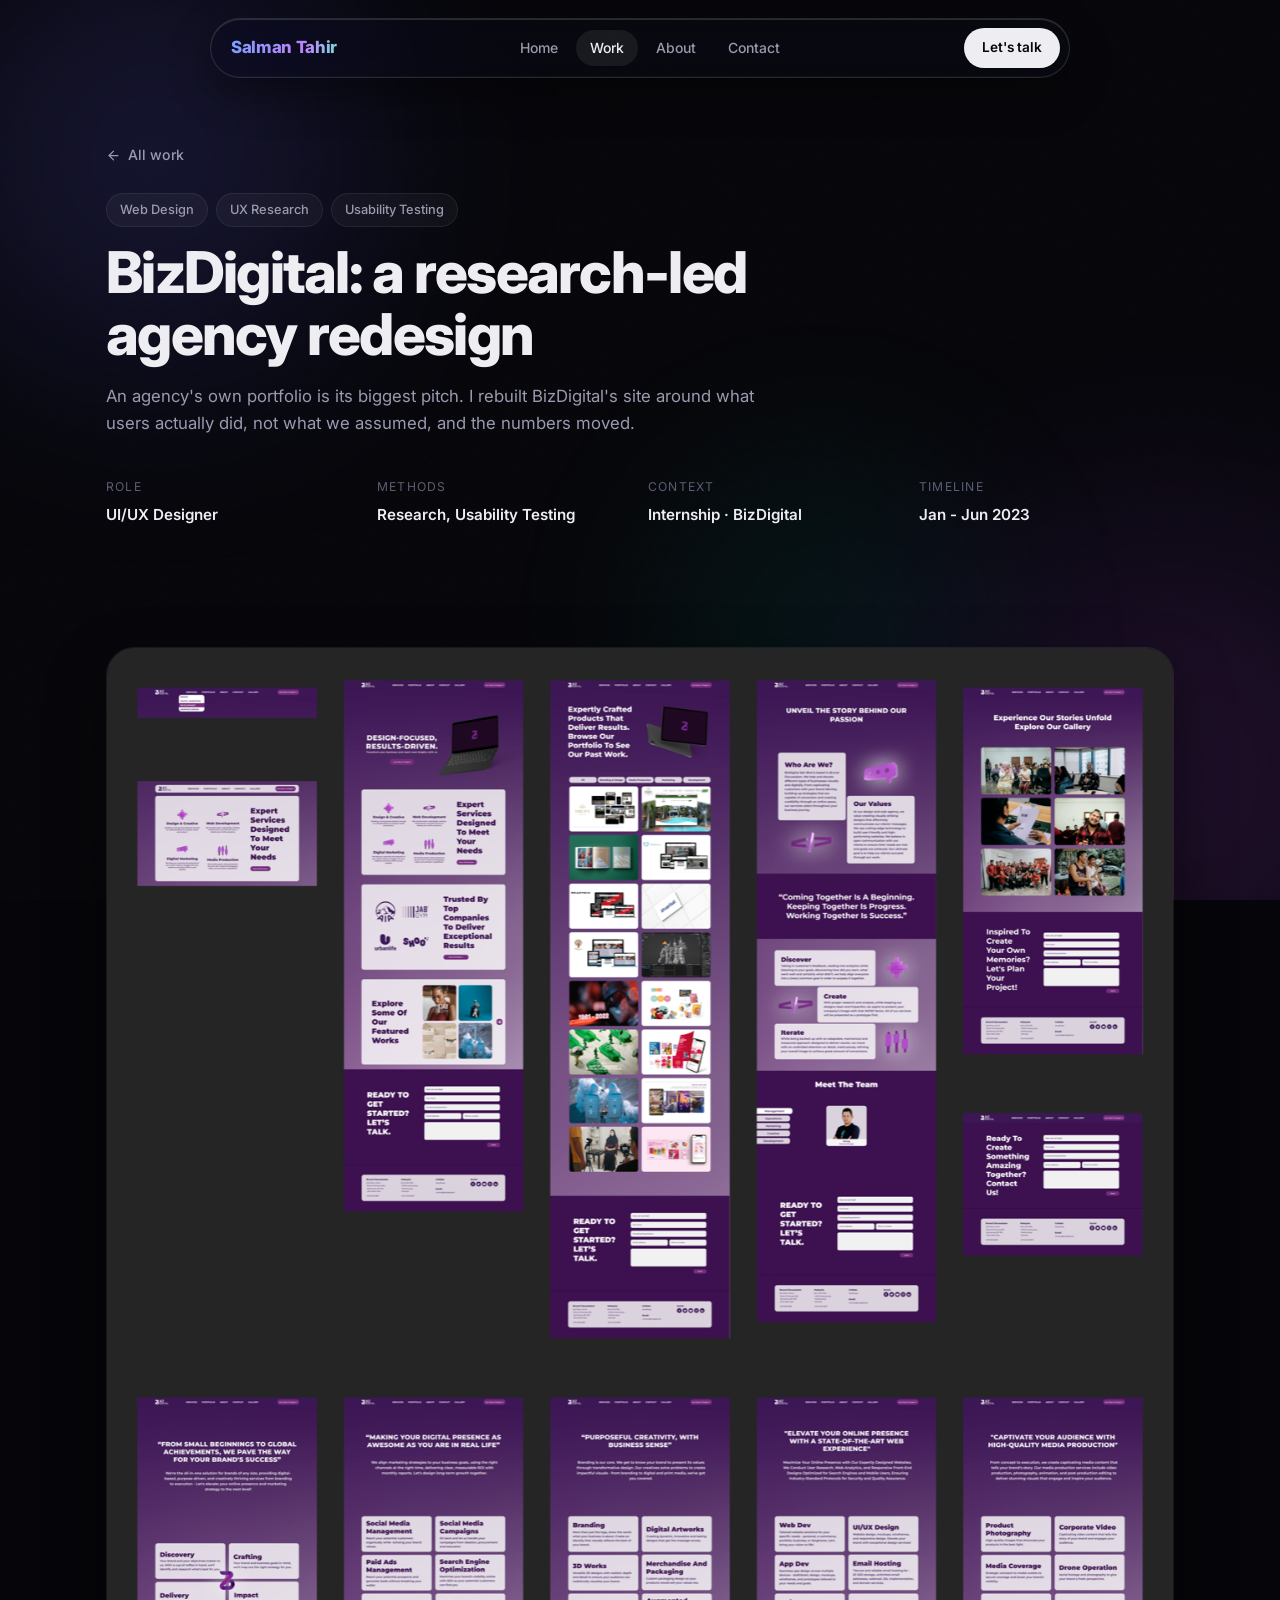
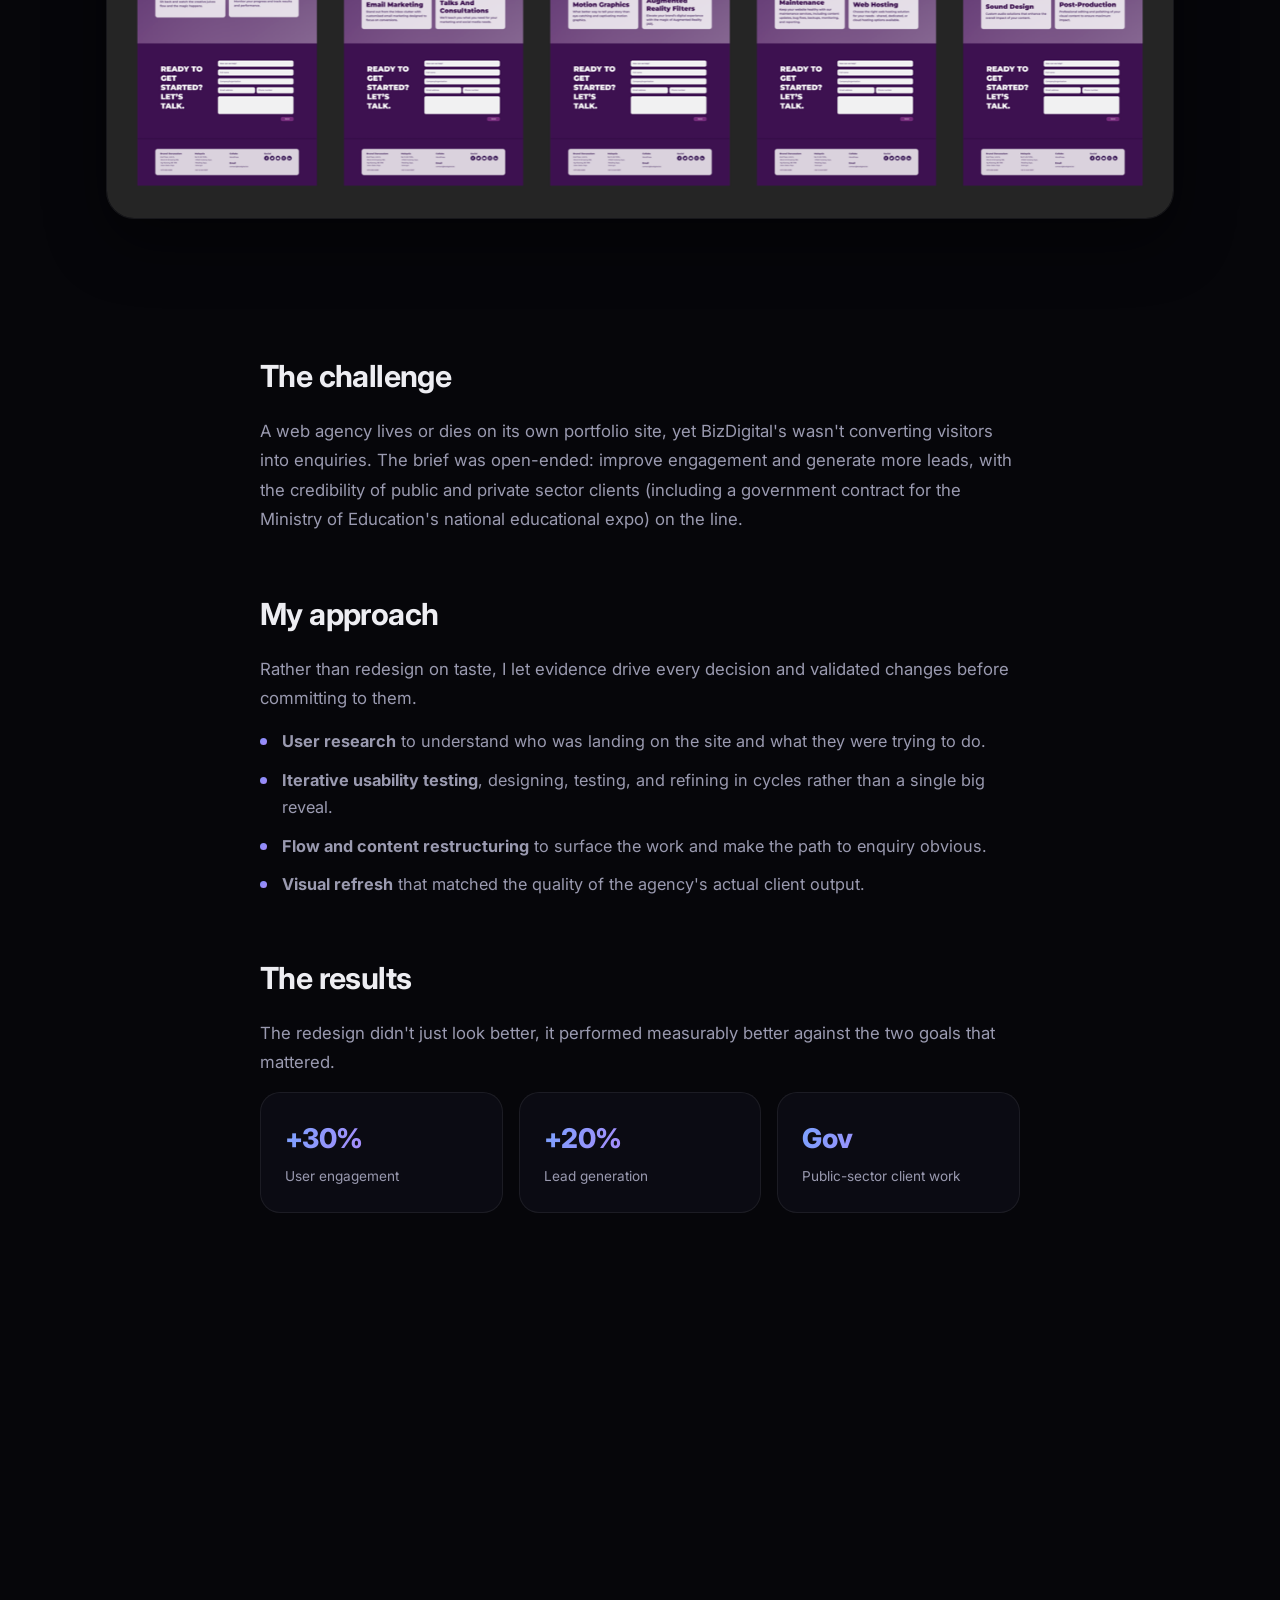
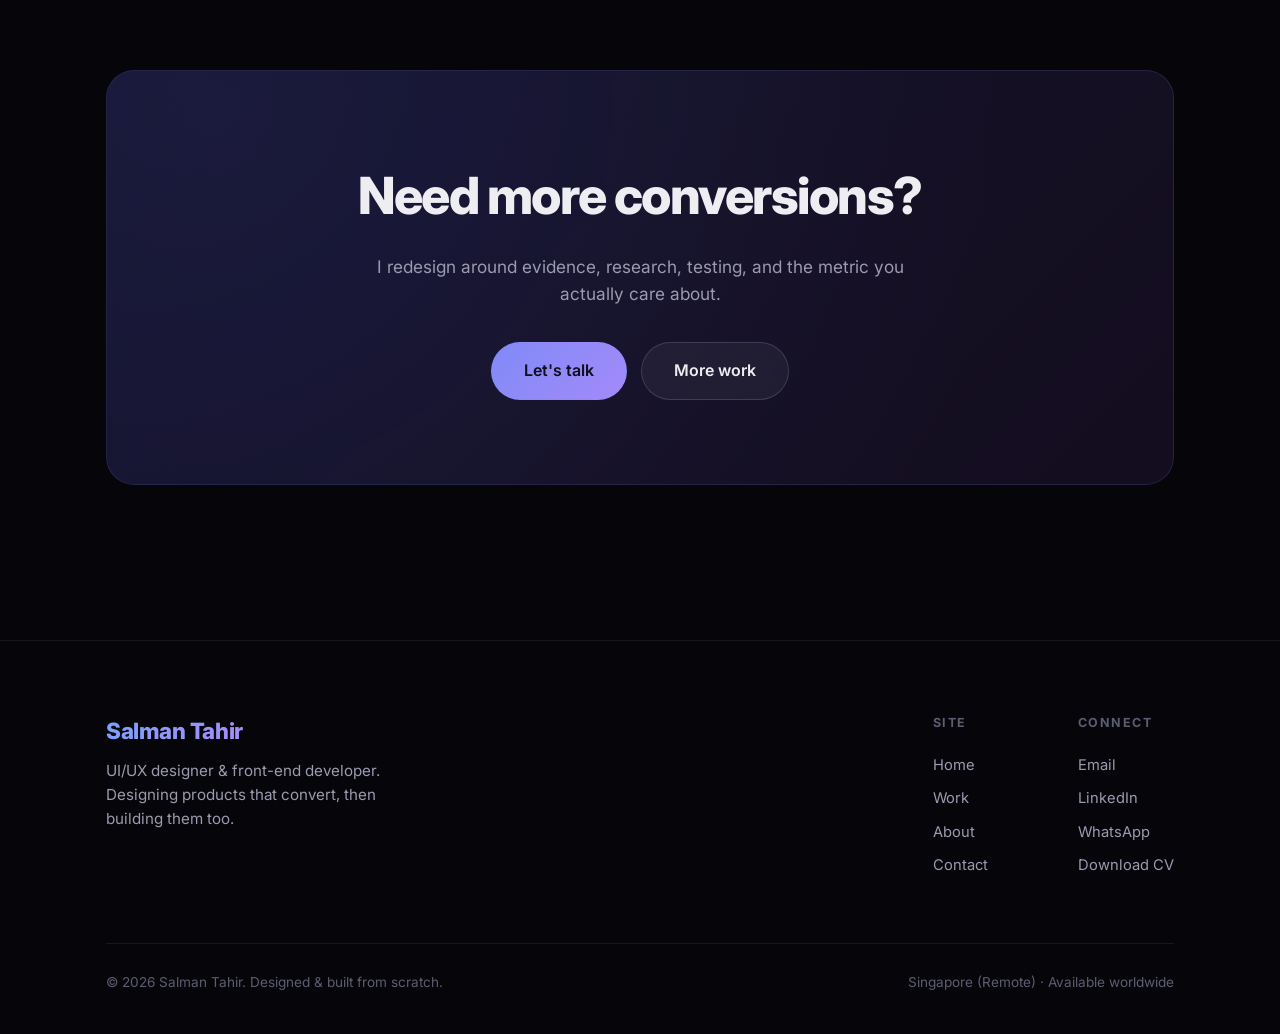
<file: case-bizdigital.html>
<!DOCTYPE html>
<html lang="en">
<head>
  <meta charset="UTF-8">
  <meta name="viewport" content="width=device-width, initial-scale=1.0">
  <title>BizDigital · Case Study · Salman Tahir</title>
  <meta name="description" content="Research-led redesign of a web agency's portfolio site, +30% engagement, +20% lead generation. Case study by Salman Tahir.">
  <link rel="icon" type="image/png" href="assets/img/favicon.png">
  <link rel="preconnect" href="https://fonts.googleapis.com">
  <link rel="preconnect" href="https://fonts.gstatic.com" crossorigin>
  <link href="https://fonts.googleapis.com/css2?family=Inter:wght@400;500;600;700;800;900&display=swap" rel="stylesheet">
  <link rel="stylesheet" href="assets/css/styles.css?v=4">
</head>
<body>
  <div class="ambient" aria-hidden="true">
    <div class="orb orb-1"></div>
    <div class="orb orb-2"></div>
    <div class="orb orb-3"></div>
  </div>
  <div class="noise" aria-hidden="true"></div>

  <header class="nav">
    <div class="nav-inner">
      <a href="index.html" class="nav-logo grad">Salman Tahir</a>
      <nav class="nav-menu" aria-label="Primary">
        <a href="index.html" class="nav-link">Home</a>
        <a href="work.html" class="nav-link active">Work</a>
        <a href="about.html" class="nav-link">About</a>
        <a href="contact.html" class="nav-link">Contact</a>
      </nav>
      <a href="contact.html" class="nav-cta">Let's talk</a>
      <button class="nav-toggle" aria-label="Toggle menu">
        <svg viewBox="0 0 24 24" fill="none" stroke="currentColor" stroke-width="2" stroke-linecap="round"><line x1="3" y1="6" x2="21" y2="6"/><line x1="3" y1="12" x2="21" y2="12"/><line x1="3" y1="18" x2="21" y2="18"/></svg>
      </button>
    </div>
  </header>

  <main>
    <section class="cs-hero">
      <div class="container">
        <a href="work.html" class="back-link reveal">
          <svg viewBox="0 0 24 24" fill="none" stroke="currentColor" stroke-width="2" stroke-linecap="round" stroke-linejoin="round"><line x1="19" y1="12" x2="5" y2="12"/><polyline points="12 19 5 12 12 5"/></svg>
          All work
        </a>
        <div class="cs-tags reveal">
          <span class="chip">Web Design</span><span class="chip">UX Research</span><span class="chip">Usability Testing</span>
        </div>
        <h1 class="reveal d1">BizDigital: a research-led agency redesign</h1>
        <p class="section-sub reveal d2" style="max-width:60ch;">An agency's own portfolio is its biggest pitch. I rebuilt BizDigital's site around what users actually did, not what we assumed, and the numbers moved.</p>

        <div class="cs-meta">
          <div class="reveal d1"><div class="k">Role</div><div class="v">UI/UX Designer</div></div>
          <div class="reveal d2"><div class="k">Methods</div><div class="v">Research, Usability Testing</div></div>
          <div class="reveal d3"><div class="k">Context</div><div class="v">Internship · BizDigital</div></div>
          <div class="reveal d4"><div class="k">Timeline</div><div class="v">Jan - Jun 2023</div></div>
        </div>
      </div>
    </section>

    <div class="container">
      <div class="cs-shot reveal"><img src="assets/img/bizdigital.png" alt="BizDigital website redesign"></div>
    </div>

    <section class="section-tight">
      <div class="container">
        <div class="cs-body">
          <div class="cs-block reveal">
            <h2>The challenge</h2>
            <p>A web agency lives or dies on its own portfolio site, yet BizDigital's wasn't converting visitors into enquiries. The brief was open-ended: improve engagement and generate more leads, with the credibility of public and private sector clients (including a government contract for the Ministry of Education's national educational expo) on the line.</p>
          </div>

          <div class="cs-block reveal">
            <h2>My approach</h2>
            <p>Rather than redesign on taste, I let evidence drive every decision and validated changes before committing to them.</p>
            <ul class="bullets">
              <li><strong>User research</strong> to understand who was landing on the site and what they were trying to do.</li>
              <li><strong>Iterative usability testing</strong>, designing, testing, and refining in cycles rather than a single big reveal.</li>
              <li><strong>Flow and content restructuring</strong> to surface the work and make the path to enquiry obvious.</li>
              <li><strong>Visual refresh</strong> that matched the quality of the agency's actual client output.</li>
            </ul>
          </div>

          <div class="cs-block reveal">
            <h2>The results</h2>
            <p>The redesign didn't just look better, it performed measurably better against the two goals that mattered.</p>
            <div class="result-grid">
              <div class="result"><div class="n">+30%</div><div class="l">User engagement</div></div>
              <div class="result"><div class="n">+20%</div><div class="l">Lead generation</div></div>
              <div class="result"><div class="n">Gov</div><div class="l">Public-sector client work</div></div>
            </div>
          </div>

          <div class="cs-block reveal">
            <h2>What I took from it</h2>
            <p>This was where my research-led habit really set in: usability testing turns design from an opinion into a decision. It's the same discipline I now apply to client work with heatmaps and analytics, find the friction, fix it, measure the lift.</p>
          </div>
        </div>
      </div>
    </section>

    <section class="section">
      <div class="container">
        <div class="cta-band reveal">
          <h2>Need more conversions?</h2>
          <p>I redesign around evidence, research, testing, and the metric you actually care about.</p>
          <div class="hero-actions">
            <a href="contact.html" class="btn btn-gradient btn-lg">Let's talk</a>
            <a href="work.html" class="btn btn-glass btn-lg">More work</a>
          </div>
        </div>
      </div>
    </section>
  </main>

  <footer class="footer">
    <div class="container">
      <div class="footer-top">
        <div class="footer-brand">
          <h3 class="grad">Salman Tahir</h3>
          <p>UI/UX designer &amp; front-end developer. Designing products that convert, then building them too.</p>
        </div>
        <div class="footer-cols">
          <div class="footer-col">
            <h4>Site</h4>
            <a href="index.html">Home</a>
            <a href="work.html">Work</a>
            <a href="about.html">About</a>
            <a href="contact.html">Contact</a>
          </div>
          <div class="footer-col">
            <h4>Connect</h4>
            <a href="mailto:salmantahir0831@gmail.com">Email</a>
            <a href="https://www.linkedin.com/in/salmantahir0831/" target="_blank" rel="noopener">LinkedIn</a>
            <a href="https://wa.me/923270372409" target="_blank" rel="noopener">WhatsApp</a>
            <a href="assets/Salman_Tahir_CV.pdf" target="_blank" rel="noopener">Download CV</a>
          </div>
        </div>
      </div>
      <div class="footer-bottom">
        <span>© <span id="year">2026</span> Salman Tahir. Designed &amp; built from scratch.</span>
        <span>Singapore (Remote) · Available worldwide</span>
      </div>
    </div>
  </footer>

  <script src="assets/js/main.js?v=4"></script>
</body>
</html>
</file>
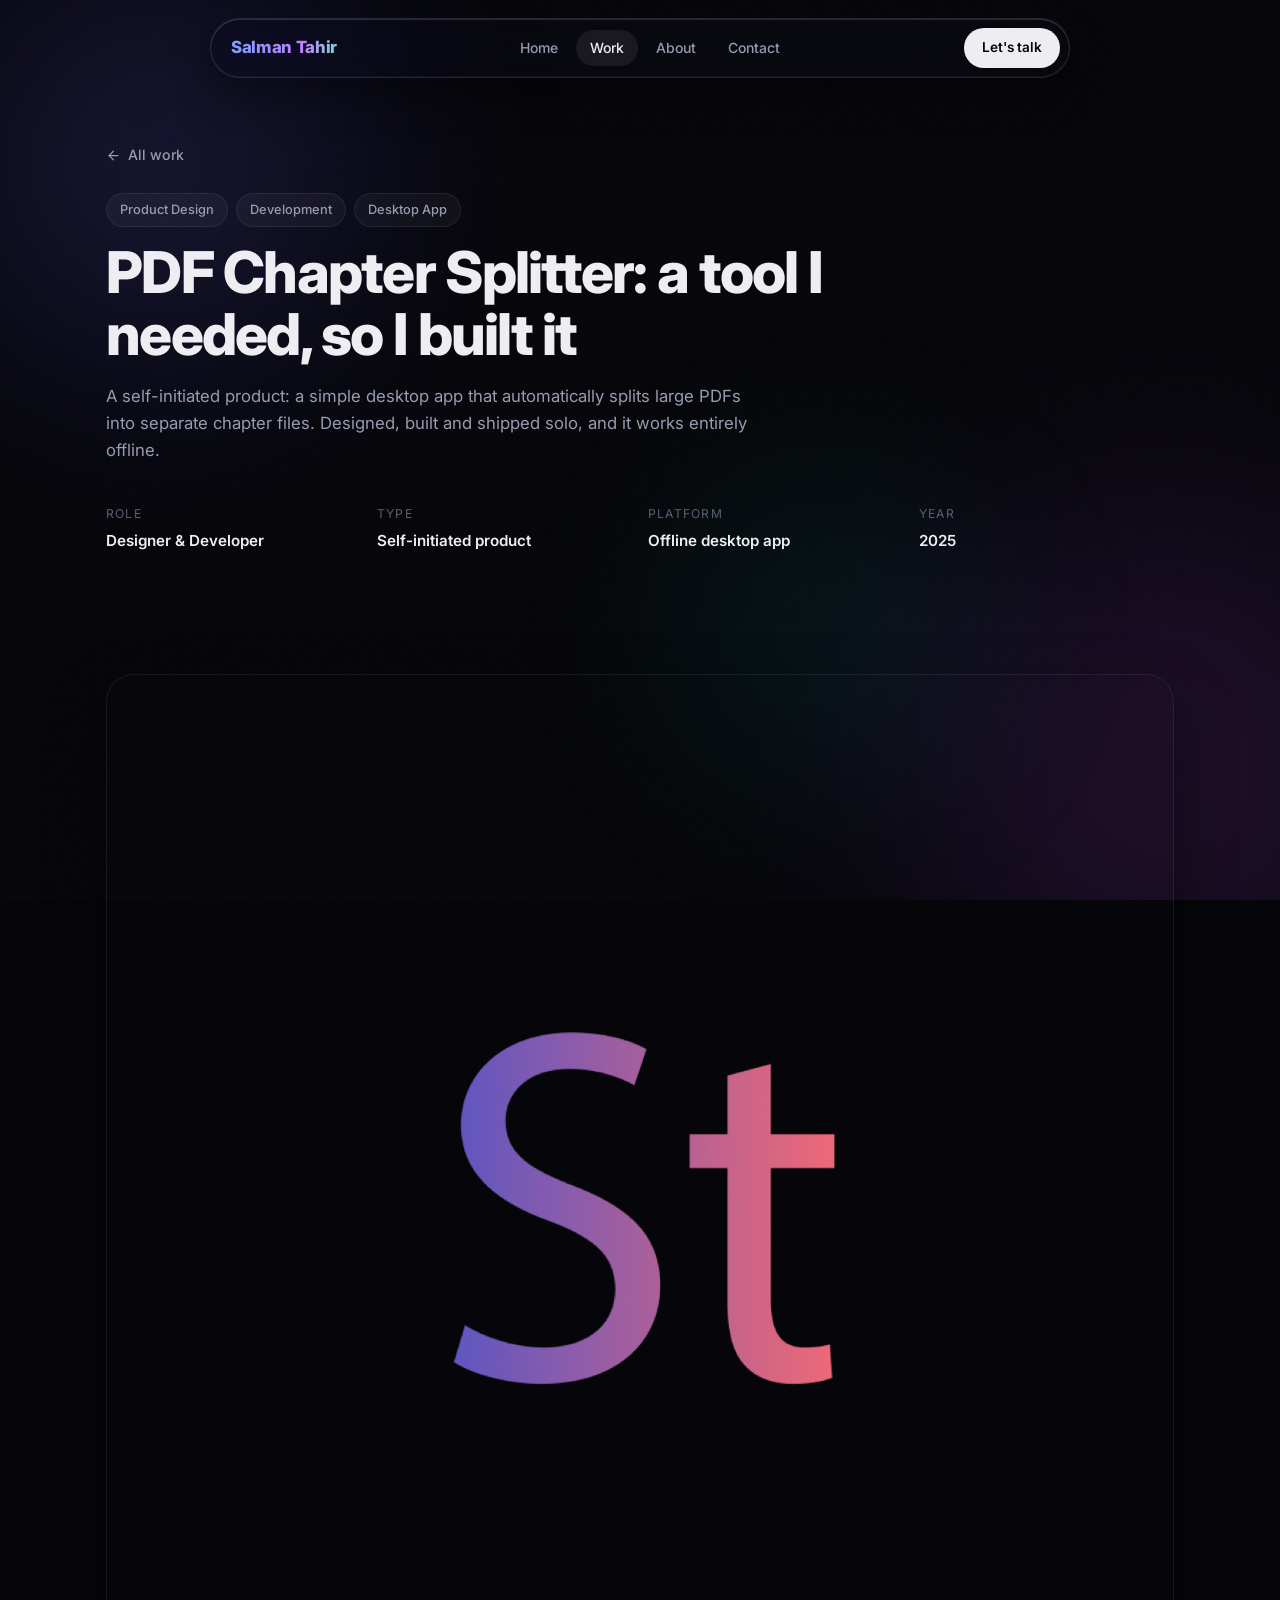
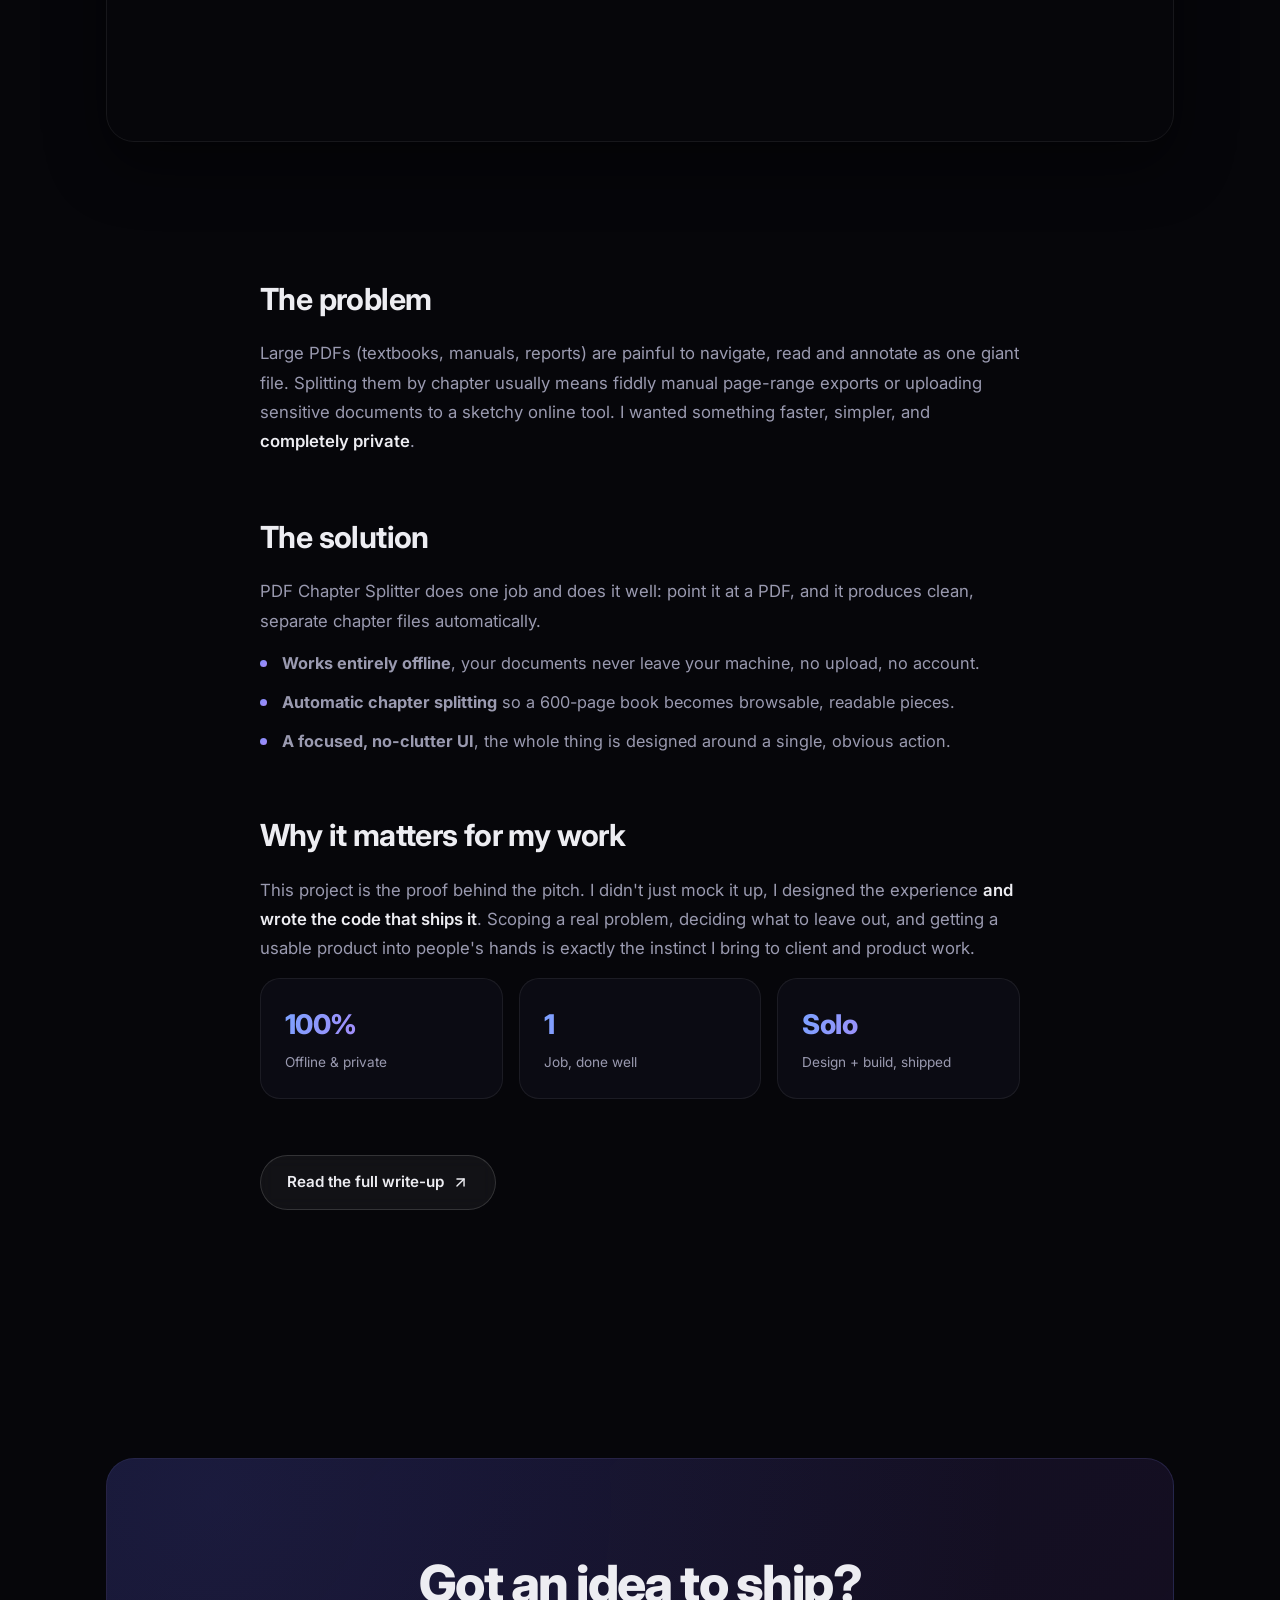
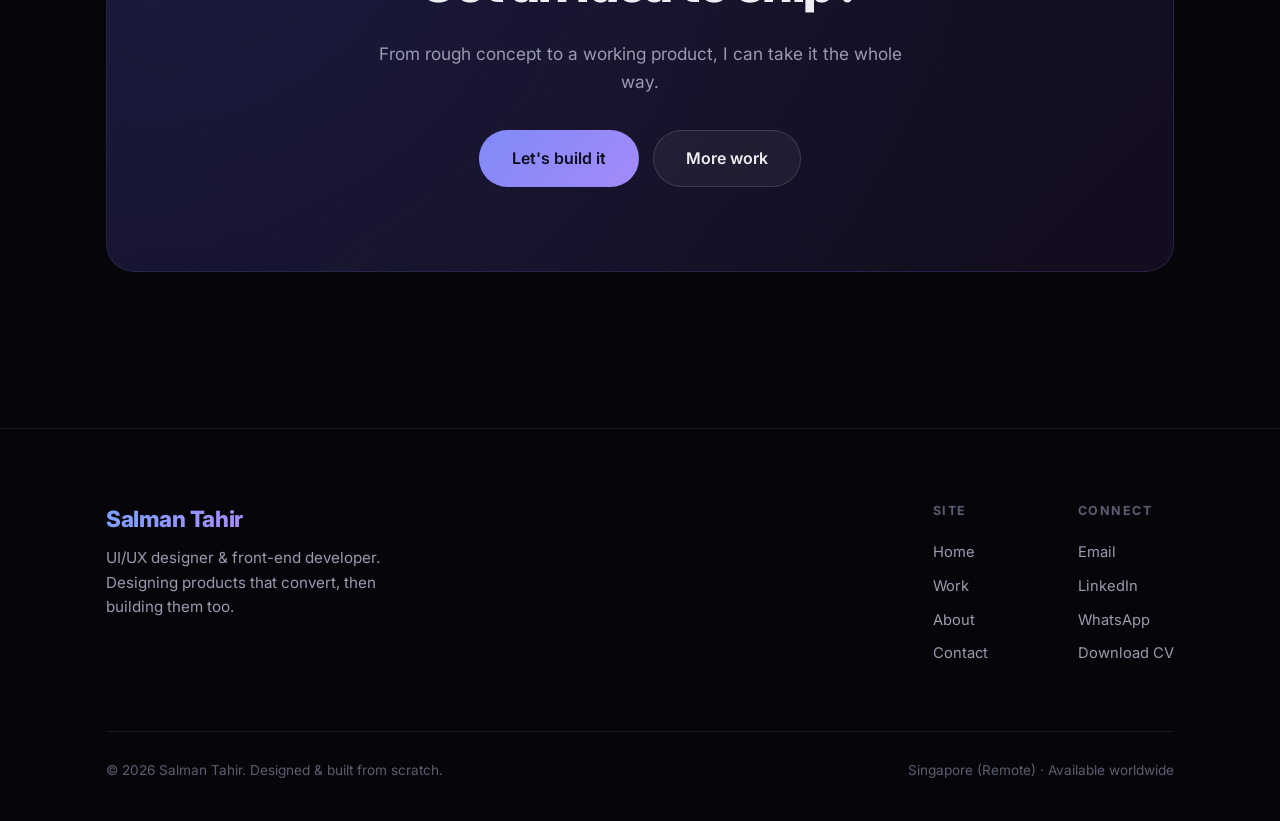
<file: case-pdf-chapter-splitter.html>
<!DOCTYPE html>
<html lang="en">
<head>
  <meta charset="UTF-8">
  <meta name="viewport" content="width=device-width, initial-scale=1.0">
  <title>PDF Chapter Splitter · Case Study · Salman Tahir</title>
  <meta name="description" content="An offline desktop app that splits PDFs into chapter files, designed and built end to end by Salman Tahir.">
  <link rel="icon" type="image/png" href="assets/img/favicon.png">
  <link rel="preconnect" href="https://fonts.googleapis.com">
  <link rel="preconnect" href="https://fonts.gstatic.com" crossorigin>
  <link href="https://fonts.googleapis.com/css2?family=Inter:wght@400;500;600;700;800;900&display=swap" rel="stylesheet">
  <link rel="stylesheet" href="assets/css/styles.css?v=4">
</head>
<body>
  <div class="ambient" aria-hidden="true">
    <div class="orb orb-1"></div>
    <div class="orb orb-2"></div>
    <div class="orb orb-3"></div>
  </div>
  <div class="noise" aria-hidden="true"></div>

  <header class="nav">
    <div class="nav-inner">
      <a href="index.html" class="nav-logo grad">Salman Tahir</a>
      <nav class="nav-menu" aria-label="Primary">
        <a href="index.html" class="nav-link">Home</a>
        <a href="work.html" class="nav-link active">Work</a>
        <a href="about.html" class="nav-link">About</a>
        <a href="contact.html" class="nav-link">Contact</a>
      </nav>
      <a href="contact.html" class="nav-cta">Let's talk</a>
      <button class="nav-toggle" aria-label="Toggle menu">
        <svg viewBox="0 0 24 24" fill="none" stroke="currentColor" stroke-width="2" stroke-linecap="round"><line x1="3" y1="6" x2="21" y2="6"/><line x1="3" y1="12" x2="21" y2="12"/><line x1="3" y1="18" x2="21" y2="18"/></svg>
      </button>
    </div>
  </header>

  <main>
    <section class="cs-hero">
      <div class="container">
        <a href="work.html" class="back-link reveal">
          <svg viewBox="0 0 24 24" fill="none" stroke="currentColor" stroke-width="2" stroke-linecap="round" stroke-linejoin="round"><line x1="19" y1="12" x2="5" y2="12"/><polyline points="12 19 5 12 12 5"/></svg>
          All work
        </a>
        <div class="cs-tags reveal">
          <span class="chip">Product Design</span><span class="chip">Development</span><span class="chip">Desktop App</span>
        </div>
        <h1 class="reveal d1">PDF Chapter Splitter: a tool I needed, so I built it</h1>
        <p class="section-sub reveal d2" style="max-width:60ch;">A self-initiated product: a simple desktop app that automatically splits large PDFs into separate chapter files. Designed, built and shipped solo, and it works entirely offline.</p>

        <div class="cs-meta">
          <div class="reveal d1"><div class="k">Role</div><div class="v">Designer &amp; Developer</div></div>
          <div class="reveal d2"><div class="k">Type</div><div class="v">Self-initiated product</div></div>
          <div class="reveal d3"><div class="k">Platform</div><div class="v">Offline desktop app</div></div>
          <div class="reveal d4"><div class="k">Year</div><div class="v">2025</div></div>
        </div>
      </div>
    </section>

    <div class="container">
      <div class="cs-shot reveal"><img src="assets/img/pdf-splitter.png" alt="PDF Chapter Splitter interface"></div>
    </div>

    <section class="section-tight">
      <div class="container">
        <div class="cs-body">
          <div class="cs-block reveal">
            <h2>The problem</h2>
            <p>Large PDFs (textbooks, manuals, reports) are painful to navigate, read and annotate as one giant file. Splitting them by chapter usually means fiddly manual page-range exports or uploading sensitive documents to a sketchy online tool. I wanted something faster, simpler, and <strong>completely private</strong>.</p>
          </div>

          <div class="cs-block reveal">
            <h2>The solution</h2>
            <p>PDF Chapter Splitter does one job and does it well: point it at a PDF, and it produces clean, separate chapter files automatically.</p>
            <ul class="bullets">
              <li><strong>Works entirely offline</strong>, your documents never leave your machine, no upload, no account.</li>
              <li><strong>Automatic chapter splitting</strong> so a 600-page book becomes browsable, readable pieces.</li>
              <li><strong>A focused, no-clutter UI</strong>, the whole thing is designed around a single, obvious action.</li>
            </ul>
          </div>

          <div class="cs-block reveal">
            <h2>Why it matters for my work</h2>
            <p>This project is the proof behind the pitch. I didn't just mock it up, I designed the experience <strong>and wrote the code that ships it</strong>. Scoping a real problem, deciding what to leave out, and getting a usable product into people's hands is exactly the instinct I bring to client and product work.</p>
            <div class="result-grid">
              <div class="result"><div class="n">100%</div><div class="l">Offline &amp; private</div></div>
              <div class="result"><div class="n">1</div><div class="l">Job, done well</div></div>
              <div class="result"><div class="n">Solo</div><div class="l">Design + build, shipped</div></div>
            </div>
          </div>

          <div class="cs-block reveal">
            <p><a href="https://salmantahir.net/2025/11/13/pdf-chapter-splitter/" target="_blank" rel="noopener" class="btn btn-glass">Read the full write-up
              <svg viewBox="0 0 24 24" fill="none" stroke="currentColor" stroke-width="2" stroke-linecap="round" stroke-linejoin="round"><line x1="7" y1="17" x2="17" y2="7"/><polyline points="7 7 17 7 17 17"/></svg>
            </a></p>
          </div>
        </div>
      </div>
    </section>

    <section class="section">
      <div class="container">
        <div class="cta-band reveal">
          <h2>Got an idea to ship?</h2>
          <p>From rough concept to a working product, I can take it the whole way.</p>
          <div class="hero-actions">
            <a href="contact.html" class="btn btn-gradient btn-lg">Let's build it</a>
            <a href="work.html" class="btn btn-glass btn-lg">More work</a>
          </div>
        </div>
      </div>
    </section>
  </main>

  <footer class="footer">
    <div class="container">
      <div class="footer-top">
        <div class="footer-brand">
          <h3 class="grad">Salman Tahir</h3>
          <p>UI/UX designer &amp; front-end developer. Designing products that convert, then building them too.</p>
        </div>
        <div class="footer-cols">
          <div class="footer-col">
            <h4>Site</h4>
            <a href="index.html">Home</a>
            <a href="work.html">Work</a>
            <a href="about.html">About</a>
            <a href="contact.html">Contact</a>
          </div>
          <div class="footer-col">
            <h4>Connect</h4>
            <a href="mailto:salmantahir0831@gmail.com">Email</a>
            <a href="https://www.linkedin.com/in/salmantahir0831/" target="_blank" rel="noopener">LinkedIn</a>
            <a href="https://wa.me/923270372409" target="_blank" rel="noopener">WhatsApp</a>
            <a href="assets/Salman_Tahir_CV.pdf" target="_blank" rel="noopener">Download CV</a>
          </div>
        </div>
      </div>
      <div class="footer-bottom">
        <span>© <span id="year">2026</span> Salman Tahir. Designed &amp; built from scratch.</span>
        <span>Singapore (Remote) · Available worldwide</span>
      </div>
    </div>
  </footer>

  <script src="assets/js/main.js?v=4"></script>
</body>
</html>
</file>
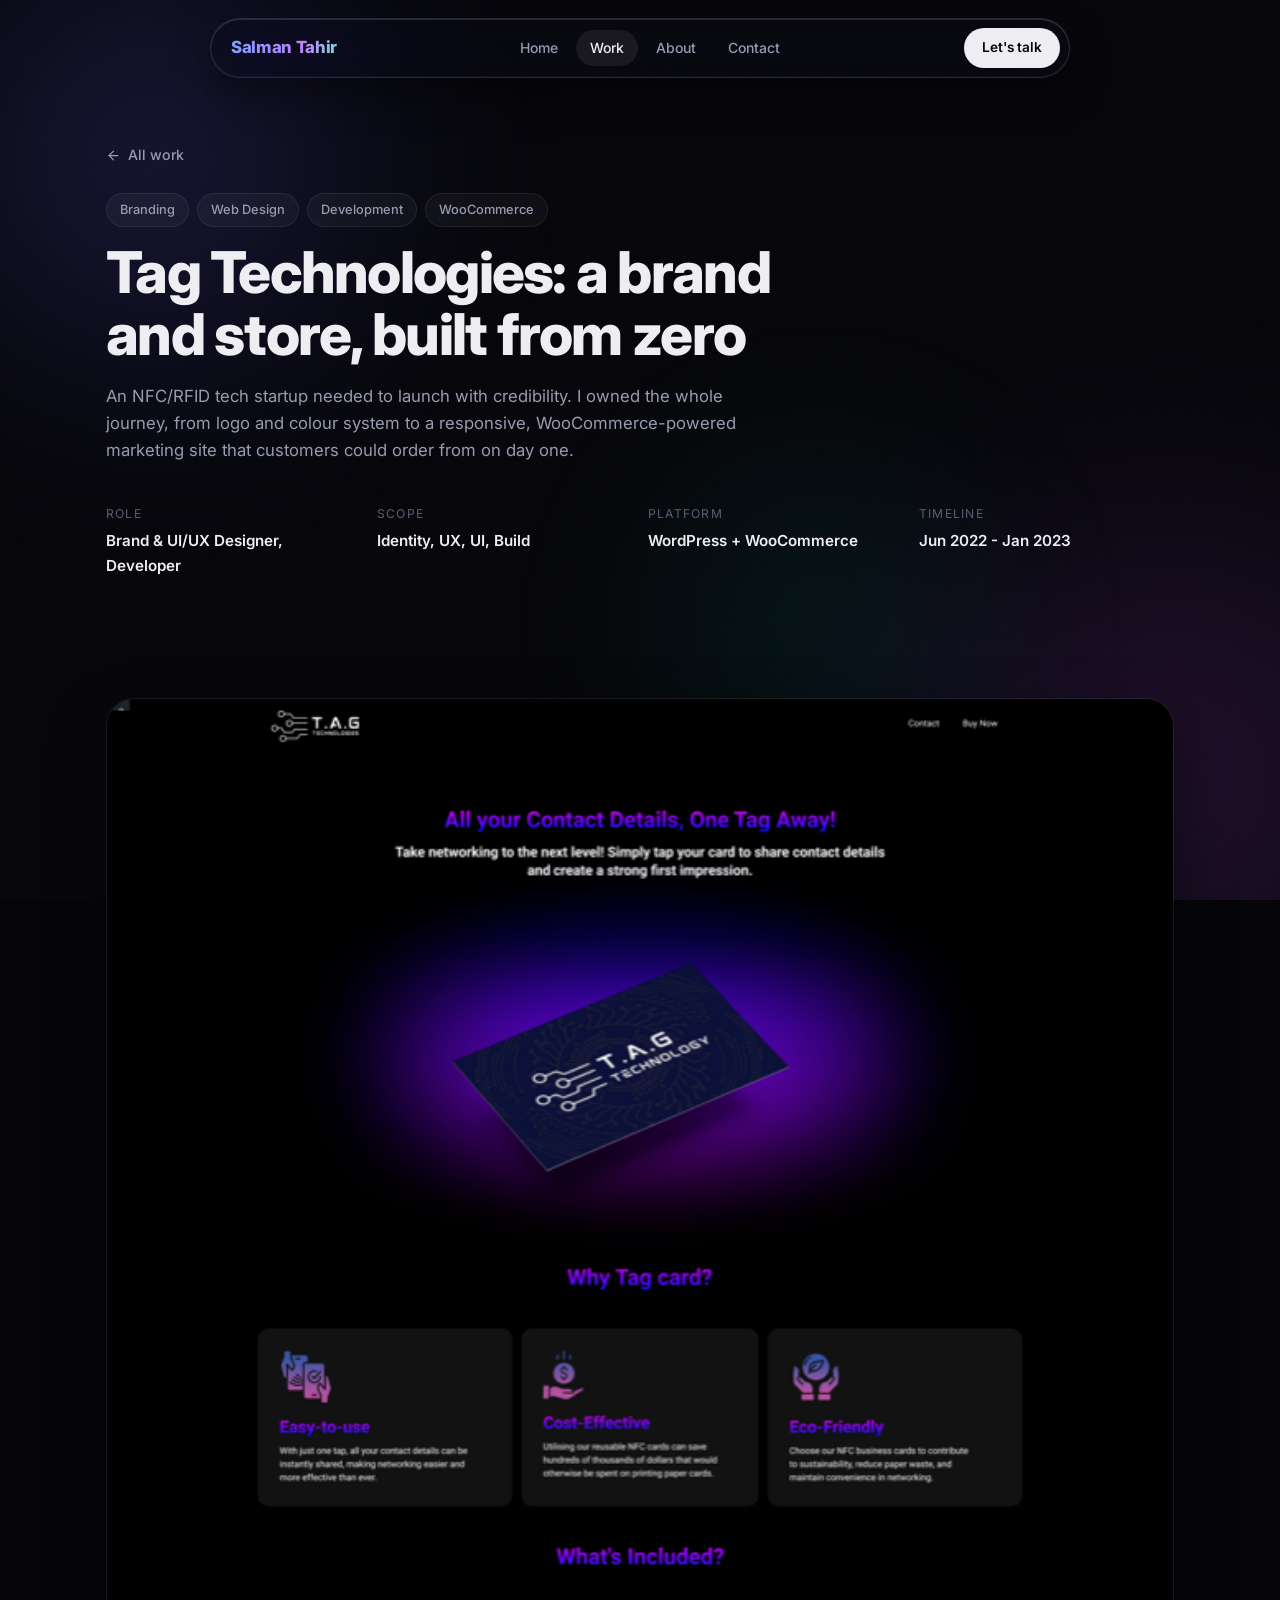
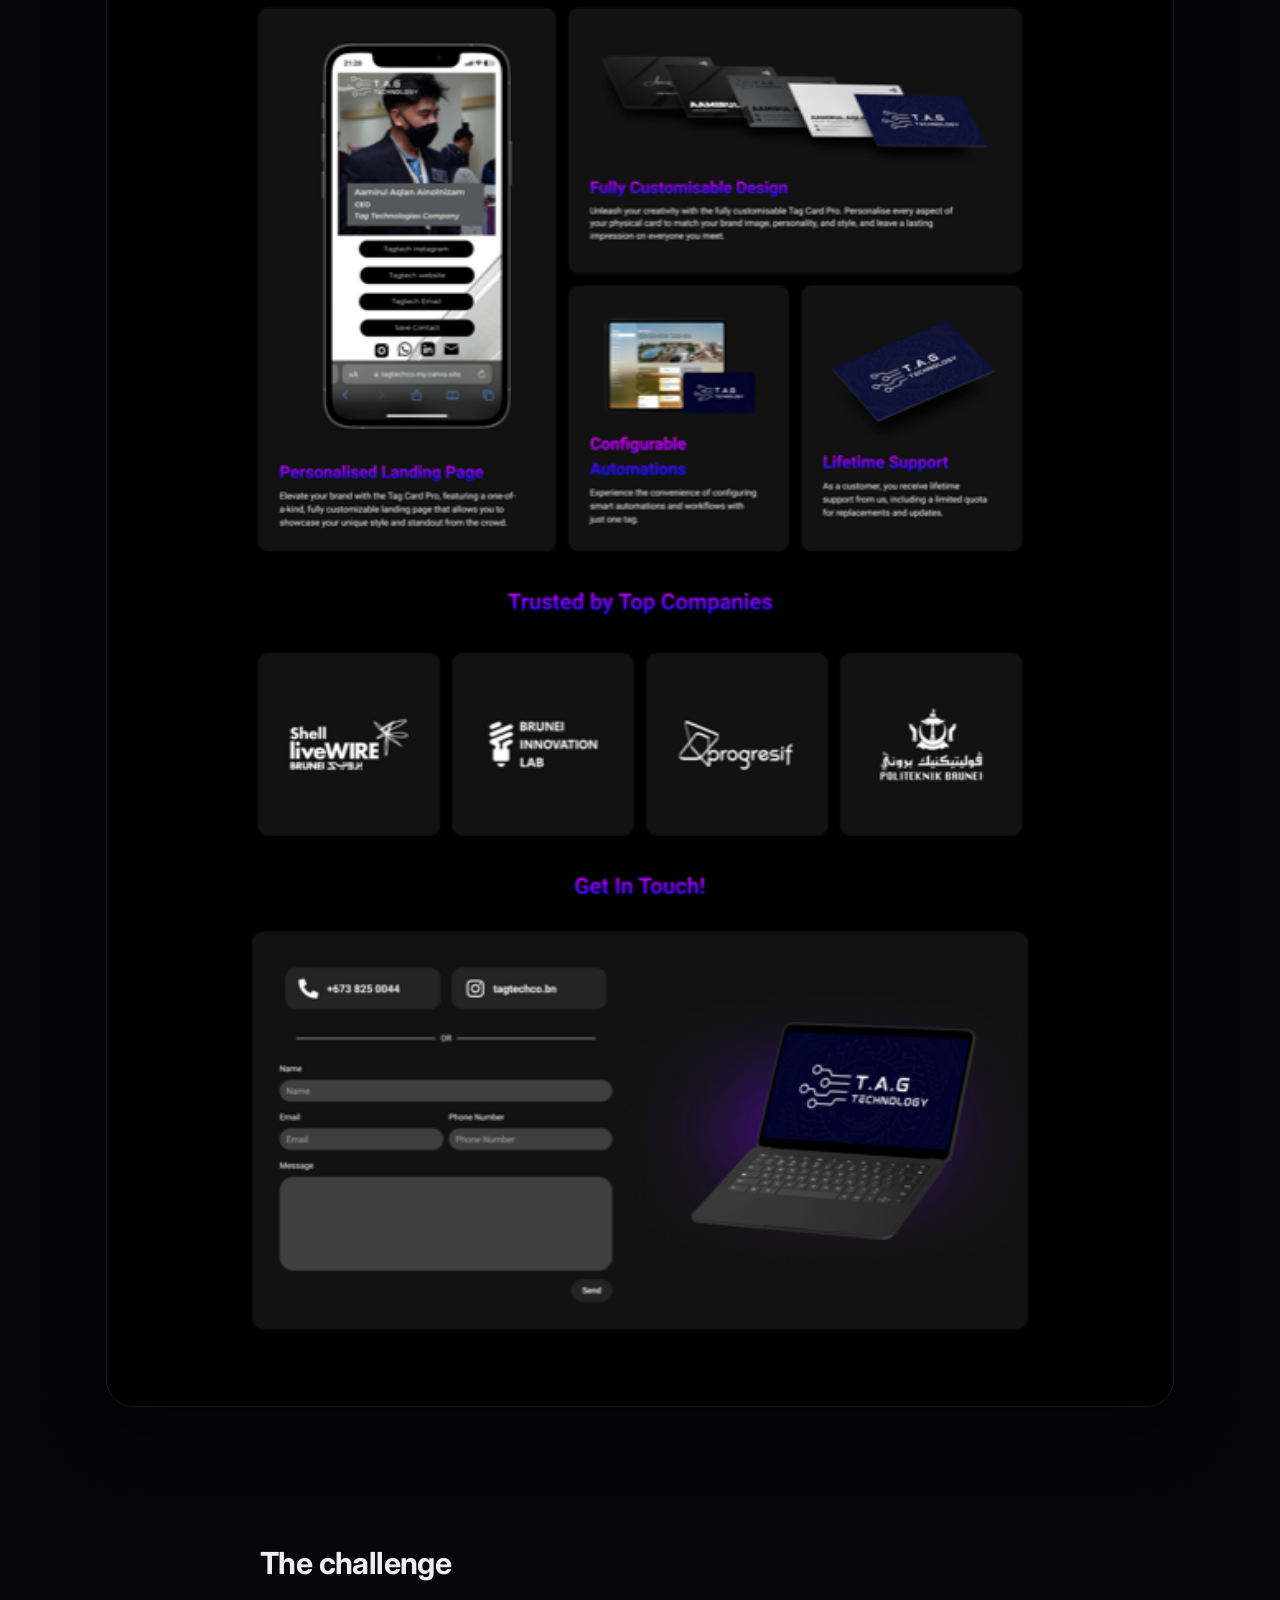
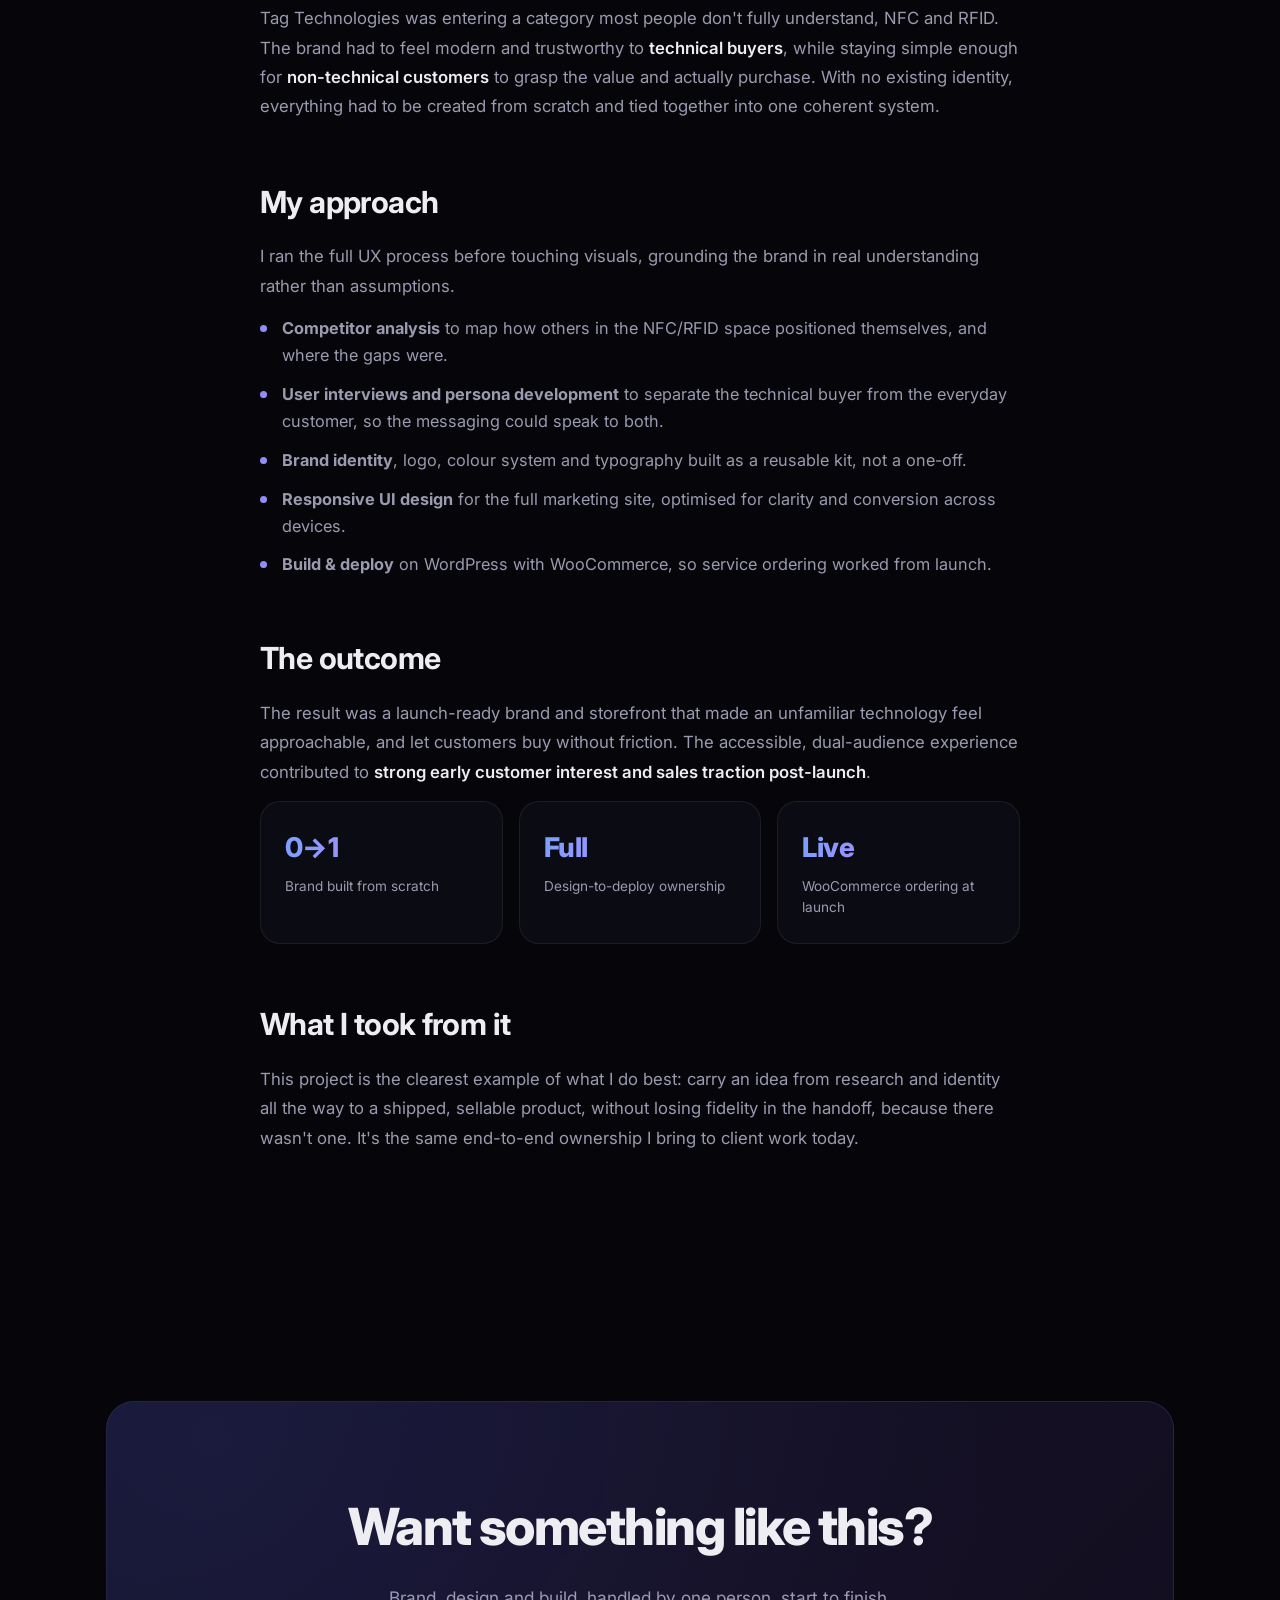
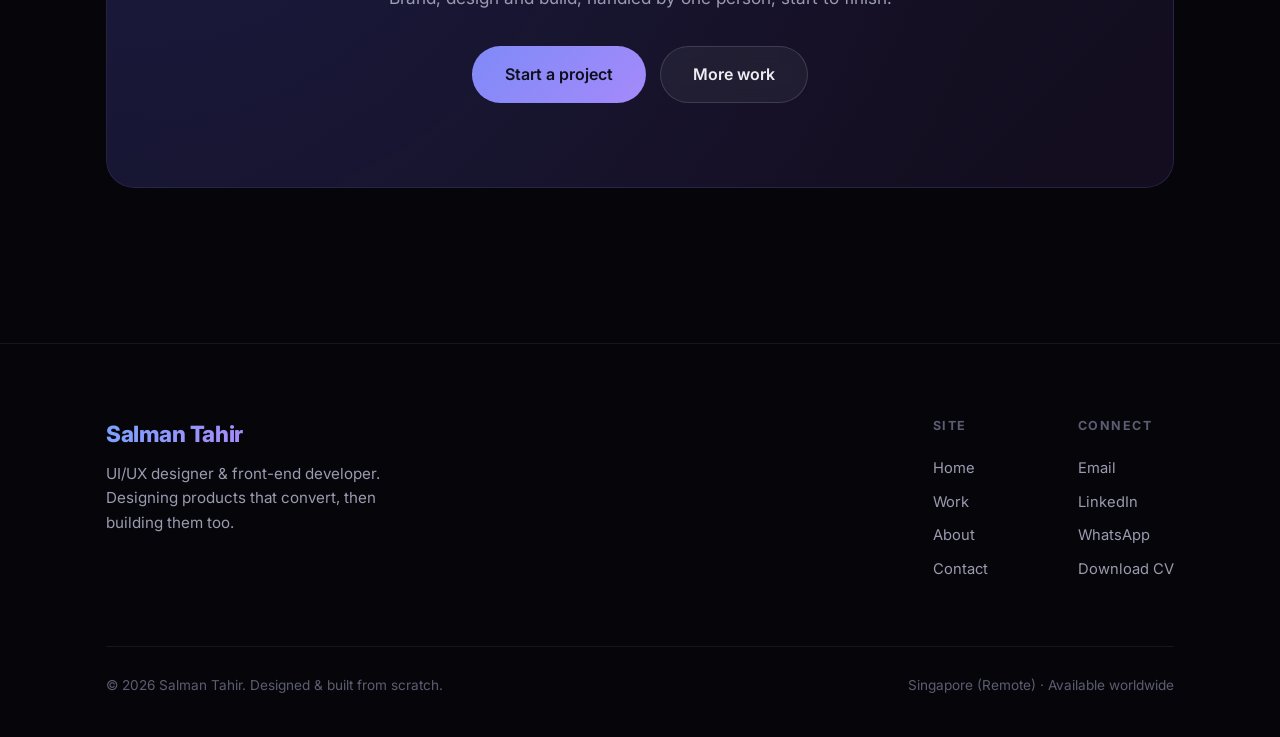
<file: case-tag-technologies.html>
<!DOCTYPE html>
<html lang="en">
<head>
  <meta charset="UTF-8">
  <meta name="viewport" content="width=device-width, initial-scale=1.0">
  <title>Tag Technologies · Case Study · Salman Tahir</title>
  <meta name="description" content="Brand identity and WooCommerce marketing website for an NFC/RFID startup, designed and shipped end to end by Salman Tahir.">
  <link rel="icon" type="image/png" href="assets/img/favicon.png">
  <link rel="preconnect" href="https://fonts.googleapis.com">
  <link rel="preconnect" href="https://fonts.gstatic.com" crossorigin>
  <link href="https://fonts.googleapis.com/css2?family=Inter:wght@400;500;600;700;800;900&display=swap" rel="stylesheet">
  <link rel="stylesheet" href="assets/css/styles.css?v=4">
</head>
<body>
  <div class="ambient" aria-hidden="true">
    <div class="orb orb-1"></div>
    <div class="orb orb-2"></div>
    <div class="orb orb-3"></div>
  </div>
  <div class="noise" aria-hidden="true"></div>

  <header class="nav">
    <div class="nav-inner">
      <a href="index.html" class="nav-logo grad">Salman Tahir</a>
      <nav class="nav-menu" aria-label="Primary">
        <a href="index.html" class="nav-link">Home</a>
        <a href="work.html" class="nav-link active">Work</a>
        <a href="about.html" class="nav-link">About</a>
        <a href="contact.html" class="nav-link">Contact</a>
      </nav>
      <a href="contact.html" class="nav-cta">Let's talk</a>
      <button class="nav-toggle" aria-label="Toggle menu">
        <svg viewBox="0 0 24 24" fill="none" stroke="currentColor" stroke-width="2" stroke-linecap="round"><line x1="3" y1="6" x2="21" y2="6"/><line x1="3" y1="12" x2="21" y2="12"/><line x1="3" y1="18" x2="21" y2="18"/></svg>
      </button>
    </div>
  </header>

  <main>
    <section class="cs-hero">
      <div class="container">
        <a href="work.html" class="back-link reveal">
          <svg viewBox="0 0 24 24" fill="none" stroke="currentColor" stroke-width="2" stroke-linecap="round" stroke-linejoin="round"><line x1="19" y1="12" x2="5" y2="12"/><polyline points="12 19 5 12 12 5"/></svg>
          All work
        </a>
        <div class="cs-tags reveal">
          <span class="chip">Branding</span><span class="chip">Web Design</span><span class="chip">Development</span><span class="chip">WooCommerce</span>
        </div>
        <h1 class="reveal d1">Tag Technologies: a brand and store, built from zero</h1>
        <p class="section-sub reveal d2" style="max-width:60ch;">An NFC/RFID tech startup needed to launch with credibility. I owned the whole journey, from logo and colour system to a responsive, WooCommerce-powered marketing site that customers could order from on day one.</p>

        <div class="cs-meta">
          <div class="reveal d1"><div class="k">Role</div><div class="v">Brand &amp; UI/UX Designer, Developer</div></div>
          <div class="reveal d2"><div class="k">Scope</div><div class="v">Identity, UX, UI, Build</div></div>
          <div class="reveal d3"><div class="k">Platform</div><div class="v">WordPress + WooCommerce</div></div>
          <div class="reveal d4"><div class="k">Timeline</div><div class="v">Jun 2022 - Jan 2023</div></div>
        </div>
      </div>
    </section>

    <div class="container">
      <div class="cs-shot reveal"><img src="assets/img/tag.png" alt="Tag Technologies website homepage"></div>
    </div>

    <section class="section-tight">
      <div class="container">
        <div class="cs-body">
          <div class="cs-block reveal">
            <h2>The challenge</h2>
            <p>Tag Technologies was entering a category most people don't fully understand, NFC and RFID. The brand had to feel modern and trustworthy to <strong>technical buyers</strong>, while staying simple enough for <strong>non-technical customers</strong> to grasp the value and actually purchase. With no existing identity, everything had to be created from scratch and tied together into one coherent system.</p>
          </div>

          <div class="cs-block reveal">
            <h2>My approach</h2>
            <p>I ran the full UX process before touching visuals, grounding the brand in real understanding rather than assumptions.</p>
            <ul class="bullets">
              <li><strong>Competitor analysis</strong> to map how others in the NFC/RFID space positioned themselves, and where the gaps were.</li>
              <li><strong>User interviews and persona development</strong> to separate the technical buyer from the everyday customer, so the messaging could speak to both.</li>
              <li><strong>Brand identity</strong>, logo, colour system and typography built as a reusable kit, not a one-off.</li>
              <li><strong>Responsive UI design</strong> for the full marketing site, optimised for clarity and conversion across devices.</li>
              <li><strong>Build &amp; deploy</strong> on WordPress with WooCommerce, so service ordering worked from launch.</li>
            </ul>
          </div>

          <div class="cs-block reveal">
            <h2>The outcome</h2>
            <p>The result was a launch-ready brand and storefront that made an unfamiliar technology feel approachable, and let customers buy without friction. The accessible, dual-audience experience contributed to <strong>strong early customer interest and sales traction post-launch</strong>.</p>
            <div class="result-grid">
              <div class="result"><div class="n">0→1</div><div class="l">Brand built from scratch</div></div>
              <div class="result"><div class="n">Full</div><div class="l">Design-to-deploy ownership</div></div>
              <div class="result"><div class="n">Live</div><div class="l">WooCommerce ordering at launch</div></div>
            </div>
          </div>

          <div class="cs-block reveal">
            <h2>What I took from it</h2>
            <p>This project is the clearest example of what I do best: carry an idea from research and identity all the way to a shipped, sellable product, without losing fidelity in the handoff, because there wasn't one. It's the same end-to-end ownership I bring to client work today.</p>
          </div>
        </div>
      </div>
    </section>

    <section class="section">
      <div class="container">
        <div class="cta-band reveal">
          <h2>Want something like this?</h2>
          <p>Brand, design and build, handled by one person, start to finish.</p>
          <div class="hero-actions">
            <a href="contact.html" class="btn btn-gradient btn-lg">Start a project</a>
            <a href="work.html" class="btn btn-glass btn-lg">More work</a>
          </div>
        </div>
      </div>
    </section>
  </main>

  <footer class="footer">
    <div class="container">
      <div class="footer-top">
        <div class="footer-brand">
          <h3 class="grad">Salman Tahir</h3>
          <p>UI/UX designer &amp; front-end developer. Designing products that convert, then building them too.</p>
        </div>
        <div class="footer-cols">
          <div class="footer-col">
            <h4>Site</h4>
            <a href="index.html">Home</a>
            <a href="work.html">Work</a>
            <a href="about.html">About</a>
            <a href="contact.html">Contact</a>
          </div>
          <div class="footer-col">
            <h4>Connect</h4>
            <a href="mailto:salmantahir0831@gmail.com">Email</a>
            <a href="https://www.linkedin.com/in/salmantahir0831/" target="_blank" rel="noopener">LinkedIn</a>
            <a href="https://wa.me/923270372409" target="_blank" rel="noopener">WhatsApp</a>
            <a href="assets/Salman_Tahir_CV.pdf" target="_blank" rel="noopener">Download CV</a>
          </div>
        </div>
      </div>
      <div class="footer-bottom">
        <span>© <span id="year">2026</span> Salman Tahir. Designed &amp; built from scratch.</span>
        <span>Singapore (Remote) · Available worldwide</span>
      </div>
    </div>
  </footer>

  <script src="assets/js/main.js?v=4"></script>
</body>
</html>
</file>
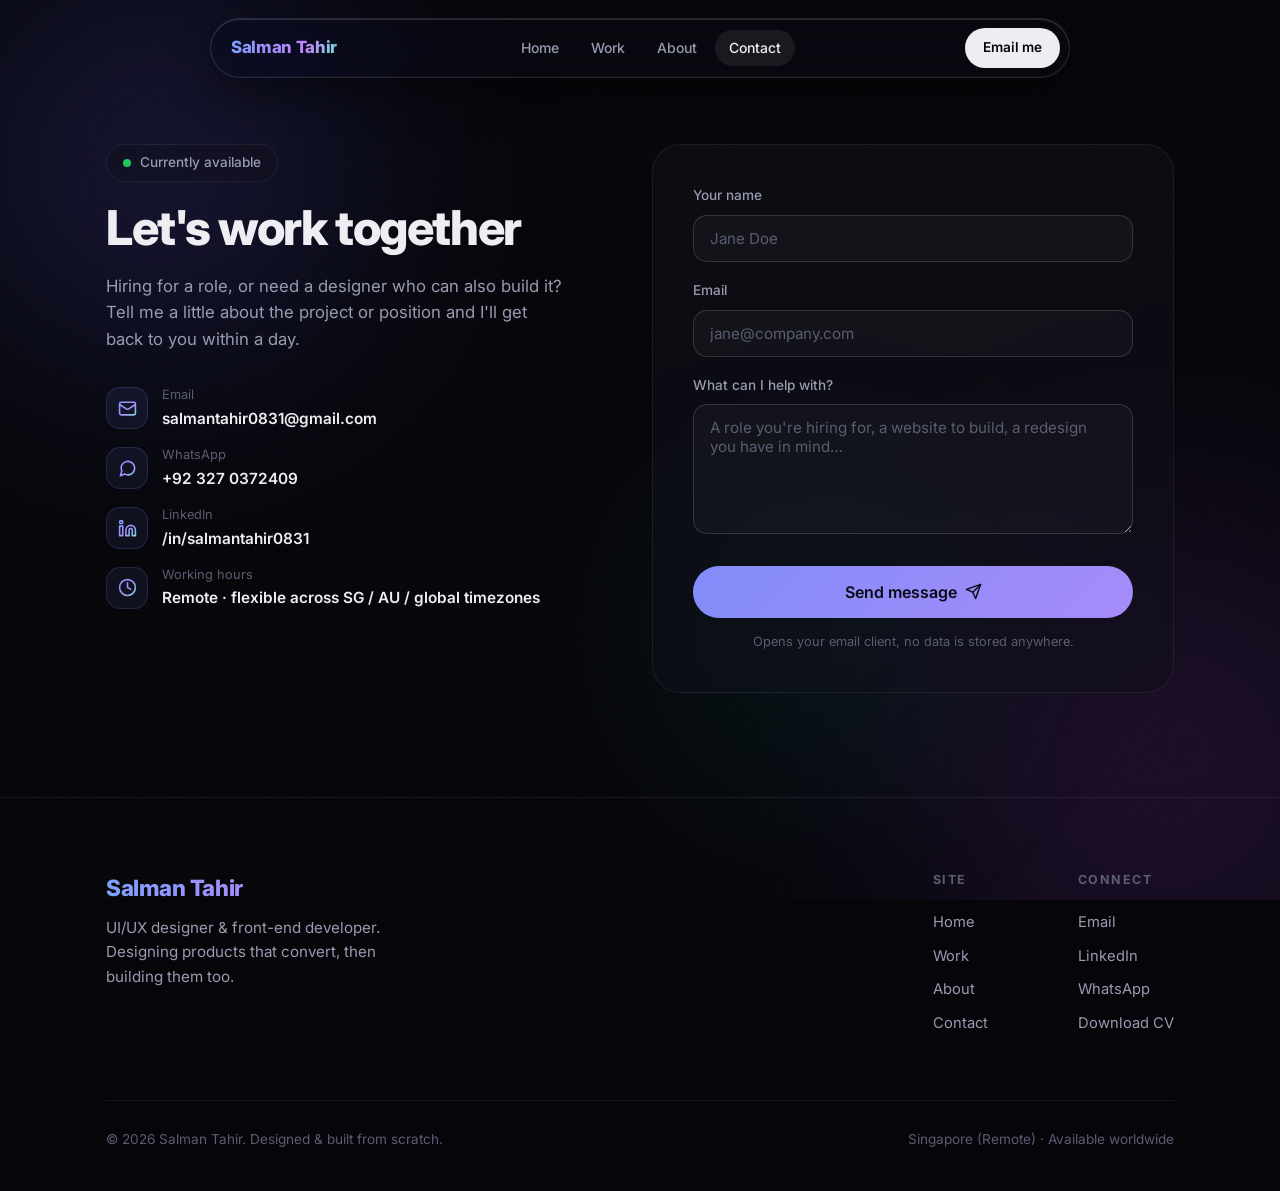
<file: contact.html>
<!DOCTYPE html>
<html lang="en">
<head>
  <meta charset="UTF-8">
  <meta name="viewport" content="width=device-width, initial-scale=1.0">
  <title>Contact · Salman Tahir</title>
  <meta name="description" content="Get in touch with Salman Tahir, UI/UX designer & front-end developer. Available for full-time, contract and freelance work, remote worldwide.">
  <link rel="icon" type="image/png" href="assets/img/favicon.png">
  <link rel="preconnect" href="https://fonts.googleapis.com">
  <link rel="preconnect" href="https://fonts.gstatic.com" crossorigin>
  <link href="https://fonts.googleapis.com/css2?family=Inter:wght@400;500;600;700;800;900&display=swap" rel="stylesheet">
  <link rel="stylesheet" href="assets/css/styles.css?v=4">
</head>
<body>
  <svg width="0" height="0" style="position:absolute" aria-hidden="true" focusable="false">
    <defs>
      <linearGradient id="ig" gradientUnits="userSpaceOnUse" x1="0" y1="0" x2="24" y2="24">
        <stop offset="0" stop-color="#7aa2ff"/>
        <stop offset="0.5" stop-color="#a78bfa"/>
        <stop offset="1" stop-color="#6ee7d6"/>
      </linearGradient>
    </defs>
  </svg>
  <div class="ambient" aria-hidden="true">
    <div class="orb orb-1"></div>
    <div class="orb orb-2"></div>
    <div class="orb orb-3"></div>
  </div>
  <div class="noise" aria-hidden="true"></div>

  <header class="nav">
    <div class="nav-inner">
      <a href="index.html" class="nav-logo grad">Salman Tahir</a>
      <nav class="nav-menu" aria-label="Primary">
        <a href="index.html" class="nav-link">Home</a>
        <a href="work.html" class="nav-link">Work</a>
        <a href="about.html" class="nav-link">About</a>
        <a href="contact.html" class="nav-link active">Contact</a>
      </nav>
      <a href="mailto:salmantahir0831@gmail.com" class="nav-cta">Email me</a>
      <button class="nav-toggle" aria-label="Toggle menu">
        <svg viewBox="0 0 24 24" fill="none" stroke="currentColor" stroke-width="2" stroke-linecap="round"><line x1="3" y1="6" x2="21" y2="6"/><line x1="3" y1="12" x2="21" y2="12"/><line x1="3" y1="18" x2="21" y2="18"/></svg>
      </button>
    </div>
  </header>

  <main>
    <section class="cs-hero">
      <div class="container">
        <div class="contact-wrap">
          <!-- Left: info -->
          <div class="contact-info reveal">
            <span class="badge" style="margin-bottom:20px;"><span class="dot"></span> Currently available</span>
            <h2>Let's work together</h2>
            <p>Hiring for a role, or need a designer who can also build it? Tell me a little about the project or position and I'll get back to you within a day.</p>

            <div class="contact-meta">
              <div class="meta-row">
                <span class="meta-ico"><svg viewBox="0 0 24 24" fill="none" stroke="url(#ig)" stroke-width="2" stroke-linecap="round" stroke-linejoin="round"><rect x="2" y="4" width="20" height="16" rx="2"/><path d="m22 7-8.97 5.7a1.94 1.94 0 0 1-2.06 0L2 7"/></svg></span>
                <div><div class="k">Email</div><a class="v" href="mailto:salmantahir0831@gmail.com">salmantahir0831@gmail.com</a></div>
              </div>
              <div class="meta-row">
                <span class="meta-ico"><svg viewBox="0 0 24 24" fill="none" stroke="url(#ig)" stroke-width="2" stroke-linecap="round" stroke-linejoin="round"><path d="M21 11.5a8.38 8.38 0 0 1-.9 3.8 8.5 8.5 0 0 1-7.6 4.7 8.38 8.38 0 0 1-3.8-.9L3 21l1.9-5.7a8.38 8.38 0 0 1-.9-3.8 8.5 8.5 0 0 1 4.7-7.6 8.38 8.38 0 0 1 3.8-.9h.5a8.48 8.48 0 0 1 8 8v.5z"/></svg></span>
                <div><div class="k">WhatsApp</div><a class="v" href="https://wa.me/923270372409" target="_blank" rel="noopener">+92 327 0372409</a></div>
              </div>
              <div class="meta-row">
                <span class="meta-ico"><svg viewBox="0 0 24 24" fill="none" stroke="url(#ig)" stroke-width="2" stroke-linecap="round" stroke-linejoin="round"><path d="M16 8a6 6 0 0 1 6 6v7h-4v-7a2 2 0 0 0-2-2 2 2 0 0 0-2 2v7h-4v-7a6 6 0 0 1 6-6z"/><rect x="2" y="9" width="4" height="12"/><circle cx="4" cy="4" r="2"/></svg></span>
                <div><div class="k">LinkedIn</div><a class="v" href="https://www.linkedin.com/in/salmantahir0831/" target="_blank" rel="noopener">/in/salmantahir0831</a></div>
              </div>
              <div class="meta-row">
                <span class="meta-ico"><svg viewBox="0 0 24 24" fill="none" stroke="url(#ig)" stroke-width="2" stroke-linecap="round" stroke-linejoin="round"><circle cx="12" cy="12" r="10"/><path d="M12 6v6l4 2"/></svg></span>
                <div><div class="k">Working hours</div><div class="v">Remote · flexible across SG / AU / global timezones</div></div>
              </div>
            </div>
          </div>

          <!-- Right: form -->
          <div class="card card-sheen form-card reveal d1">
            <form id="contact-form" novalidate>
              <div class="field">
                <label for="name">Your name</label>
                <input type="text" id="name" name="name" placeholder="Jane Doe" required>
              </div>
              <div class="field">
                <label for="email">Email</label>
                <input type="email" id="email" name="email" placeholder="jane@company.com" required>
              </div>
              <div class="field">
                <label for="message">What can I help with?</label>
                <textarea id="message" name="message" placeholder="A role you're hiring for, a website to build, a redesign you have in mind…" required></textarea>
              </div>
              <button type="submit" class="btn btn-gradient btn-lg">Send message
                <svg viewBox="0 0 24 24" fill="none" stroke="currentColor" stroke-width="2" stroke-linecap="round" stroke-linejoin="round"><line x1="22" y1="2" x2="11" y2="13"/><polygon points="22 2 15 22 11 13 2 9 22 2"/></svg>
              </button>
              <p style="color:var(--text-3);font-size:0.8rem;text-align:center;margin-top:14px;">Opens your email client, no data is stored anywhere.</p>
            </form>
          </div>
        </div>
      </div>
    </section>
  </main>

  <footer class="footer">
    <div class="container">
      <div class="footer-top">
        <div class="footer-brand">
          <h3 class="grad">Salman Tahir</h3>
          <p>UI/UX designer &amp; front-end developer. Designing products that convert, then building them too.</p>
        </div>
        <div class="footer-cols">
          <div class="footer-col">
            <h4>Site</h4>
            <a href="index.html">Home</a>
            <a href="work.html">Work</a>
            <a href="about.html">About</a>
            <a href="contact.html">Contact</a>
          </div>
          <div class="footer-col">
            <h4>Connect</h4>
            <a href="mailto:salmantahir0831@gmail.com">Email</a>
            <a href="https://www.linkedin.com/in/salmantahir0831/" target="_blank" rel="noopener">LinkedIn</a>
            <a href="https://wa.me/923270372409" target="_blank" rel="noopener">WhatsApp</a>
            <a href="assets/Salman_Tahir_CV.pdf" target="_blank" rel="noopener">Download CV</a>
          </div>
        </div>
      </div>
      <div class="footer-bottom">
        <span>© <span id="year">2026</span> Salman Tahir. Designed &amp; built from scratch.</span>
        <span>Singapore (Remote) · Available worldwide</span>
      </div>
    </div>
  </footer>

  <script src="assets/js/main.js?v=4"></script>
</body>
</html>
</file>
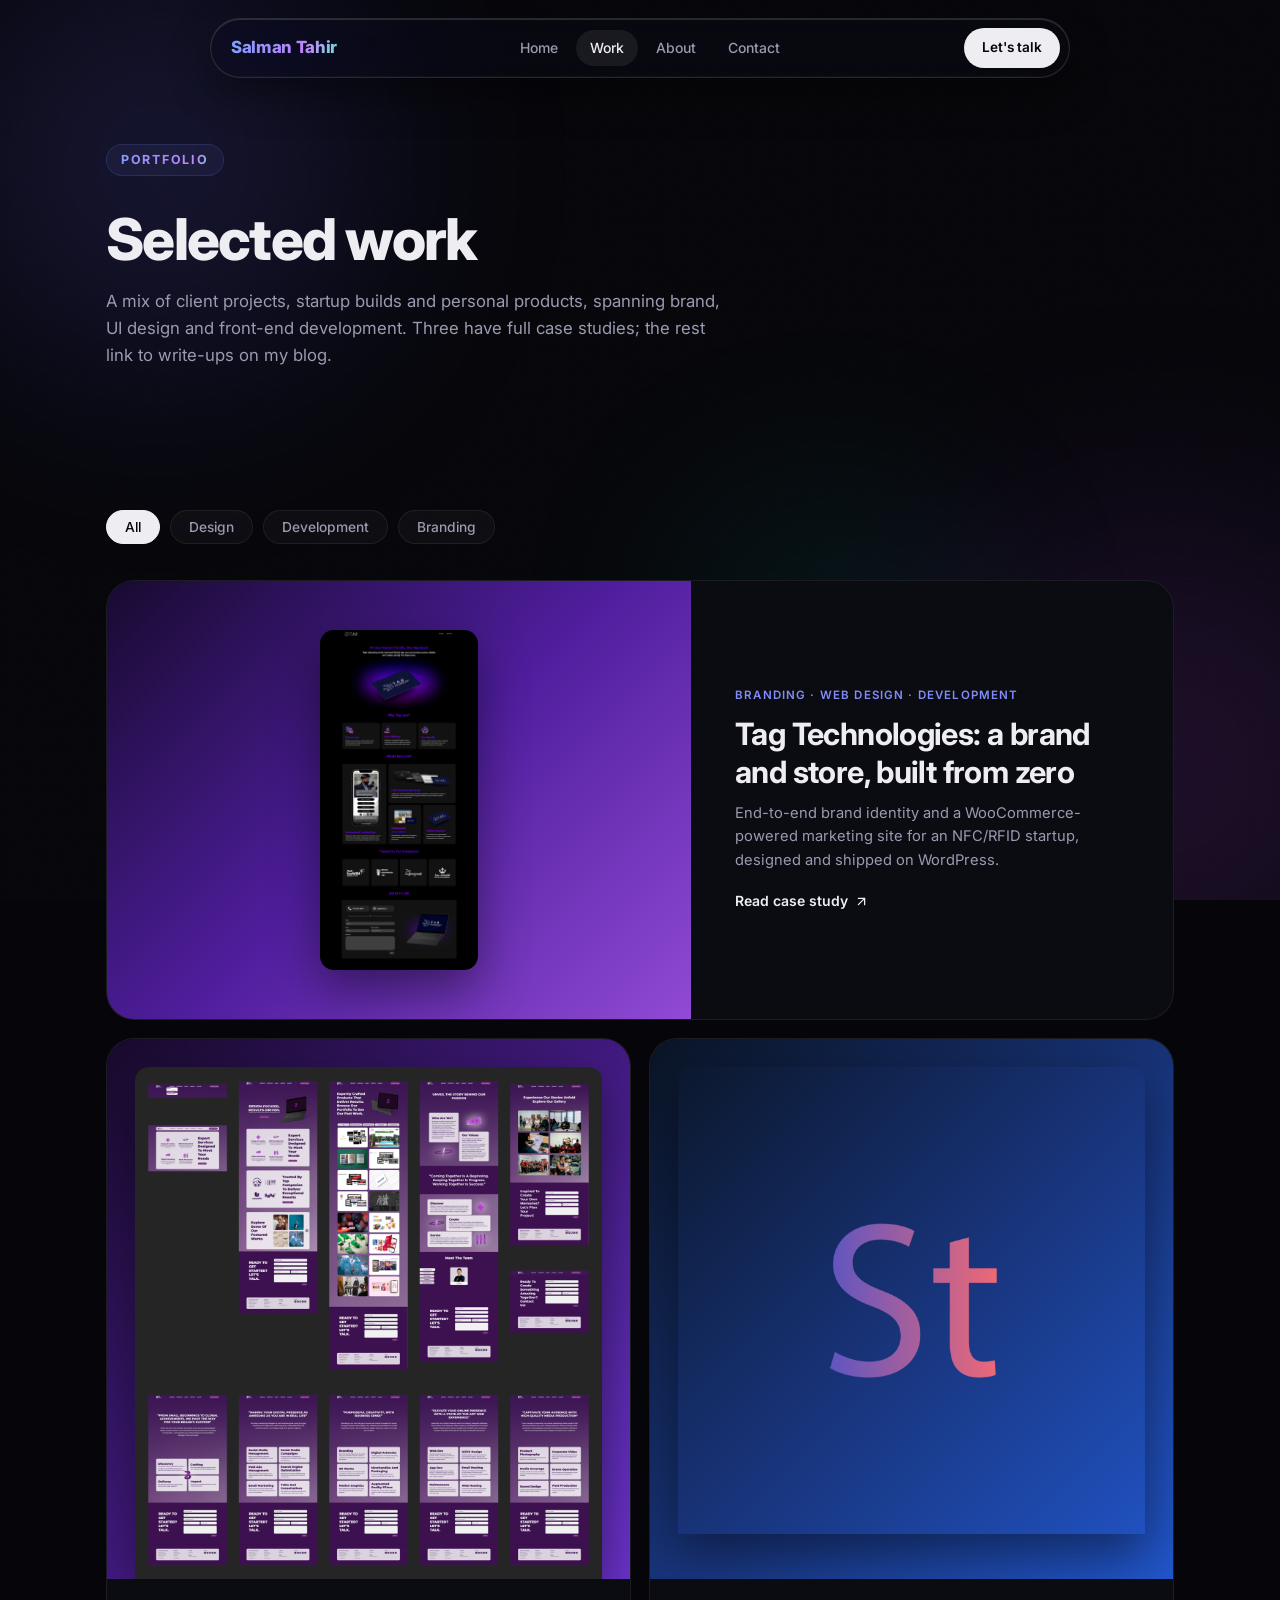
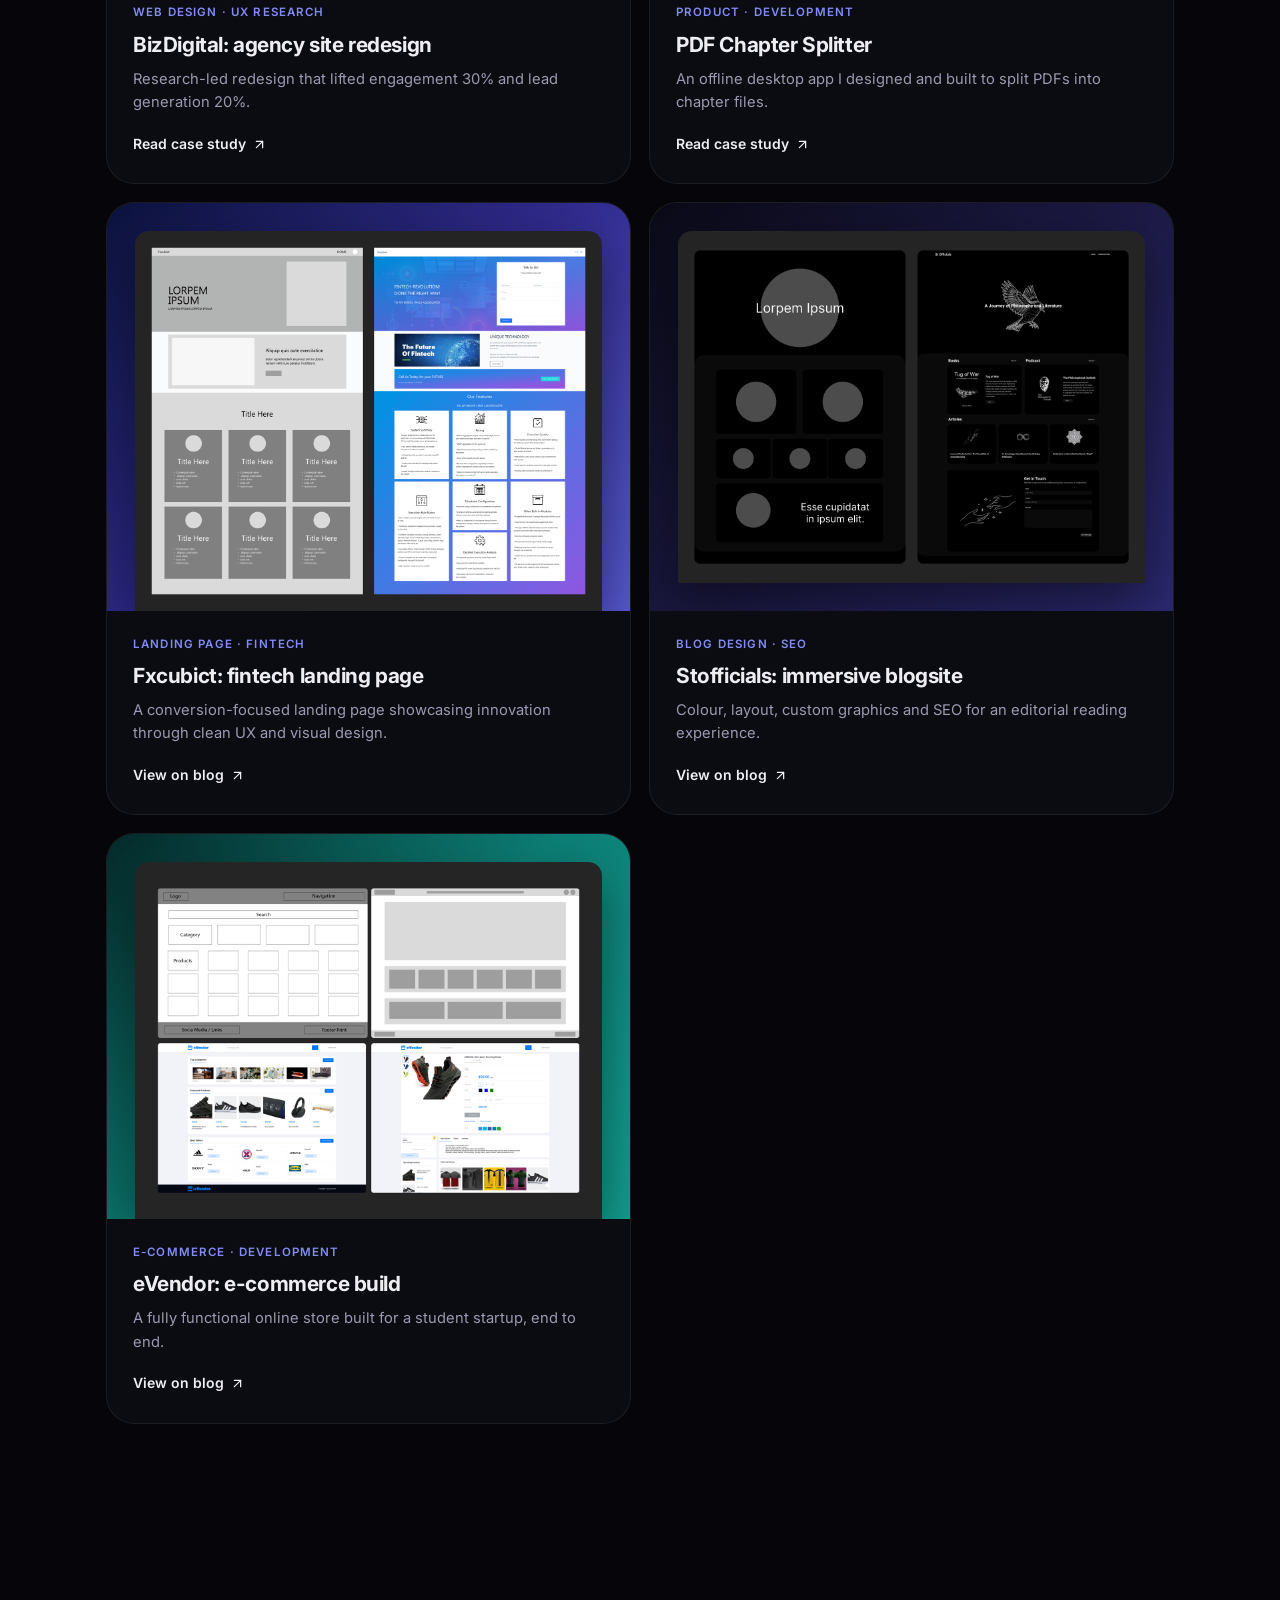
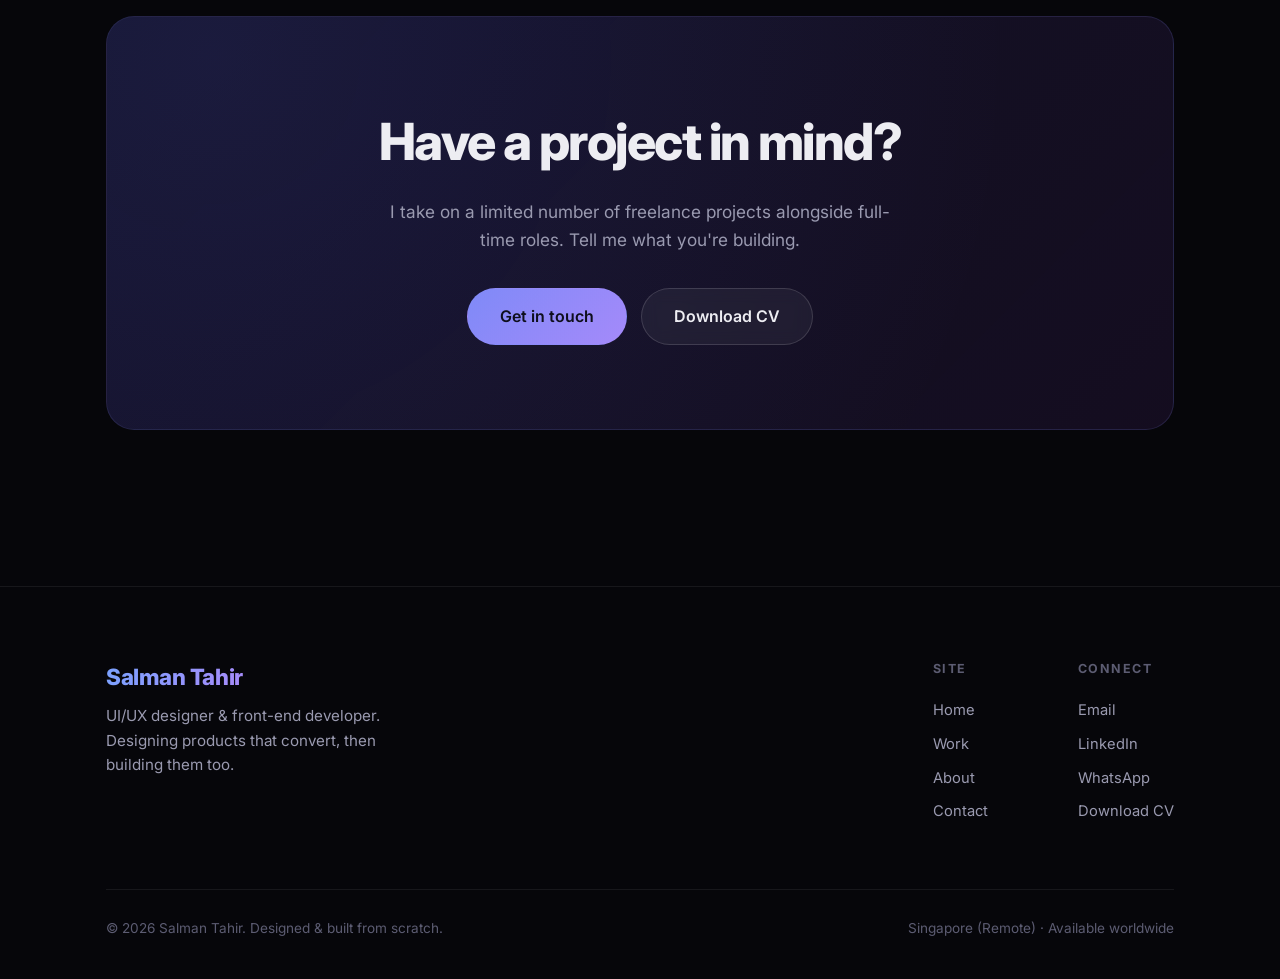
<file: work.html>
<!DOCTYPE html>
<html lang="en">
<head>
  <meta charset="UTF-8">
  <meta name="viewport" content="width=device-width, initial-scale=1.0">
  <title>Work · Salman Tahir</title>
  <meta name="description" content="Selected UI/UX design and front-end development projects by Salman Tahir, startup brands, agency redesigns, landing pages and shipped products.">
  <link rel="icon" type="image/png" href="assets/img/favicon.png">
  <link rel="preconnect" href="https://fonts.googleapis.com">
  <link rel="preconnect" href="https://fonts.gstatic.com" crossorigin>
  <link href="https://fonts.googleapis.com/css2?family=Inter:wght@400;500;600;700;800;900&display=swap" rel="stylesheet">
  <link rel="stylesheet" href="assets/css/styles.css?v=4">
</head>
<body>
  <div class="ambient" aria-hidden="true">
    <div class="orb orb-1"></div>
    <div class="orb orb-2"></div>
    <div class="orb orb-3"></div>
  </div>
  <div class="noise" aria-hidden="true"></div>

  <header class="nav">
    <div class="nav-inner">
      <a href="index.html" class="nav-logo grad">Salman Tahir</a>
      <nav class="nav-menu" aria-label="Primary">
        <a href="index.html" class="nav-link">Home</a>
        <a href="work.html" class="nav-link active">Work</a>
        <a href="about.html" class="nav-link">About</a>
        <a href="contact.html" class="nav-link">Contact</a>
      </nav>
      <a href="contact.html" class="nav-cta">Let's talk</a>
      <button class="nav-toggle" aria-label="Toggle menu">
        <svg viewBox="0 0 24 24" fill="none" stroke="currentColor" stroke-width="2" stroke-linecap="round"><line x1="3" y1="6" x2="21" y2="6"/><line x1="3" y1="12" x2="21" y2="12"/><line x1="3" y1="18" x2="21" y2="18"/></svg>
      </button>
    </div>
  </header>

  <main>
    <section class="cs-hero">
      <div class="container">
        <span class="eyebrow reveal">Portfolio</span>
        <h1 class="section-title reveal d1" style="margin-top:14px;">Selected work</h1>
        <p class="section-sub reveal d2">A mix of client projects, startup builds and personal products, spanning brand, UI design and front-end development. Three have full case studies; the rest link to write-ups on my blog.</p>
      </div>
    </section>

    <section class="section-tight">
      <div class="container">
        <div class="filters reveal">
          <button class="filter active" data-filter="all">All</button>
          <button class="filter" data-filter="design">Design</button>
          <button class="filter" data-filter="development">Development</button>
          <button class="filter" data-filter="branding">Branding</button>
        </div>

        <div class="work-grid">
          <!-- Tag Technologies (case study) -->
          <a href="case-tag-technologies.html" class="proj featured reveal" data-cat="branding design development">
            <div class="proj-media g3"><img src="assets/img/tag.png" alt="Tag Technologies website" loading="lazy"></div>
            <div class="proj-body">
              <span class="proj-tag">Branding · Web Design · Development</span>
              <h3 class="proj-title">Tag Technologies: a brand and store, built from zero</h3>
              <p class="proj-desc">End-to-end brand identity and a WooCommerce-powered marketing site for an NFC/RFID startup, designed and shipped on WordPress.</p>
              <span class="proj-link">Read case study
                <svg viewBox="0 0 24 24" fill="none" stroke="currentColor" stroke-width="2" stroke-linecap="round" stroke-linejoin="round"><line x1="7" y1="17" x2="17" y2="7"/><polyline points="7 7 17 7 17 17"/></svg>
              </span>
            </div>
          </a>

          <!-- BizDigital (case study) -->
          <a href="case-bizdigital.html" class="proj reveal d1" data-cat="design development">
            <div class="proj-media g2"><img src="assets/img/bizdigital.png" alt="BizDigital website" loading="lazy"></div>
            <div class="proj-body">
              <span class="proj-tag">Web Design · UX Research</span>
              <h3 class="proj-title">BizDigital: agency site redesign</h3>
              <p class="proj-desc">Research-led redesign that lifted engagement 30% and lead generation 20%.</p>
              <span class="proj-link">Read case study
                <svg viewBox="0 0 24 24" fill="none" stroke="currentColor" stroke-width="2" stroke-linecap="round" stroke-linejoin="round"><line x1="7" y1="17" x2="17" y2="7"/><polyline points="7 7 17 7 17 17"/></svg>
              </span>
            </div>
          </a>

          <!-- PDF Chapter Splitter (case study) -->
          <a href="case-pdf-chapter-splitter.html" class="proj reveal d2" data-cat="development design">
            <div class="proj-media g1"><img src="assets/img/pdf-splitter.png" alt="PDF Chapter Splitter app" loading="lazy"></div>
            <div class="proj-body">
              <span class="proj-tag">Product · Development</span>
              <h3 class="proj-title">PDF Chapter Splitter</h3>
              <p class="proj-desc">An offline desktop app I designed and built to split PDFs into chapter files.</p>
              <span class="proj-link">Read case study
                <svg viewBox="0 0 24 24" fill="none" stroke="currentColor" stroke-width="2" stroke-linecap="round" stroke-linejoin="round"><line x1="7" y1="17" x2="17" y2="7"/><polyline points="7 7 17 7 17 17"/></svg>
              </span>
            </div>
          </a>

          <!-- Fxcubict -->
          <a href="https://salmantahir.net/2023/03/15/fxcubict-designing-a-landing-page-for-a-fintech-startup/" target="_blank" rel="noopener" class="proj reveal" data-cat="design">
            <div class="proj-media g5"><img src="assets/img/fxcubict.png" alt="Fxcubict landing page" loading="lazy"></div>
            <div class="proj-body">
              <span class="proj-tag">Landing Page · Fintech</span>
              <h3 class="proj-title">Fxcubict: fintech landing page</h3>
              <p class="proj-desc">A conversion-focused landing page showcasing innovation through clean UX and visual design.</p>
              <span class="proj-link">View on blog
                <svg viewBox="0 0 24 24" fill="none" stroke="currentColor" stroke-width="2" stroke-linecap="round" stroke-linejoin="round"><line x1="7" y1="17" x2="17" y2="7"/><polyline points="7 7 17 7 17 17"/></svg>
              </span>
            </div>
          </a>

          <!-- Stofficials -->
          <a href="https://salmantahir.net/2023/03/21/elementor-3394/" target="_blank" rel="noopener" class="proj reveal d1" data-cat="design development">
            <div class="proj-media g4"><img src="assets/img/stofficials.png" alt="Stofficials blog" loading="lazy"></div>
            <div class="proj-body">
              <span class="proj-tag">Blog Design · SEO</span>
              <h3 class="proj-title">Stofficials: immersive blogsite</h3>
              <p class="proj-desc">Colour, layout, custom graphics and SEO for an editorial reading experience.</p>
              <span class="proj-link">View on blog
                <svg viewBox="0 0 24 24" fill="none" stroke="currentColor" stroke-width="2" stroke-linecap="round" stroke-linejoin="round"><line x1="7" y1="17" x2="17" y2="7"/><polyline points="7 7 17 7 17 17"/></svg>
              </span>
            </div>
          </a>

          <!-- eVendor -->
          <a href="https://salmantahir.net/2023/03/21/evendor/" target="_blank" rel="noopener" class="proj reveal d2" data-cat="development design">
            <div class="proj-media g6"><img src="assets/img/evendor.png" alt="eVendor e-commerce" loading="lazy"></div>
            <div class="proj-body">
              <span class="proj-tag">E-commerce · Development</span>
              <h3 class="proj-title">eVendor: e-commerce build</h3>
              <p class="proj-desc">A fully functional online store built for a student startup, end to end.</p>
              <span class="proj-link">View on blog
                <svg viewBox="0 0 24 24" fill="none" stroke="currentColor" stroke-width="2" stroke-linecap="round" stroke-linejoin="round"><line x1="7" y1="17" x2="17" y2="7"/><polyline points="7 7 17 7 17 17"/></svg>
              </span>
            </div>
          </a>
        </div>
      </div>
    </section>

    <section class="section">
      <div class="container">
        <div class="cta-band reveal">
          <h2>Have a project in mind?</h2>
          <p>I take on a limited number of freelance projects alongside full-time roles. Tell me what you're building.</p>
          <div class="hero-actions">
            <a href="contact.html" class="btn btn-gradient btn-lg">Get in touch</a>
            <a href="assets/Salman_Tahir_CV.pdf" target="_blank" rel="noopener" class="btn btn-glass btn-lg">Download CV</a>
          </div>
        </div>
      </div>
    </section>
  </main>

  <footer class="footer">
    <div class="container">
      <div class="footer-top">
        <div class="footer-brand">
          <h3 class="grad">Salman Tahir</h3>
          <p>UI/UX designer &amp; front-end developer. Designing products that convert, then building them too.</p>
        </div>
        <div class="footer-cols">
          <div class="footer-col">
            <h4>Site</h4>
            <a href="index.html">Home</a>
            <a href="work.html">Work</a>
            <a href="about.html">About</a>
            <a href="contact.html">Contact</a>
          </div>
          <div class="footer-col">
            <h4>Connect</h4>
            <a href="mailto:salmantahir0831@gmail.com">Email</a>
            <a href="https://www.linkedin.com/in/salmantahir0831/" target="_blank" rel="noopener">LinkedIn</a>
            <a href="https://wa.me/923270372409" target="_blank" rel="noopener">WhatsApp</a>
            <a href="assets/Salman_Tahir_CV.pdf" target="_blank" rel="noopener">Download CV</a>
          </div>
        </div>
      </div>
      <div class="footer-bottom">
        <span>© <span id="year">2026</span> Salman Tahir. Designed &amp; built from scratch.</span>
        <span>Singapore (Remote) · Available worldwide</span>
      </div>
    </div>
  </footer>

  <script src="assets/js/main.js?v=4"></script>
</body>
</html>
</file>
<file: assets/css/site.css>
/* =========================================================================
   salmantahir.net: design system
   -------------------------------------------------------------------------
   COLOUR      one accent, one hover accent, nothing else tinted
   SHAPE       corner-shape:squircle over border-radius, one radius scale
   INTERACTION every clickable thing: lift + accent bleeding from the cursor
   MOTION      scale-in reveals, reversible on scroll back
   ========================================================================= */
@font-face{
  font-family:'Onest';src:url('/assets/fonts/onest-var.woff2') format('woff2-variations');
  font-weight:400 900;font-style:normal;font-display:swap;
}

:root{
  /* ---- ground ---- */
  /* Three grounds. --hero opens every page and is never part of the body
     rotation; --alt and --alt-2 alternate below it.
       hero   #FBF6F1  L* 97.1  chroma 3.10
       alt    #FFFEF9  L* 99.6  chroma 2.56   first band under the hero
       alt-2  #FBF6F2  L* 97.2  chroma 2.69
     Adjacencies that occur: hero -> alt dE2000 2.46, alt -> alt-2 dE2000 2.63.
     hero and alt-2 measure dE2000 0.51 apart, effectively one colour, but the
     rotation never places them together so the sequence still reads.
     --white is not a ground. It is reserved for elevated surfaces, the header
     bar, cards, buttons and form fields (dE2000 3.43 / 2.49 / 3.18). */
  --white:#FFFFFF;
  --hero:#FBF6F1;
  --alt:#FFFEF9;
  --alt-2:#FBF6F2;
  --dark:#191416;

  /* ---- ink: one ramp, faintly warmed toward the accent ---- */
  --ink:#221A1C;        /* headings and primary text */
  --ink-2:#5A5052;      /* body copy */
  --ink-3:#6F6467;      /* meta, labels, captions  (AA on every ground) */
  --ink-dark:#F7F6F6;   /* primary text on dark, neutral rather than warm */
  --ink-dark-2:#AEA9A9; /* body copy on dark */

  --line:#E7E3E1;
  --line-2:#DAD4D2;

  /* ---- accent: exactly two values, used everywhere ---- */
  --accent:#8B3A47;
  --accent-hover:#6F2E39;
  --accent-live:#A8384A;   /* same family, shifted red, only for "now" states */
  --accent-wash:rgba(139,58,71,.09);
  --accent-line:rgba(139,58,71,.22);

  /* ---- shape ----
     CSS cannot express "always 45% of the short side" for arbitrary boxes:
     percentage radii resolve per axis and turn wide elements into ellipses.
     So the ratio is held by tier instead. Each value below is ~45% of that
     tier's own short side, which is the One UI / app icon proportion, and
     corner-shape turns the arc into a superellipse. Five values, whole site. */
  --r-xs:17px;   /* chips, icon buttons   ~38px short side  → 45% */
  --r-sm:21px;   /* buttons               ~46px             → 46% */
  --r-md:29px;   /* medium surfaces       ~64px             → 45% */
  --r-lg:42px;   /* cards, media          ~94px+            → 45% */
  --r-xl:35px;   /* header bar            ~78px             → 45% */

  --font:'Onest',-apple-system,BlinkMacSystemFont,'Segoe UI',sans-serif;
  --maxw:1180px;
  --pad:clamp(20px,4vw,40px);
  --ease:cubic-bezier(.22,1,.36,1);
  --lift:translateY(-2px);
}

*{margin:0;padding:0;box-sizing:border-box}
html{-webkit-font-smoothing:antialiased;-moz-osx-font-smoothing:grayscale;scroll-behavior:smooth;scroll-padding-top:120px}
body{
  font-family:var(--font);background:var(--alt);color:var(--ink-2);
  font-size:17px;line-height:1.6;font-weight:400;overflow-x:hidden;
}
img{max-width:100%;display:block}
a{color:inherit;text-decoration:none}
h1,h2,h3{color:var(--ink)}
::selection{background:var(--accent);color:#fff}
html.selpaint ::selection{background:transparent;color:var(--ink)}
html.selpaint ::-moz-selection{background:transparent;color:var(--ink)}
:focus-visible{outline:2px solid var(--accent);outline-offset:3px;border-radius:6px}

.wrap,.hdr-in,.ftr-in{width:min(var(--maxw),100% - var(--pad) * 2);margin-inline:auto}

/* --------------------------------------------------------------------------
   SHAPE: real squircles, not rounded rectangles.
   corner-shape draws a superellipse; border-radius is the fallback curve for
   engines that do not support it, so nothing breaks without it.
   -------------------------------------------------------------------------- */
.sq-xs{border-radius:var(--r-xs);corner-shape:squircle}
.sq-sm{border-radius:var(--r-sm);corner-shape:squircle}
.sq-md{border-radius:var(--r-md);corner-shape:squircle}
.sq-lg{border-radius:var(--r-lg);corner-shape:squircle}
.sq-xl{border-radius:var(--r-xl);corner-shape:squircle}

/* --------------------------------------------------------------------------
   INTERACTION: one behaviour for everything clickable.
   A circle of accent grows from the pointer's position, so the colour arrives
   from where the cursor is rather than flooding the whole box at once.
   -------------------------------------------------------------------------- */
.act{position:relative;isolation:isolate;overflow:hidden;
  transition:transform .55s var(--ease),border-color .5s var(--ease),
             color .45s var(--ease),box-shadow .55s var(--ease)}
.act::before{
  content:'';position:absolute;z-index:-1;
  left:var(--mx,50%);top:var(--my,50%);
  width:0;aspect-ratio:1;border-radius:50%;
  background:var(--bleed,var(--accent-wash));
  transform:translate(-50%,-50%);opacity:0;
  transition:width 1.35s var(--ease),opacity .6s var(--ease);
}
.act:hover{transform:var(--lift)}
.act:hover::before{width:250%;opacity:1}
/* Bare marks: an icon or arrow with no surrounding surface has nothing for a
   fill to fill, so those only lift and recolour their own stroke. */
.act-bare::before{content:none}
.act-bare:hover{color:var(--accent)}

/* --------------------------------------------------------------------------
   TYPE
   -------------------------------------------------------------------------- */
.label{font-size:.74rem;font-weight:700;letter-spacing:.13em;text-transform:uppercase;line-height:1.4}
/* two levels of label, same type treatment, separated only by colour:
   accent marks a section, neutral names a card inside one */
/* Two levels, and only two.
   L1 .eyebrow  names a section of the page. Accent, sits above a section heading.
   L2 .eyebrow-2 names a card inside one. Neutral, never accent, so a card never
      competes with the section it lives in. .b-k is the same thing on the bento. */
.eyebrow{display:inline-block;margin-bottom:16px;color:var(--accent)}
.eyebrow-2{display:inline-flex;align-items:center;gap:8px;color:var(--ink-3);margin-bottom:20px}
/* L2 always carries an icon. The icon is what separates it from body text at
   this size, and it is the rule the bento already followed. */
.eyebrow-2 svg,.b-k svg{width:14px;height:14px;flex:none}
.h-display{font-size:clamp(2.1rem,5.2vw,4rem);font-weight:800;line-height:1.06;letter-spacing:-.04em}
.h-sec{font-size:clamp(1.8rem,4vw,2.9rem);font-weight:800;letter-spacing:-.038em;line-height:1.1;max-width:20ch}
.h-case{font-size:clamp(1.6rem,3.4vw,2.5rem);font-weight:800;letter-spacing:-.035em;line-height:1.14}

/* hand drawn stroke, sits under the words that carry the meaning */
.ul{position:relative;display:inline-block;white-space:nowrap}
.ul svg{position:absolute;left:0;bottom:-.14em;width:100%;height:.2em;color:var(--accent);overflow:visible}
.ul svg path{stroke:currentColor;stroke-width:5;fill:none;stroke-linecap:round;
  stroke-dasharray:320;stroke-dashoffset:320}
/* drawn only once the heading has finished landing */
.rv.in .ul svg path,.stg.in .ul svg path{animation:draw .95s var(--ease) .75s forwards}
@keyframes draw{to{stroke-dashoffset:0}}

/* --------------------------------------------------------------------------
   BUTTONS: one primary, one secondary, both squircle, both with the arrow
   -------------------------------------------------------------------------- */
.btn{display:inline-flex;align-items:center;gap:9px;font-size:.98rem;font-weight:600;
  padding:13px 24px;white-space:nowrap}
.btn-primary{background:var(--accent);color:#fff;--bleed:var(--accent-hover)}
.btn-secondary{background:var(--white);border:1px solid var(--line-2);color:var(--ink);
  --bleed:var(--accent-wash)}
.btn-secondary:hover{border-color:var(--accent-line);color:var(--accent)}
.btn-ondark{border:1px solid rgba(247,246,246,.26);color:var(--ink-dark);--bleed:rgba(139,58,71,.55)}
.arw{width:15px;height:15px;flex:none;transition:transform .4s var(--ease)}
.btn:hover .arw{transform:translate(2px,-2px)}

/* --------------------------------------------------------------------------
   HEADER
   -------------------------------------------------------------------------- */
.hdr{position:fixed;top:0;left:0;right:0;z-index:120;padding:16px 0;display:flex;justify-content:center}
.hdr-in{
  height:78px;display:grid;grid-template-columns:1fr auto 1fr;align-items:center;gap:20px;
  padding:0 14px 0 22px;background:var(--white);border:1px solid var(--line);
  box-shadow:0 2px 10px rgba(34,26,28,.04);transition:box-shadow .45s var(--ease);
}
.hdr.stuck .hdr-in{box-shadow:0 4px 18px rgba(34,26,28,.07)}
.mark{
  display:block;width:60px;height:50px;background-color:var(--accent);
  -webkit-mask:url(/assets/img/logo-mark.svg) no-repeat left center/contain;
  mask:url(/assets/img/logo-mark.svg) no-repeat left center/contain;
  transition:background-color .35s var(--ease),transform .4s var(--ease);
}
.mark:hover{background-color:var(--accent-hover);transform:var(--lift)}
/* Written on, on every load. The signature is filled outlines rather than open
   stroked paths, so stroke-dashoffset has no centreline to run along. Until a
   stroked source exists this is a reveal paced like a pen instead of a constant
   sweep: quick through the long strokes, slower through the loops and joins. */
.mark.write{animation:write 1.3s linear .12s backwards}
@keyframes write{
  0%   {clip-path:inset(0 100% 0 0)}
  14%  {clip-path:inset(0 68% 0 0)}
  26%  {clip-path:inset(0 61% 0 0)}
  42%  {clip-path:inset(0 44% 0 0)}
  56%  {clip-path:inset(0 38% 0 0)}
  72%  {clip-path:inset(0 19% 0 0)}
  84%  {clip-path:inset(0 12% 0 0)}
  100% {clip-path:inset(0 0 0 0)}
}
.hnav{display:flex;gap:4px;justify-content:center}
.hnav a{font-size:1.05rem;font-weight:500;color:var(--ink-2);padding:11px 16px}
.hnav a:hover{color:var(--accent)}
.hdr-end{display:flex;justify-content:flex-end}
.burger{width:46px;height:46px;border:1px solid var(--line-2);background:var(--white);
  cursor:pointer;position:relative;justify-self:end;display:none}
.burger i{position:absolute;left:14px;right:14px;height:1.7px;background:var(--ink);border-radius:2px;
  transition:transform .35s var(--ease)}
.burger i:nth-child(1){top:18px}
.burger i:nth-child(2){top:25px}
.burger.on i:nth-child(1){transform:translateY(3.5px) rotate(45deg)}
.burger.on i:nth-child(2){transform:translateY(-3.5px) rotate(-45deg)}

/* --------------------------------------------------------------------------
   HERO: sized so the whole banner sits inside one viewport
   -------------------------------------------------------------------------- */
.hero{
  position:relative;isolation:isolate;background:var(--hero);
  min-height:100svh;display:grid;align-content:center;text-align:center;
  padding:clamp(118px,15vh,150px) 0 clamp(74px,10vh,96px);
}
.hero::before{content:'';position:absolute;inset:0;z-index:-1;pointer-events:none;
  background:radial-gradient(76% 56% at 50% 34%,rgba(139,58,71,.065),transparent 72%)}

.hero h1{max-width:17ch;margin:0 auto}
.lead{margin:clamp(22px,3vw,32px) auto 0;max-width:56ch;
  font-size:clamp(1rem,1.25vw,1.1rem);color:var(--ink-2)}
.hero-btns{display:flex;flex-wrap:wrap;gap:12px;justify-content:center;margin-top:clamp(28px,3.6vw,38px)}
.socials{display:flex;gap:14px;justify-content:center;margin-top:clamp(24px,3.2vw,34px)}
.socials a{width:42px;height:42px;display:grid;place-items:center;color:var(--ink-3);
  --bleed:var(--accent-wash)}
.socials a svg{width:20px;height:20px}

/* --------------------------------------------------------------------------
   TAGS: one taxonomy, one style, used by cards and by the filter
   -------------------------------------------------------------------------- */
/* Two pill sizes only. Content tags (featured cases and grid tiles) are the
   smaller of the two; the filter sits a step up because it is a control. */
.tags{display:flex;flex-wrap:wrap;gap:8px;margin-top:20px}
.mini .tags{margin-top:16px}
/* Content tags are labels, not controls, so no pointer and no hover state.
   The filter chips below are the interactive half of the same taxonomy: same
   type size, more padding, because a control needs the bigger target. */
.tag{
  display:inline-flex;align-items:center;gap:7px;color:var(--ink-2);
  background:var(--white);border:1px solid var(--line);padding:7px 14px;
  font-size:.72rem;letter-spacing:.09em;
}
.tag svg{width:13px;height:13px;flex:none;color:var(--accent)}
/* As a button the tag becomes a control: same shape, now with a hover. The
   filterable work index is what these will link to. */
button.tag{font-family:inherit;cursor:pointer;--bleed:var(--accent-wash)}
button.tag:hover{color:var(--accent);border-color:var(--accent-line)}
/* a pill on a card selects that discipline in the filter above it */
button.tag[aria-pressed="true"]{background:var(--accent);border-color:var(--accent);color:#fff;
  --bleed:var(--accent-hover)}
button.tag[aria-pressed="true"] svg{color:#fff}
.band .tag{background:rgba(255,255,255,.75)}

/* filter chips, same component, selectable */
/* Full width row under the heading rather than crammed beside it: the chips get
   an even, predictable rhythm and the row scales to any number of disciplines,
   which is what the full case studies page will need. */
.filters{display:flex;flex-wrap:wrap;gap:9px;align-items:center;
  margin-top:clamp(24px,3vw,34px);padding-top:22px;border-top:1px solid var(--line-2)}
.filters-k{color:var(--ink-3);margin-right:4px}
.chip{
  display:inline-flex;align-items:center;gap:7px;color:var(--ink-2);
  background:var(--white);border:1px solid var(--line);padding:9px 16px;
  font-size:.72rem;letter-spacing:.09em;cursor:pointer;--bleed:var(--accent-wash);
}
.chip svg{width:13px;height:13px;flex:none;color:var(--accent);transition:color .3s}
.chip:hover{color:var(--accent);border-color:var(--accent-line)}
.chip[aria-pressed="true"]{background:var(--accent);border-color:var(--accent);color:#fff;
  --bleed:var(--accent-hover)}
.chip[aria-pressed="true"] svg{color:#fff}

/* --------------------------------------------------------------------------
   CASE STUDIES
   -------------------------------------------------------------------------- */
.case{padding:clamp(72px,9vw,116px) 0}
/* the second half of the body alternation */
.band{background:var(--alt-2)}
/* Wide enough to hold the discipline pills on one line. They wrap to a second
   row below that, which reads as an overflow rather than a set. */
.case-head{max-width:74ch}
.case-p{color:var(--ink-2);font-size:clamp(1rem,1.2vw,1.08rem);margin-top:18px}
.shot{
  display:block;position:relative;overflow:hidden;margin-top:clamp(30px,4vw,46px);
  aspect-ratio:16/10;background:var(--alt);
  transition:transform .6s var(--ease),box-shadow .6s var(--ease);
}
.band .shot{background:var(--white)}
.shot img{width:100%;height:100%;object-fit:cover;object-position:top center;
  transition:transform 1.6s var(--ease)}
.shot--mark img{object-fit:contain;object-position:center;padding:11%}
.shot:hover{transform:translateY(-4px);box-shadow:0 26px 58px rgba(34,26,28,.12)}
.shot:hover img{transform:scale(1.02)}
.chip-follow{position:absolute;top:0;left:0;z-index:3;pointer-events:none;opacity:0;
  transition:opacity .3s var(--ease)}
.shot:hover .chip-follow,.mini-shot:hover .chip-follow{opacity:1}
.chip-follow span{
  /* Centred horizontally on the pointer and lifted so the arrow lands in the
     lower band of the button: it reads as pointing at the control, and it sits
     on the accent rather than on top of the words. */
  display:inline-flex;align-items:center;gap:8px;transform:translate(-50%,-78%);
  background:var(--accent);color:#fff;white-space:nowrap;border-radius:14px;corner-shape:squircle;
  font-size:.85rem;font-weight:600;padding:10px 16px;box-shadow:0 8px 24px rgba(34,26,28,.25);
}
.chip-follow svg{width:13px;height:13px}

/* --------------------------------------------------------------------------
   MORE WORK
   -------------------------------------------------------------------------- */
.more{padding:clamp(72px,9vw,116px) 0}
.grid2{display:grid;grid-template-columns:repeat(2,1fr);gap:clamp(24px,3vw,38px);
  margin-top:clamp(30px,3.6vw,44px)}
.mini{display:block}
.mini[hidden]{display:none}
.mini-shot{display:block;position:relative;overflow:hidden;aspect-ratio:16/10;background:var(--white);
  transition:transform .6s var(--ease),box-shadow .6s var(--ease)}
.mini-shot img{width:100%;height:100%;object-fit:cover;object-position:top center;
  transition:transform 1.6s var(--ease)}
.mini-shot--mark img{object-fit:contain;object-position:center;padding:9%}
.mini:hover .mini-shot{transform:translateY(-4px);box-shadow:0 20px 44px rgba(34,26,28,.11)}
.mini:hover .mini-shot img{transform:scale(1.02)}
.mini-t{font-size:1.22rem;font-weight:700;letter-spacing:-.025em;margin-top:20px;color:var(--ink);
  transition:color .3s}
.mini:hover .mini-t{color:var(--accent)}
.mini-p{color:var(--ink-2);font-size:.95rem;margin-top:8px;max-width:46ch}
.more-foot{display:flex;justify-content:center;margin-top:clamp(36px,4.4vw,54px)}
.empty{grid-column:1/-1;padding:44px 0;text-align:center;color:var(--ink-3)}

/* --------------------------------------------------------------------------
   ABOUT
   -------------------------------------------------------------------------- */
.about{padding:clamp(72px,9vw,116px) 0}
.bento{display:grid;grid-template-columns:repeat(6,1fr);gap:16px;margin-top:clamp(32px,4vw,46px)}
/* The card surface. .b is the bento on the home page; .surf is the same thing
   anywhere else, so a card looks identical whichever page it is on. */
/* The card surface. .b is the bento on the home page; .surf is the same thing
   anywhere else, so a card looks identical whichever page it is on. It carries
   the second alternating tone, which reads as a panel on either ground. */
.b,.surf{background:var(--alt-2);border:1px solid rgba(34,26,28,.07);
  --bleed:var(--accent-wash)}
.b{padding:28px}
.b:hover,.surf:hover{border-color:var(--accent-line)}
.b-bio{grid-column:span 4;display:flex;flex-direction:column;align-items:flex-start}
.b-photo{grid-column:span 2;padding:0;min-height:290px}
.b-photo img{width:100%;height:100%;object-fit:cover}
.b-edu{grid-column:span 2;display:flex;flex-direction:column;align-items:flex-start}
.b-photo{--bleed:transparent}
.b-photo:hover{box-shadow:0 20px 46px rgba(34,26,28,.14)}
.b-work{grid-column:span 2;display:flex;flex-direction:column;align-items:flex-start}
.b-kit{grid-column:span 2}
/* every card is top aligned; the tools list is trimmed so the three sit level
   rather than being padded out to match */
.b-k{display:inline-flex;align-items:center;gap:8px;color:var(--ink-3);margin-bottom:20px}
.b-k svg{width:14px;height:14px}
.b-bio p{color:var(--ink-2);font-size:1rem}
.b-bio p+p{margin-top:14px}
.cert{margin-top:22px;display:inline-flex;align-items:center;gap:11px;
  background:rgba(255,255,255,.55);border:1px solid var(--line);padding:10px 18px;
  font-size:.9rem;color:var(--ink-2);font-weight:500;--bleed:var(--accent-wash)}
.cert:hover{border-color:var(--accent-line);color:var(--accent)}
.cert img{width:18px;height:18px;border-radius:4px}

.entry{display:flex;gap:13px;align-items:flex-start}
.entry+.entry{margin-top:18px;padding-top:18px;border-top:1px solid rgba(34,26,28,.08)}
.entry-logo{width:36px;height:36px;flex:none;display:grid;place-items:center;overflow:hidden;
  background:var(--white);border:1px solid var(--line)}
.entry-logo img{width:100%;height:100%;object-fit:contain;padding:4px}
.entry-logo img.bleed{padding:0;object-fit:cover}
.entry-t{font-size:.98rem;font-weight:600;letter-spacing:-.015em;line-height:1.3;color:var(--ink);
  display:flex;align-items:center;gap:9px;flex-wrap:wrap}
.entry-s{font-size:.87rem;color:var(--ink-2);margin-top:3px}
.entry-d{font-size:.68rem;font-weight:700;letter-spacing:.13em;text-transform:uppercase;
  line-height:1.4;color:var(--ink-3);margin-top:6px}
/* One badge treatment for both: an accent tint with accent text, so a status
   and a credential read as the same kind of note. The live one carries a
   slightly deeper, redder tint to separate "now" from "already earned". */
.badge,.award{
  display:inline-flex;align-items:center;gap:5px;
  font-size:.58rem;font-weight:700;letter-spacing:.1em;text-transform:uppercase;
  padding:3px 9px;border-radius:9px;corner-shape:squircle;
}
.badge{background:rgba(168,56,74,.19);border:1px solid rgba(168,56,74,.34);color:var(--accent-live);
  --bleed:rgba(168,56,74,.30)}
.award{margin-top:6px;background:rgba(139,58,71,.13);border:1px solid rgba(139,58,71,.28);
  color:var(--accent);--bleed:rgba(139,58,71,.22)}
/* These are notes rather than controls, so they lift and take the bleed but
   never a pointer: nothing happens if you click one. */
.badge:hover{border-color:rgba(168,56,74,.55)}
.award:hover{border-color:var(--accent-line)}
.award svg{width:10px;height:10px;flex:none}

.kit{display:grid;grid-template-columns:1fr 1fr;gap:14px 16px}
.kit li{display:flex;align-items:center;gap:10px;font-size:.92rem;color:var(--ink-2);list-style:none}
.kit span{width:29px;height:29px;flex:none;display:grid;place-items:center;background:var(--white);
  border:1px solid var(--line);border-radius:10px;corner-shape:squircle}
.kit img{width:16px;height:16px;object-fit:contain}
/* Adobe pulled their marks from the open icon sets, so the CC apps are set as
   letters in the product colour. They keep the white ground and hairline the rest
   of the kit uses rather than Adobe's dark tile, which sat too heavy next to the
   line marks around it. */
.kit .adobe{font-size:.6rem;font-weight:700;letter-spacing:.01em}
.adobe-ps{color:#31A8FF}
.adobe-ai{color:#FF9A00}
.adobe-ae{color:#9999FF}
.adobe-pr{color:#EA77FF}
.about-foot{display:flex;justify-content:center;margin-top:clamp(32px,4vw,46px)}

/* --------------------------------------------------------------------------
   CTA
   -------------------------------------------------------------------------- */
/* The CTA card and the footer are one closing block on the same ground.
   The block gets equal air above and below; between the two there is only
   a small gap, so they read as related rather than stacked. */
.cta-sec{padding:clamp(72px,9vw,116px) 0 0}
.cta{
  position:relative;isolation:isolate;overflow:hidden;
  background:var(--dark);color:var(--ink-dark-2);
  padding:clamp(58px,8vw,104px) clamp(24px,5vw,56px);text-align:center;
}
/* Wide enough that a two line heading stays two lines. The home page copy is
   short so it never needed the room; a case study CTA does. */
/* Narrow enough that every CTA heading breaks to two lines rather than
   running to one long line or dropping a single orphan word. */
.cta h2{color:var(--ink-dark);max-width:21ch;margin:0 auto}
.cta-p{margin:18px auto 0;max-width:46ch;font-size:1.02rem}
.cta-actions{display:flex;flex-wrap:wrap;gap:12px;justify-content:center;margin-top:34px}

/* --------------------------------------------------------------------------
   FOOTER
   -------------------------------------------------------------------------- */
/* One closing block: the CTA card and the footer share a ground, and the
   footer works out which one from the CTA above it. */
.ftr{padding:clamp(16px,1.9vw,22px) 0 clamp(72px,9vw,116px);background:var(--alt)}
body:has(.cta-sec.band) .ftr{background:var(--alt-2)}
.ftr.band{background:var(--alt-2)}
.ftr-in{display:flex;flex-wrap:wrap;align-items:center;justify-content:space-between;gap:14px}
.ftr-c{color:var(--ink-3)}
.ftr-n{display:flex;gap:8px}
.ftr-n a{width:40px;height:40px;display:grid;place-items:center;color:var(--ink-3);
  --bleed:var(--accent-wash)}
.ftr-n a:hover{color:var(--accent)}
.ftr-n svg{width:19px;height:19px}

/* --------------------------------------------------------------------------
   MOTION: scale-in, and reversible so it replays on the way back up
   -------------------------------------------------------------------------- */
/* Scale in on approach, scale back out on the way past. Children stage off the
   parent so a heading lands first and its stroke draws once it has settled.
   These use the standalone translate/scale properties rather than transform,
   so the hover lift composes with them instead of being overridden by them. */
.rv{opacity:0;translate:0 28px;scale:.9;
  transition:opacity 1.1s var(--ease),translate 1.1s var(--ease),scale 1.1s var(--ease)}
.rv.in{opacity:1;translate:none;scale:none}
/* Sideways variant: the case study rail arrives from the edge it lives on
   rather than rising like the column of text beside it. Only above 900, where
   the rail is actually to one side; below that it is a full width block and
   the offset would push the document wider than the viewport. */
@media (min-width:901px){ .rv-x{translate:38px 0} }
.rv.d1{transition-delay:.12s}.rv.d2{transition-delay:.24s}
.rv.d3{transition-delay:.36s}.rv.d4{transition-delay:.48s}

.stg > *{opacity:0;translate:0 24px;scale:.92;
  transition:opacity .95s var(--ease),translate .95s var(--ease),scale .95s var(--ease)}
.stg.in > *{opacity:1;translate:none;scale:none}
.stg.in > :nth-child(1){transition-delay:0s}
.stg.in > :nth-child(2){transition-delay:.13s}
.stg.in > :nth-child(3){transition-delay:.26s}
.stg.in > :nth-child(4){transition-delay:.39s}
.stg.in > :nth-child(5){transition-delay:.52s}

/* pointer extras */
html.has-cursor,html.has-cursor *{cursor:none}
.cursor{position:fixed;top:0;left:0;z-index:300;pointer-events:none;width:22px;height:22px;
  color:var(--accent);opacity:0;transition:opacity .25s var(--ease),color .25s var(--ease);
  will-change:transform}
.cursor.on{opacity:1}
.cursor.invert{color:#fff}
/* Over project media the chip is a label, not the pointer. The arrow stays on
   so there is still something to aim with, and goes white because the chip
   underneath it is accent filled. */
.cursor.over-media{opacity:1;color:#fff}
.cursor svg{width:100%;height:100%;filter:drop-shadow(0 1px 2px rgba(0,0,0,.28));
  transform-origin:3.7px 2px;transition:transform .16s var(--ease)}
.cursor.press svg{transform:scale(.76)}
.ripple{position:fixed;z-index:299;pointer-events:none;width:34px;height:34px;border-radius:50%;
  background:rgba(139,58,71,.22);border:1.5px solid rgba(139,58,71,.55);
  animation:ripple .62s var(--ease) forwards}
@keyframes ripple{
  from{transform:translate(-50%,-50%) scale(.3);opacity:1}
  to{transform:translate(-50%,-50%) scale(1.7);opacity:0}}
.marquee{position:fixed;z-index:298;pointer-events:none;background:rgba(139,58,71,.09);
  border:1px solid var(--accent);border-radius:4px}
.sel-layer{position:absolute;top:0;left:0;z-index:5;pointer-events:none}
/* Selection is painted rather than native so it can carry a squircle. The wash
   has to flip on dark ground: maroon on near-black is invisible, so rects over
   a dark section get a light wash instead. */
.sel-rect{position:absolute;background:rgba(139,58,71,.30)}
.sel-rect.on-dark{background:rgba(255,247,248,.34)}

@media (prefers-reduced-motion:reduce){
  html{scroll-behavior:auto}
  .rv,.stg > *{opacity:1;translate:none;scale:none;transition:none}
  .ul svg path{animation:none;stroke-dashoffset:0}
  .ripple{display:none}
  *{transition-duration:.01ms!important}
}

/* --------------------------------------------------------------------------
   RESPONSIVE
   -------------------------------------------------------------------------- */
@media (max-width:940px){
  .hdr-in{grid-template-columns:1fr auto;height:64px}
  .hdr-end{display:none}
  .burger{display:block}
  .mark{width:50px;height:42px}
  .hnav{position:fixed;top:88px;left:var(--pad);right:var(--pad);flex-direction:column;gap:2px;
    padding:10px;display:none;background:var(--white);border:1px solid var(--line);
    border-radius:var(--r-lg);corner-shape:squircle;box-shadow:0 16px 40px rgba(34,26,28,.12)}
  .hnav.open{display:flex}
  .hnav a{padding:14px;font-size:1.02rem}
  .filters{justify-content:flex-start}
  .bento{grid-template-columns:repeat(4,1fr)}
  .b-bio{grid-column:span 4}
  .b-photo{grid-column:span 4;min-height:250px}
  .b-edu,.b-work{grid-column:span 2}
  .b-kit{grid-column:span 4}
}
@media (max-width:640px){
  body{font-size:16px}
  .bento{display:flex;flex-direction:column;gap:12px}
  /* Stacked, the portrait leads. Reading three paragraphs before meeting the
     person they are about is the wrong way round on a phone. */
  .b-photo{order:-1;min-height:0;aspect-ratio:4/3}
  .b{padding:22px}
  .grid2{grid-template-columns:1fr;gap:30px}
  .shot,.mini-shot{aspect-ratio:4/3}
  .hero-btns .btn{padding:13px 18px}
  /* Two columns, tighter. One column turned the toolkit into a very long
     scroll for what is really a glanceable list. */
  .kit{grid-template-columns:1fr 1fr;gap:11px 12px}
  .kit li{font-size:.85rem;gap:8px}
  .kit span{width:26px;height:26px}
  .kit img{width:14px;height:14px}
}

/* the page you are on, marked in the nav */
.hnav a.on{color:var(--accent)}

/* --------------------------------------------------------------------------
   INNER PAGES: work, about, contact share one top block
   -------------------------------------------------------------------------- */
.page-top{padding:calc(var(--pad) + 104px) 0 clamp(40px,5vw,64px);background:var(--hero)}
.page-lead{margin-top:20px;max-width:62ch;color:var(--ink-2);font-size:clamp(1rem,1.25vw,1.1rem)}
.page-top .filters{margin-top:clamp(28px,3.4vw,38px)}
.work-sec{padding:clamp(54px,6vw,76px) 0 clamp(60px,7vw,90px);background:var(--alt)}

/* the tile media is a link only when there is somewhere to go */
.mini-media{display:block}
.mini-y{display:block;margin-top:16px;color:var(--ink-3)}
.mini-y + .mini-t{margin-top:6px}
.mini-t a{transition:color .35s var(--ease)}
.mini:hover .mini-t a{color:var(--accent)}

/* held back rather than removed, so the filter still counts them */
.mini.batched-out{display:none}
.more-wrap{display:flex;justify-content:center;margin-top:clamp(34px,4.4vw,48px)}
.empty{text-align:center;color:var(--ink-3);padding:44px 0}

/* --------------------------------------------------------------------------
   CONTACT
   -------------------------------------------------------------------------- */
.contact-sec,.about-sec{background:var(--alt)}
.contact-grid{display:grid;grid-template-columns:minmax(0,1fr) 320px;
  gap:clamp(32px,5vw,64px);align-items:start;padding:clamp(48px,6vw,72px) 0 clamp(60px,7vw,90px)}
.field{display:block;margin-top:20px}
.field:first-of-type{margin-top:0}
.field-k{display:block;margin-bottom:9px;color:var(--ink-3)}
.field input,.field textarea{
  width:100%;font:inherit;font-size:1rem;color:var(--ink);background:var(--white);
  border:1px solid var(--line-2);padding:14px 18px;
  border-radius:var(--r-sm);corner-shape:squircle;
  transition:border-color .35s var(--ease),box-shadow .35s var(--ease)}
.field textarea{min-height:170px;resize:vertical;line-height:1.55}
.field input:focus,.field textarea:focus{outline:none;border-color:var(--accent);
  box-shadow:0 0 0 3px var(--accent-wash)}
.field input::placeholder,.field textarea::placeholder{color:var(--ink-3);opacity:.7}
/* honeypot: a real person never fills this, a bot fills everything */
.hp{position:absolute;left:-9999px;width:1px;height:1px;overflow:hidden}
.form-foot{display:flex;align-items:center;gap:16px;flex-wrap:wrap;margin-top:26px}
.form-note{color:var(--ink-3);font-size:.88rem}
.form-msg{margin-top:18px;padding:14px 18px;font-size:.94rem;
  border-radius:var(--r-sm);corner-shape:squircle;display:none}
.form-msg.on{display:block}
.form-msg.ok{background:var(--accent-wash);border:1px solid var(--accent-line);color:var(--accent)}
.form-msg.bad{background:rgba(34,26,28,.04);border:1px solid var(--line-2);color:var(--ink-2)}
button[disabled]{opacity:.6;cursor:progress}

.contact-side{display:grid;gap:12px}
.side-card{padding:22px 24px}
.side-card .eyebrow-2{margin-bottom:12px}
.side-card p{color:var(--ink-2);font-size:.95rem}
.side-card a{color:var(--accent);text-decoration:underline;text-underline-offset:3px;
  word-break:break-word}

/* --------------------------------------------------------------------------
   ABOUT
   -------------------------------------------------------------------------- */
.about-body{padding:clamp(48px,6vw,72px) 0 clamp(60px,7vw,90px);
  display:grid;grid-template-columns:minmax(0,1fr) 292px;
  gap:clamp(36px,5vw,68px);align-items:start}
.about-main{max-width:70ch}
.about-main h2{font-size:clamp(1.6rem,3.4vw,2.5rem);font-weight:800;letter-spacing:-.035em;
  line-height:1.14;margin-top:clamp(46px,5.5vw,72px)}
.about-main h2:first-child{margin-top:0}
.about-main p{margin-top:16px;color:var(--ink-2)}
.about-main h2 + p{margin-top:12px}
.about-portrait{overflow:hidden;--bleed:transparent}
.about-portrait img{width:100%;height:auto}

@media (max-width:900px){
  .contact-grid,.about-body{grid-template-columns:1fr;gap:34px}
  .contact-side{order:-1;grid-template-columns:1fr 1fr}
}
@media (max-width:640px){
  .contact-side{grid-template-columns:1fr}
}

/* --------------------------------------------------------------------------
   CASE STUDY PAGE
   Text left, meta rail right. The rail is sticky because the reader refers
   back to role and scope while moving through the argument, and losing it
   off the top means scrolling up to answer "who did what" again.
   -------------------------------------------------------------------------- */
.cs-top{padding:calc(var(--pad) + 104px) 0 clamp(40px,5vw,64px);background:var(--hero)}
.back{display:inline-flex;align-items:center;gap:8px;color:var(--ink-3);
  font-size:.9rem;font-weight:600;padding:8px 14px;margin-bottom:26px;--bleed:var(--accent-wash)}
.back svg{width:15px;height:15px}

/* One measure for the whole opening block, the way .case-head holds the
   featured blocks on the home page. Without it the heading, the standfirst
   and the tags each found their own width and nothing lined up. */
.cs-head{max-width:960px}
.cs-h1{font-size:clamp(1.9rem,4.2vw,3.1rem);font-weight:800;letter-spacing:-.04em;line-height:1.08}
.cs-lead{margin-top:22px;max-width:60ch;color:var(--ink-2);font-size:clamp(1rem,1.25vw,1.12rem)}

/* feature image: same treatment as the home tile so a visitor arriving from
   there lands on something they recognise */
.cs-feature{display:block;margin-top:clamp(30px,4vw,46px);overflow:hidden;aspect-ratio:16/10}
.cs-feature img{width:100%;height:100%;object-fit:cover;object-position:center}

.cs-body-sec{background:var(--alt)}
.cs-body{padding:clamp(54px,7vw,86px) 0 clamp(64px,8vw,104px);
  display:grid;grid-template-columns:minmax(0,1fr) 292px;gap:clamp(36px,5vw,68px);align-items:start}
.cs-main{max-width:70ch}

/* the rail: same surface as the bento cards on the home page */
.rail{position:sticky;top:110px;display:grid;padding:8px;overflow:hidden;
  background:var(--alt-2);border-color:rgba(34,26,28,.09)}
.rail-row{padding:13px 15px}
.rail-row + .rail-row{border-top:1px solid rgba(34,26,28,.08)}
.rail-k{display:block;margin-bottom:5px}
.rail-v{color:var(--ink);font-weight:600;font-size:.95rem;line-height:1.4}
.rail-v a{color:var(--accent);text-decoration:underline;text-underline-offset:3px}

/* prose */
.cs-main h2{font-size:clamp(1.6rem,3.4vw,2.5rem);font-weight:800;letter-spacing:-.035em;
  line-height:1.14;margin-top:clamp(46px,5.5vw,72px)}
.cs-main h3{font-size:1.12rem;font-weight:700;color:var(--ink);margin-top:34px;letter-spacing:-.015em}
.cs-main p{margin-top:16px;color:var(--ink-2)}
.cs-main h2 + p,.cs-main h3 + p{margin-top:12px}
.cs-main strong{color:var(--ink);font-weight:650}

/* At a glance. Deliberately not another squircle card: the page already has
   the rail and the client cards in that shape, and a third would flatten the
   hierarchy. An accent rule carries the emphasis instead. */
.glance{border-left:3px solid var(--accent);padding:2px 0 2px 26px;
  margin-top:clamp(30px,4vw,42px)}
.glance p{margin-top:14px;font-size:1.06rem;color:var(--ink-2)}
.glance p:first-of-type{margin-top:0}
.glance .eyebrow-2{margin-bottom:14px}

/* in-page evidence */
figure{margin-top:clamp(30px,4vw,44px)}
.fig-img{display:block;overflow:hidden;border:1px solid var(--line);--bleed:transparent}
.fig-img img{width:100%;height:auto}
.fig-img:hover{box-shadow:0 22px 50px rgba(34,26,28,.13)}
figcaption{margin-top:14px;color:var(--ink-3);font-size:.88rem;line-height:1.5}
figcaption a{color:var(--accent);text-decoration:underline;text-underline-offset:3px}

/* social collateral: square, so a 3 up reads as a feed rather than a gallery */
.social{display:grid;grid-template-columns:repeat(3,1fr);gap:12px;margin-top:26px}
.social-item{display:block;overflow:hidden;aspect-ratio:1;border:1px solid var(--line);--bleed:transparent}
.social-item img{width:100%;height:100%;object-fit:cover}
.social-item:hover{box-shadow:0 18px 40px rgba(34,26,28,.13)}
.cs-main .cap{margin-top:14px;color:var(--ink-3);font-size:.88rem;line-height:1.5}

/* client roll */
.clients{display:grid;grid-template-columns:repeat(auto-fit,minmax(300px,1fr));
  gap:12px;margin-top:26px}
.client{display:flex;gap:14px;align-items:flex-start;padding:18px 20px}
.client-logo{width:56px;height:56px;flex:none;overflow:hidden;background:#191919;
  display:grid;place-items:center}
.client-logo img{width:100%;height:100%;object-fit:contain}
.client b{display:block;color:var(--ink);font-size:.98rem;font-weight:700}
.client span span{display:block;margin-top:6px;color:var(--ink-3);font-size:.87rem;line-height:1.45}

/* The outcome, stated once in a sentence instead of split across four boxes.
   Four cards under four client cards read as a second grid, not a result. */
.tally{margin-top:clamp(34px,4.4vw,50px);padding:clamp(24px,3vw,32px) 0;
  border-top:1px solid var(--line-2);border-bottom:1px solid var(--line-2)}
.tally-lead{font-size:clamp(1.15rem,2vw,1.5rem);line-height:1.45;letter-spacing:-.02em;
  color:var(--ink);font-weight:500}
.tally-lead b{font-weight:800;color:var(--accent)}
.tally-sub{margin-top:12px;color:var(--ink-3);font-size:.92rem}


/* related work, three across, above the CTA */
/* its own band, the way .more is banded on the home page */
.related{padding:clamp(72px,9vw,116px) 0;background:var(--alt-2)}
.related .rel-shot{background:var(--white)}
.rel-grid{display:grid;grid-template-columns:repeat(3,1fr);gap:16px;
  margin-top:clamp(26px,3.4vw,36px)}
.rel-shot{display:block;overflow:hidden;aspect-ratio:16/10;background:var(--alt);--bleed:transparent}
.rel-shot img{width:100%;height:100%;object-fit:cover;object-position:top center;
  transition:transform 1.6s var(--ease)}
.rel:hover .rel-shot img{transform:scale(1.02)}
.rel{display:block}
.rel-t{display:block;font-size:1.02rem;font-weight:700;letter-spacing:-.02em;
  color:var(--ink);margin-top:16px}
.rel .tags{margin-top:14px}
.rel-s{display:block;font-size:.88rem;color:var(--ink-3);margin-top:5px}

@media (max-width:900px){
  .cs-body{grid-template-columns:1fr;gap:34px}
  .rail{position:static;order:-1}
  .cs-feature{aspect-ratio:4/3}
  .rel-grid{grid-template-columns:1fr}
  .social{grid-template-columns:1fr 1fr}
}
</file>
<file: assets/css/styles.css>
/* =====================================================================
   SALMAN TAHIR Â· PORTFOLIO v3
   Design system + components. Vanilla CSS, dark, glass, subtle gradients.
   ===================================================================== */

/* ---- Tokens ---- */
:root {
  --bg: #06060a;
  --bg-elev: #0b0b12;
  --card: rgba(17, 17, 28, 0.55);
  --card-hover: rgba(24, 24, 40, 0.72);
  --line: rgba(255, 255, 255, 0.07);
  --line-strong: rgba(255, 255, 255, 0.14);

  --text: #ededf2;
  --text-2: #9a9ab0;
  --text-3: #5c5c72;

  --indigo: #818cf8;
  --purple: #a78bfa;
  --violet: #c084fc;
  --teal: #2dd4bf;
  --blue: #60a5fa;
  --green: #22c55e;

  --grad-text: linear-gradient(110deg, #7aa2ff 0%, #a78bfa 45%, #c084fc 70%, #6ee7d6 100%);
  --grad-brand: linear-gradient(135deg, #818cf8, #a78bfa);

  --font: 'Inter', -apple-system, BlinkMacSystemFont, 'Segoe UI', Roboto, sans-serif;

  --maxw: 1180px;
  --r-sm: 10px;
  --r-md: 14px;
  --r-lg: 20px;
  --r-xl: 28px;
  --r-full: 9999px;

  --ease: cubic-bezier(0.16, 1, 0.3, 1);
  --shadow: 0 24px 60px rgba(0, 0, 0, 0.45);
  --shadow-sm: 0 8px 24px rgba(0, 0, 0, 0.3);
}

*, *::before, *::after { margin: 0; padding: 0; box-sizing: border-box; }

html {
  scroll-behavior: smooth;
  -webkit-font-smoothing: antialiased;
  -moz-osx-font-smoothing: grayscale;
  scroll-padding-top: 110px;
}

body {
  font-family: var(--font);
  background: var(--bg);
  color: var(--text);
  line-height: 1.6;
  overflow-x: hidden;
}

a { color: inherit; text-decoration: none; }
img { max-width: 100%; display: block; }
ul { list-style: none; }
::selection { background: rgba(129, 140, 248, 0.3); color: #fff; }

/* ---- Ambient background (driven by JS: idle drift + scroll hue + mouse parallax) ---- */
.ambient {
  position: fixed;
  inset: 0;
  z-index: -2;
  overflow: hidden;
  pointer-events: none;
  /* hue is updated in JS via --amb-hue for the dynamic colour shift */
  filter: hue-rotate(var(--amb-hue, 0deg));
}
.orb {
  position: absolute;
  border-radius: 50%;
  filter: blur(100px) saturate(1.3);
  opacity: 0.36;
  will-change: transform;
}
.orb-1 {
  top: -22%; left: -12%;
  width: 48vw; height: 48vw;
  background: radial-gradient(circle, rgba(99, 102, 241, 0.65), transparent 70%);
}
.orb-2 {
  bottom: -28%; right: -14%;
  width: 56vw; height: 56vw;
  background: radial-gradient(circle, rgba(168, 85, 247, 0.5), transparent 70%);
}
.orb-3 {
  top: 46%; left: 52%;
  width: 38vw; height: 38vw;
  background: radial-gradient(circle, rgba(45, 212, 191, 0.32), transparent 70%);
}
/* Idle fallback drift when JS is unavailable */
@keyframes float {
  0%   { transform: translate(0, 0) scale(1); }
  50%  { transform: translate(5%, 7%) scale(1.08); }
  100% { transform: translate(-7%, -4%) scale(0.95); }
}
.no-js .orb-1 { animation: float 26s ease-in-out infinite alternate; }
.no-js .orb-2 { animation: float 32s ease-in-out infinite alternate-reverse; }
.no-js .orb-3 { animation: float 22s ease-in-out infinite alternate; }
.noise {
  position: fixed;
  inset: 0;
  z-index: -1;
  pointer-events: none;
  opacity: 0.025;
  background-image: url("data:image/svg+xml,%3Csvg viewBox='0 0 256 256' xmlns='http://www.w3.org/2000/svg'%3E%3Cfilter id='n'%3E%3CfeTurbulence type='fractalNoise' baseFrequency='0.9' numOctaves='4' stitchTiles='stitch'/%3E%3C/filter%3E%3Crect width='100%25' height='100%25' filter='url(%23n)'/%3E%3C/svg%3E");
  background-size: 220px;
}

/* ---- Layout helpers ---- */
.container {
  max-width: var(--maxw);
  margin: 0 auto;
  padding: 0 clamp(20px, 5vw, 56px);
}
.section { padding: clamp(64px, 9vw, 130px) 0; }
.section-tight { padding: clamp(48px, 6vw, 90px) 0; }

.eyebrow {
  position: relative;
  display: inline-block;
  font-size: 0.78rem;
  font-weight: 700;
  text-transform: uppercase;
  letter-spacing: 0.14em;
  padding: 5px 14px;
  border-radius: var(--r-full);
  border: 1px solid rgba(129, 140, 248, 0.22);
  margin-bottom: 18px;
  /* gradient text */
  background: var(--grad-text);
  -webkit-background-clip: text;
  background-clip: text;
  -webkit-text-fill-color: transparent;
  color: transparent;
}
.eyebrow::before {
  content: "";
  position: absolute;
  inset: 0;
  border-radius: inherit;
  background: rgba(129, 140, 248, 0.07);
  z-index: -1;
}
.section-title {
  font-size: clamp(1.9rem, 3.6vw, 2.9rem);
  font-weight: 700;
  letter-spacing: -0.03em;
  line-height: 1.15;
}
.section-sub {
  color: var(--text-2);
  font-size: 1.05rem;
  max-width: 56ch;
  margin-top: 14px;
}
.section-head { margin-bottom: clamp(36px, 5vw, 56px); }
.grad { background: var(--grad-text); -webkit-background-clip: text; background-clip: text; -webkit-text-fill-color: transparent; }

/* ---- Floating nav ---- */
.nav {
  position: fixed;
  top: 18px;
  left: 50%;
  transform: translateX(-50%);
  width: min(860px, calc(100% - 28px));
  z-index: 1000;
  border-radius: var(--r-full);
  /* Liquid glass: translucent so blurred content shows through */
  background: rgba(12, 12, 22, 0.4);
  backdrop-filter: blur(30px) saturate(1.9);
  -webkit-backdrop-filter: blur(30px) saturate(1.9);
  border: 1px solid rgba(255, 255, 255, 0.12);
  box-shadow:
    inset 0 1px 0 rgba(255, 255, 255, 0.14),
    inset 0 -1px 1px rgba(255, 255, 255, 0.04),
    0 16px 40px rgba(0, 0, 0, 0.4);
  transition: background 0.4s var(--ease), border-color 0.4s var(--ease), box-shadow 0.4s var(--ease);
}
.nav.scrolled {
  background: rgba(12, 12, 22, 0.58);
  border-color: rgba(255, 255, 255, 0.16);
  box-shadow:
    inset 0 1px 0 rgba(255, 255, 255, 0.16),
    inset 0 -1px 1px rgba(255, 255, 255, 0.05),
    0 18px 48px rgba(0, 0, 0, 0.5);
}
.nav-inner {
  display: flex;
  align-items: center;
  justify-content: space-between;
  padding: 9px 9px 9px 20px;
}
.nav-logo {
  font-weight: 800;
  font-size: 1.05rem;
  letter-spacing: -0.02em;
}
.nav-logo .grad { background: var(--grad-text); -webkit-background-clip: text; background-clip: text; -webkit-text-fill-color: transparent; }
.nav-menu { display: flex; gap: 4px; }
.nav-link {
  color: var(--text-2);
  font-size: 0.875rem;
  font-weight: 500;
  padding: 7px 14px;
  border-radius: var(--r-full);
  transition: color 0.2s, background 0.2s;
}
.nav-link:hover { color: var(--text); background: rgba(255, 255, 255, 0.06); }
.nav-link.active { color: var(--text); background: rgba(255, 255, 255, 0.07); }
.nav-cta {
  font-size: 0.85rem;
  font-weight: 600;
  padding: 9px 18px;
  border-radius: var(--r-full);
  background: var(--text);
  color: var(--bg);
  transition: transform 0.2s, box-shadow 0.2s;
  white-space: nowrap;
}
.nav-cta:hover { transform: translateY(-1px); box-shadow: 0 6px 20px rgba(255, 255, 255, 0.18); }
.nav-toggle {
  display: none;
  background: none;
  border: none;
  color: var(--text);
  cursor: pointer;
  padding: 8px;
}
.nav-toggle svg { width: 22px; height: 22px; }

/* ---- Buttons ---- */
.btn {
  display: inline-flex;
  align-items: center;
  gap: 8px;
  padding: 13px 26px;
  border-radius: var(--r-full);
  font-weight: 600;
  font-size: 0.95rem;
  font-family: inherit;
  cursor: pointer;
  border: 1px solid transparent;
  transition: transform 0.25s var(--ease), box-shadow 0.25s var(--ease), background 0.25s, border-color 0.25s;
}
.btn svg { width: 17px; height: 17px; }
.btn-primary { background: var(--text); color: var(--bg); }
.btn-primary:hover { transform: translateY(-2px); box-shadow: 0 8px 28px rgba(255, 255, 255, 0.16); }
.btn-glass {
  background: rgba(255, 255, 255, 0.05);
  color: var(--text);
  border-color: var(--line-strong);
  backdrop-filter: blur(8px);
}
.btn-glass:hover { background: rgba(255, 255, 255, 0.1); transform: translateY(-2px); }
.btn-gradient {
  background: var(--grad-brand);
  color: #0a0a12;
}
.btn-gradient:hover { transform: translateY(-2px); box-shadow: 0 10px 30px rgba(129, 140, 248, 0.35); }
.btn-lg { padding: 15px 32px; font-size: 1rem; }

/* ---- Glass card base ---- */
.card {
  background: var(--card);
  border: 1px solid var(--line);
  border-radius: var(--r-xl);
  backdrop-filter: blur(14px);
  -webkit-backdrop-filter: blur(14px);
  position: relative;
  overflow: hidden;
  transition: transform 0.4s var(--ease), border-color 0.3s, background 0.3s;
}
.card-sheen::before {
  content: '';
  position: absolute;
  inset: 0;
  border-radius: inherit;
  padding: 1px;
  background: linear-gradient(135deg, rgba(255, 255, 255, 0.14), transparent 40%, transparent 60%, rgba(255, 255, 255, 0.05));
  -webkit-mask: linear-gradient(#fff 0 0) content-box, linear-gradient(#fff 0 0);
  mask: linear-gradient(#fff 0 0) content-box, linear-gradient(#fff 0 0);
  -webkit-mask-composite: xor;
  mask-composite: exclude;
  pointer-events: none;
  opacity: 0;
  transition: opacity 0.4s;
}
.card:hover { border-color: var(--line-strong); background: var(--card-hover); }
.card:hover.card-sheen::before { opacity: 1; }

/* =====================================================================
   HERO (home)
   ===================================================================== */
.hero {
  position: relative;
  padding: clamp(140px, 18vh, 200px) 0 clamp(40px, 5vw, 64px);
  text-align: center;
}
.hero-inner { display: flex; flex-direction: column; align-items: center; }
.badge {
  display: inline-flex;
  align-items: center;
  gap: 9px;
  font-size: 0.85rem;
  font-weight: 500;
  color: var(--text-2);
  padding: 7px 16px;
  border-radius: var(--r-full);
  border: 1px solid var(--line);
  background: rgba(17, 17, 28, 0.5);
  backdrop-filter: blur(8px);
}
.dot {
  width: 8px; height: 8px;
  border-radius: 50%;
  background: var(--green);
  box-shadow: 0 0 0 0 rgba(34, 197, 94, 0.5);
  animation: pulse 2.2s ease-in-out infinite;
}
@keyframes pulse {
  0%, 100% { box-shadow: 0 0 0 0 rgba(34, 197, 94, 0.45); }
  50% { box-shadow: 0 0 0 7px rgba(34, 197, 94, 0); }
}
.hero h1 {
  font-size: clamp(2.5rem, 7vw, 5rem);
  font-weight: 800;
  line-height: 1.04;
  letter-spacing: -0.04em;
  margin: 28px 0 0;
}
.hero h1 .line { display: block; }
.hero-lead {
  font-size: clamp(1.05rem, 2.2vw, 1.4rem);
  color: var(--text-2);
  max-width: 46ch;
  margin: 22px auto 0;
}
.hero-lead strong { color: var(--text); font-weight: 600; }
.hero-actions { display: flex; gap: 14px; flex-wrap: wrap; justify-content: center; margin-top: 38px; }
.hero-socials { display: flex; gap: 14px; justify-content: center; margin-top: 34px; }
.icon-btn {
  width: 44px; height: 44px;
  border-radius: 50%;
  border: 1px solid var(--line);
  display: flex; align-items: center; justify-content: center;
  color: var(--text-2);
  background: rgba(17, 17, 28, 0.4);
  transition: transform 0.25s var(--ease), color 0.2s, border-color 0.2s, background 0.2s;
}
.icon-btn svg { width: 18px; height: 18px; }
.icon-btn:hover { color: var(--text); border-color: var(--line-strong); background: rgba(255, 255, 255, 0.06); transform: translateY(-3px); }

/* ---- Stats band: tiles ---- */
.stats-band {
  width: 100%;
  margin: clamp(28px, 4vw, 52px) 0;
}
/* tighten the gap into the What I do section */
#services { padding-top: clamp(36px, 5vw, 70px); }
.stats {
  max-width: var(--maxw);
  margin: 0 auto;
  display: grid;
  grid-template-columns: repeat(4, 1fr);
  gap: 16px;
  padding: 0 clamp(20px, 5vw, 56px);
}
.stat {
  text-align: left;
  padding: 28px 24px;
  border-radius: var(--r-lg);
  border: 1px solid var(--line);
  background: var(--card);
  transition: transform 0.4s var(--ease), border-color 0.3s, background 0.3s;
}
.stat:hover { transform: translateY(-4px); border-color: var(--line-strong); background: var(--card-hover); }
.stat-num {
  font-size: clamp(1.7rem, 3vw, 2.3rem);
  font-weight: 800;
  letter-spacing: -0.03em;
  line-height: 1;
}
.stat-label { color: var(--text-2); font-size: 0.88rem; margin-top: 10px; }

/* ---- Process flow (What I do): compact linear-progress stepper ---- */
.flow {
  position: relative;
  display: grid;
  grid-template-columns: repeat(4, 1fr);
}
/* connecting line through node centres (number ~13px + 14px margin above node, node radius 26px) */
.flow::before {
  content: "";
  position: absolute;
  top: 54px;
  left: 27px;
  right: calc(25% - 27px);
  height: 2px;
  background: linear-gradient(90deg, var(--indigo), var(--purple), var(--teal));
  opacity: 0.45;
}
.flow-step {
  position: relative;
  padding-right: clamp(20px, 3vw, 40px);
}
.flow-step-no {
  display: block;
  font-size: 0.8rem;
  font-weight: 700;
  letter-spacing: 0.06em;
  line-height: 1;
  color: var(--text-3);
  margin-bottom: 14px;
}
.flow-node {
  position: relative;
  z-index: 1;
  width: 52px;
  height: 52px;
  border-radius: 50%;
  display: flex;
  align-items: center;
  justify-content: center;
  /* same translucent glass as the .btn-glass "Hire me" button */
  background: rgba(255, 255, 255, 0.05);
  border: 1px solid var(--line-strong);
  backdrop-filter: blur(8px);
  -webkit-backdrop-filter: blur(8px);
  transition: background 0.3s, border-color 0.3s;
}
.flow-step:hover .flow-node { background: rgba(255, 255, 255, 0.1); }
.flow-node svg { width: 22px; height: 22px; }
.flow-text { margin-top: 22px; }
.flow-text h3 { font-size: 1.1rem; font-weight: 700; letter-spacing: -0.01em; margin-bottom: 8px; }
.flow-text p { color: var(--text-2); font-size: 0.9rem; line-height: 1.55; }

/* ---- Marquee / client names ---- */
.clients { padding: clamp(40px, 5vw, 64px) 0; border-top: 1px solid var(--line); border-bottom: 1px solid var(--line); }
.clients-label { text-align: center; color: var(--text-3); font-size: 0.8rem; text-transform: uppercase; letter-spacing: 0.16em; margin-bottom: 26px; }
.clients-row {
  display: flex;
  flex-wrap: wrap;
  align-items: center;
  justify-content: center;
  gap: clamp(24px, 5vw, 56px);
}
.client-name {
  font-size: clamp(1.05rem, 2vw, 1.4rem);
  font-weight: 600;
  color: var(--text-2);
  letter-spacing: -0.01em;
  opacity: 0.75;
  transition: opacity 0.25s, color 0.25s;
}
.client-name:hover { opacity: 1; color: var(--text); }

/* =====================================================================
   SERVICES
   ===================================================================== */
.services-grid {
  display: grid;
  grid-template-columns: repeat(2, 1fr);
  gap: 16px;
}
.service {
  padding: 32px;
  border-radius: var(--r-xl);
}
.service-ico {
  width: 48px; height: 48px;
  border-radius: var(--r-md);
  display: flex; align-items: center; justify-content: center;
  background: rgba(129, 140, 248, 0.1);
  border: 1px solid rgba(129, 140, 248, 0.2);
  color: var(--indigo);
  margin-bottom: 20px;
}
.service-ico svg { width: 24px; height: 24px; }
.service h3 { font-size: 1.2rem; font-weight: 700; letter-spacing: -0.02em; margin-bottom: 10px; }
.service p { color: var(--text-2); font-size: 0.95rem; }
.service ul { margin-top: 16px; display: flex; flex-wrap: wrap; gap: 8px; }
.service li {
  font-size: 0.78rem; color: var(--text-2);
  padding: 5px 12px; border-radius: var(--r-full);
  background: rgba(255, 255, 255, 0.04); border: 1px solid var(--line);
}

/* =====================================================================
   WORK / PROJECTS
   ===================================================================== */
.work-grid {
  display: grid;
  grid-template-columns: repeat(2, 1fr);
  gap: 18px;
}
.proj {
  position: relative;
  border-radius: var(--r-xl);
  overflow: hidden;
  min-height: 380px;
  display: flex;
  flex-direction: column;
  border: 1px solid var(--line);
  background: var(--bg-elev);
  transition: transform 0.4s var(--ease), border-color 0.3s;
}
.proj:hover { transform: translateY(-6px); border-color: var(--line-strong); }
.proj.featured { grid-column: span 2; flex-direction: row; min-height: 440px; }
.proj-media {
  position: relative;
  flex: 1.15;
  overflow: hidden;
  display: flex; align-items: flex-start; justify-content: center;
  padding: 28px 28px 0;
}
.proj-media::before {
  content: '';
  position: absolute;
  inset: 0;
  z-index: 0;
  opacity: 0.85;
}
.proj-media img {
  position: relative;
  z-index: 1;
  width: 100%;
  border-radius: var(--r-md) var(--r-md) 0 0;
  box-shadow: 0 20px 50px rgba(0, 0, 0, 0.45);
  transition: transform 0.6s var(--ease);
  object-fit: cover;
  object-position: top;
}
.proj:hover .proj-media img { transform: translateY(-6px) scale(1.02); }
.proj.featured .proj-media { padding: 36px; align-items: center; flex: 1.3; }
.proj.featured .proj-media img { border-radius: var(--r-md); max-height: 340px; width: auto; }
.proj-body { padding: 24px 26px 28px; display: flex; flex-direction: column; flex: none; }
.proj.featured .proj-body { justify-content: center; flex: 1; padding: 44px; }
.proj-tag {
  font-size: 0.72rem; font-weight: 600; text-transform: uppercase; letter-spacing: 0.1em;
  color: var(--indigo); margin-bottom: 10px;
}
.proj-title { font-size: 1.3rem; font-weight: 700; letter-spacing: -0.02em; line-height: 1.25; }
.proj.featured .proj-title { font-size: clamp(1.5rem, 2.4vw, 2.1rem); }
.proj-desc { color: var(--text-2); font-size: 0.92rem; margin-top: 10px; }
.proj-link {
  display: inline-flex; align-items: center; gap: 6px;
  font-size: 0.875rem; font-weight: 600; color: var(--text);
  margin-top: 18px;
}
.proj-link svg { width: 15px; height: 15px; transition: transform 0.25s var(--ease); }
.proj:hover .proj-link svg { transform: translate(3px, -3px); }

/* gradient washes behind project media */
.g1::before { background: linear-gradient(135deg, #0a1628, #1a3a8a, #2563eb); }
.g2::before { background: linear-gradient(135deg, #1a0a30, #4c1d95, #7c3aed); }
.g3::before { background: linear-gradient(135deg, #1a0a35, #5b21b6, #a855f7); }
.g4::before { background: linear-gradient(135deg, #0a0a18, #1e1b4b, #312e81); }
.g5::before { background: linear-gradient(135deg, #0c1445, #3730a3, #6366f1); }
.g6::before { background: linear-gradient(135deg, #042f2e, #0d9488, #14b8a6); }

/* filters */
.filters { display: flex; flex-wrap: wrap; gap: 10px; margin-bottom: 36px; }
.filter {
  font-size: 0.86rem; font-weight: 500; color: var(--text-2);
  padding: 8px 18px; border-radius: var(--r-full);
  border: 1px solid var(--line); background: rgba(255, 255, 255, 0.03);
  cursor: pointer; transition: all 0.2s;
  font-family: inherit;
}
.filter:hover { color: var(--text); border-color: var(--line-strong); }
.filter.active { background: var(--text); color: var(--bg); border-color: var(--text); }
.proj.hide { display: none; }

/* =====================================================================
   BENTO (about teaser on home + about page)
   ===================================================================== */
.bento {
  display: grid;
  grid-template-columns: repeat(3, 1fr);
  gap: 16px;
}
.bento .card { padding: 28px; }
.card-label {
  display: inline-flex; align-items: center; gap: 8px;
  font-size: 0.82rem; font-weight: 600; margin-bottom: 16px;
}
.card-label svg { width: 17px; height: 17px; }
.c-indigo { color: var(--indigo); }
.c-purple { color: var(--purple); }
.c-teal { color: var(--teal); }
.c-blue { color: var(--blue); }

.b-about { grid-column: span 2; }
.b-about p { color: var(--text-2); font-size: 1.02rem; line-height: 1.7; }
.b-photo { grid-column: span 1; padding: 0 !important; min-height: 280px; }
.b-photo img { width: 100%; height: 100%; object-fit: cover; transition: transform 0.6s var(--ease); }
.b-photo:hover img { transform: scale(1.04); }
.b-span1 { grid-column: span 1; }

.chip-row { display: flex; flex-wrap: wrap; gap: 8px; margin-top: 18px; }
.chip {
  font-size: 0.8rem; font-weight: 500; color: var(--text-2);
  padding: 6px 13px; border-radius: var(--r-full);
  background: rgba(255, 255, 255, 0.04); border: 1px solid var(--line);
  transition: all 0.2s;
}
.chip:hover { color: var(--text); border-color: var(--line-strong); background: rgba(255, 255, 255, 0.07); }

.cert {
  display: inline-flex; align-items: center; gap: 9px;
  font-size: 0.85rem; color: var(--text-2);
  padding: 8px 15px; border-radius: var(--r-full);
  background: rgba(129, 140, 248, 0.07); border: 1px solid rgba(129, 140, 248, 0.16);
  margin-top: 18px;
}
.cert-ico {
  width: 18px; height: 18px;
  border-radius: 50%;
  object-fit: cover;
  background: #fff;
  flex-shrink: 0;
}

/* company logo marks (LinkedIn style) — circular crop */
.co-logo {
  width: 24px; height: 24px;
  border-radius: 50%;
  object-fit: cover;
  background: #fff;
  flex-shrink: 0;
  box-shadow: 0 1px 3px rgba(0, 0, 0, 0.35);
}

/* experience list */
.exp-item { padding: 20px 0; border-bottom: 1px solid var(--line); }
.exp-item:first-child { padding-top: 6px; }
.exp-item:last-child { border-bottom: none; padding-bottom: 6px; }
.exp-role { font-weight: 600; font-size: 0.95rem; line-height: 1.4; }
.exp-co { display: flex; align-items: center; gap: 9px; font-size: 0.85rem; color: var(--text-2); margin-top: 11px; }
.exp-time { font-size: 0.78rem; color: var(--text-3); margin-top: 10px; }

/* connect list */
.connect-list { display: flex; flex-direction: column; }
.connect-row {
  display: flex; align-items: center; justify-content: space-between;
  padding: 13px 0; border-bottom: 1px solid var(--line);
  font-size: 0.95rem; transition: color 0.2s;
}
.connect-row:last-child { border-bottom: none; }
.connect-row .arrow { color: var(--text-3); transition: transform 0.2s, color 0.2s; }
.connect-row:hover { color: var(--text); }
.connect-row:hover .arrow { transform: translate(3px, -3px); color: var(--text); }

/* =====================================================================
   TIMELINE (about page)
   ===================================================================== */
.timeline { position: relative; padding-left: 28px; }
.timeline::before {
  content: ''; position: absolute; left: 5px; top: 6px; bottom: 6px;
  width: 1px; background: linear-gradient(to bottom, var(--indigo), var(--purple), transparent);
}
.tl-item { position: relative; padding-bottom: 38px; }
.tl-item:last-child { padding-bottom: 0; }
.tl-item::before {
  content: ''; position: absolute; left: -27px; top: 5px;
  width: 11px; height: 11px; border-radius: 50%;
  background: var(--bg); border: 2px solid var(--indigo);
}
.tl-time { font-size: 0.8rem; color: var(--indigo); font-weight: 600; letter-spacing: 0.02em; }
.tl-role { font-size: 1.15rem; font-weight: 700; letter-spacing: -0.01em; margin-top: 6px; }
.tl-co { display: flex; align-items: center; gap: 9px; color: var(--text-2); font-size: 0.95rem; margin-top: 4px; }
.tl-co .co-logo { width: 24px; height: 24px; }
.tl-list { margin-top: 14px; display: flex; flex-direction: column; gap: 10px; }
.tl-list li { position: relative; padding-left: 20px; color: var(--text-2); font-size: 0.95rem; }
.tl-list li::before { content: ''; position: absolute; left: 0; top: 9px; width: 6px; height: 6px; border-radius: 50%; background: var(--purple); }
.tl-list strong { color: var(--text); font-weight: 600; }

/* skills columns */
.skills-cols { display: grid; grid-template-columns: repeat(2, 1fr); gap: 16px; }
.skill-group { padding: 28px; }
.skill-group h3 { font-size: 1.05rem; font-weight: 700; margin-bottom: 16px; display: flex; align-items: center; gap: 8px; }
.skill-group h3 svg { width: 18px; height: 18px; }

/* =====================================================================
   CONTACT
   ===================================================================== */
.contact-wrap { display: grid; grid-template-columns: 1fr 1fr; gap: 24px; align-items: start; }
.contact-info h2 { font-size: clamp(1.9rem, 4vw, 3rem); font-weight: 800; letter-spacing: -0.03em; line-height: 1.1; }
.contact-info p { color: var(--text-2); font-size: 1.05rem; margin-top: 18px; max-width: 42ch; }
.contact-meta { margin-top: 32px; display: flex; flex-direction: column; gap: 14px; }
.meta-row { display: flex; align-items: center; gap: 14px; }
.meta-ico {
  width: 42px; height: 42px; border-radius: var(--r-md);
  display: flex; align-items: center; justify-content: center;
  background: rgba(129, 140, 248, 0.08); border: 1px solid rgba(129, 140, 248, 0.18);
  color: var(--indigo); flex-shrink: 0;
}
.meta-ico svg { width: 19px; height: 19px; }
.meta-row .k { font-size: 0.8rem; color: var(--text-3); }
.meta-row .v { font-weight: 600; font-size: 0.96rem; }
.meta-row a.v:hover { color: var(--indigo); }

.form-card { padding: clamp(28px, 4vw, 40px); }
.field { margin-bottom: 18px; }
.field label { display: block; font-size: 0.85rem; font-weight: 500; color: var(--text-2); margin-bottom: 8px; }
.field input, .field textarea {
  width: 100%;
  font-family: inherit;
  font-size: 0.95rem;
  color: var(--text);
  padding: 13px 16px;
  border-radius: var(--r-md);
  border: 1px solid var(--line-strong);
  background: rgba(255, 255, 255, 0.03);
  transition: border-color 0.2s, background 0.2s;
}
.field input::placeholder, .field textarea::placeholder { color: var(--text-3); }
.field input:focus, .field textarea:focus {
  outline: none;
  border-color: var(--indigo);
  background: rgba(129, 140, 248, 0.05);
}
.field textarea { resize: vertical; min-height: 130px; }
.form-card .btn { width: 100%; justify-content: center; margin-top: 6px; }

/* =====================================================================
   CTA band
   ===================================================================== */
.cta-band {
  border-radius: var(--r-xl);
  border: 1px solid rgba(129, 140, 248, 0.16);
  background: linear-gradient(135deg, rgba(99, 102, 241, 0.14), rgba(168, 85, 247, 0.09));
  padding: clamp(44px, 7vw, 84px);
  text-align: center;
  position: relative;
  overflow: hidden;
}
.cta-band::before {
  content: ''; position: absolute; inset: -50%;
  background: radial-gradient(circle at 30% 30%, rgba(99, 102, 241, 0.1), transparent 50%);
  pointer-events: none;
}
.cta-band h2 { font-size: clamp(2rem, 4.5vw, 3.2rem); font-weight: 800; letter-spacing: -0.03em; position: relative; }
.cta-band p { color: var(--text-2); font-size: 1.08rem; max-width: 48ch; margin: 16px auto 0; position: relative; }
.cta-band .hero-actions { margin-top: 34px; }

/* =====================================================================
   CASE STUDY pages
   ===================================================================== */
.cs-hero { padding: clamp(130px, 16vh, 180px) 0 clamp(40px, 5vw, 64px); }
.back-link { display: inline-flex; align-items: center; gap: 7px; color: var(--text-2); font-size: 0.88rem; font-weight: 500; margin-bottom: 26px; transition: color 0.2s; }
.back-link:hover { color: var(--text); }
.back-link svg { width: 15px; height: 15px; }
.cs-hero h1 { font-size: clamp(2.2rem, 5.5vw, 3.6rem); font-weight: 800; letter-spacing: -0.03em; line-height: 1.08; margin: 14px 0 18px; max-width: 20ch; }
.cs-tags { display: flex; flex-wrap: wrap; gap: 8px; }
.cs-meta { display: grid; grid-template-columns: repeat(4, 1fr); gap: 16px; margin-top: 40px; }
.cs-meta .k { font-size: 0.76rem; text-transform: uppercase; letter-spacing: 0.1em; color: var(--text-3); }
.cs-meta .v { font-weight: 600; font-size: 0.95rem; margin-top: 6px; }
.cs-shot { border-radius: var(--r-xl); overflow: hidden; border: 1px solid var(--line); margin: clamp(32px, 5vw, 56px) 0; box-shadow: var(--shadow); }
.cs-shot img { width: 100%; }
.cs-body { max-width: 760px; margin: 0 auto; }
.cs-block { margin-bottom: clamp(36px, 5vw, 56px); }
.cs-block h2 { font-size: clamp(1.4rem, 2.6vw, 1.9rem); font-weight: 700; letter-spacing: -0.02em; margin-bottom: 16px; }
.cs-block p { color: var(--text-2); font-size: 1.05rem; line-height: 1.75; margin-bottom: 14px; }
.cs-block p strong { color: var(--text); font-weight: 600; }
.cs-block ul.bullets { display: flex; flex-direction: column; gap: 12px; margin-top: 8px; }
.cs-block ul.bullets li { position: relative; padding-left: 22px; color: var(--text-2); font-size: 1.02rem; line-height: 1.65; }
.cs-block ul.bullets li::before { content: ''; position: absolute; left: 0; top: 10px; width: 7px; height: 7px; border-radius: 50%; background: var(--grad-brand); }
.result-grid { display: grid; grid-template-columns: repeat(3, 1fr); gap: 16px; margin-top: 8px; }
.result { padding: 24px; border-radius: var(--r-lg); border: 1px solid var(--line); background: var(--card); }
.result .n { font-size: 1.7rem; font-weight: 800; letter-spacing: -0.02em; background: var(--grad-text); -webkit-background-clip: text; background-clip: text; -webkit-text-fill-color: transparent; }
.result .l { color: var(--text-2); font-size: 0.85rem; margin-top: 6px; }

/* =====================================================================
   FOOTER
   ===================================================================== */
.footer { border-top: 1px solid var(--line); padding: clamp(48px, 6vw, 72px) 0 40px; margin-top: 40px; }
.footer-top { display: flex; flex-wrap: wrap; justify-content: space-between; gap: 32px; }
.footer-brand h3 { font-size: 1.4rem; font-weight: 800; letter-spacing: -0.02em; }
.footer-brand p { color: var(--text-2); margin-top: 10px; max-width: 32ch; font-size: 0.95rem; }
.footer-cols { display: flex; gap: clamp(40px, 8vw, 90px); flex-wrap: wrap; }
.footer-col h4 { font-size: 0.78rem; text-transform: uppercase; letter-spacing: 0.12em; color: var(--text-3); margin-bottom: 16px; }
.footer-col a { display: block; color: var(--text-2); font-size: 0.92rem; padding: 5px 0; transition: color 0.2s; }
.footer-col a:hover { color: var(--text); }
.footer-bottom { display: flex; flex-wrap: wrap; justify-content: space-between; gap: 12px; margin-top: clamp(40px, 5vw, 60px); padding-top: 28px; border-top: 1px solid var(--line); color: var(--text-3); font-size: 0.85rem; }

/* =====================================================================
   REVEAL animations
   ===================================================================== */
.reveal { opacity: 0; transform: translateY(26px); transition: opacity 0.7s var(--ease), transform 0.7s var(--ease); }
.reveal.visible { opacity: 1; transform: translateY(0); }
.d1 { transition-delay: 0.08s; }
.d2 { transition-delay: 0.16s; }
.d3 { transition-delay: 0.24s; }
.d4 { transition-delay: 0.32s; }
.d5 { transition-delay: 0.4s; }
.d6 { transition-delay: 0.48s; }

@media (prefers-reduced-motion: reduce) {
  *, *::before, *::after { animation: none !important; transition: none !important; }
  .reveal { opacity: 1; transform: none; }
}

/* =====================================================================
   RESPONSIVE
   ===================================================================== */
@media (max-width: 980px) {
  .stats { grid-template-columns: repeat(2, 1fr); }
  /* flow becomes a vertical stepper */
  .flow { grid-template-columns: 1fr; }
  .flow::before { top: 27px; bottom: 27px; left: 27px; right: auto; width: 2px; height: auto; background: linear-gradient(180deg, var(--indigo), var(--purple), var(--teal)); }
  .flow-step { display: grid; grid-template-columns: 54px 1fr; column-gap: 20px; align-items: start; padding: 0 0 34px 0; }
  .flow-step:last-child { padding-bottom: 0; }
  .flow-step-no { display: none; }
  .flow-text { margin-top: 0; padding-top: 6px; }
  .services-grid { grid-template-columns: 1fr; }
  .bento { grid-template-columns: repeat(2, 1fr); }
  .b-about { grid-column: span 2; }
  .b-photo { grid-column: span 2; min-height: 240px; }
  .skills-cols { grid-template-columns: 1fr; }
  .contact-wrap { grid-template-columns: 1fr; }
  .cs-meta { grid-template-columns: repeat(2, 1fr); }
  .proj.featured { flex-direction: column; min-height: 0; }
  .proj.featured .proj-media { padding: 28px 28px 0; align-items: flex-start; flex: none; }
  .proj.featured .proj-media img { width: 100%; max-height: none; }
  .proj.featured .proj-body { padding: 24px 26px 28px; }
}

@media (max-width: 640px) {
  .nav-menu { display: none; }
  .nav-menu.open {
    display: flex;
    position: absolute;
    top: calc(100% + 10px);
    left: 0; right: 0;
    flex-direction: column;
    gap: 4px;
    padding: 12px;
    background: rgba(12, 12, 22, 0.55);
    backdrop-filter: blur(30px) saturate(1.9);
    -webkit-backdrop-filter: blur(30px) saturate(1.9);
    border: 1px solid rgba(255, 255, 255, 0.14);
    border-radius: var(--r-lg);
    box-shadow: inset 0 1px 0 rgba(255,255,255,0.12), 0 16px 40px rgba(0,0,0,0.45);
  }
  .nav-menu.open .nav-link { padding: 12px 16px; }
  .nav-toggle { display: flex; }
  .nav { width: calc(100% - 24px); }
  .work-grid { grid-template-columns: 1fr; }
  .bento { grid-template-columns: 1fr; }
  .b-about, .b-photo { grid-column: span 1; }
  .stats { grid-template-columns: 1fr 1fr; }
  .result-grid { grid-template-columns: 1fr; }
  .cs-meta { grid-template-columns: 1fr 1fr; }
  .footer-top { flex-direction: column; }
}
</file>
